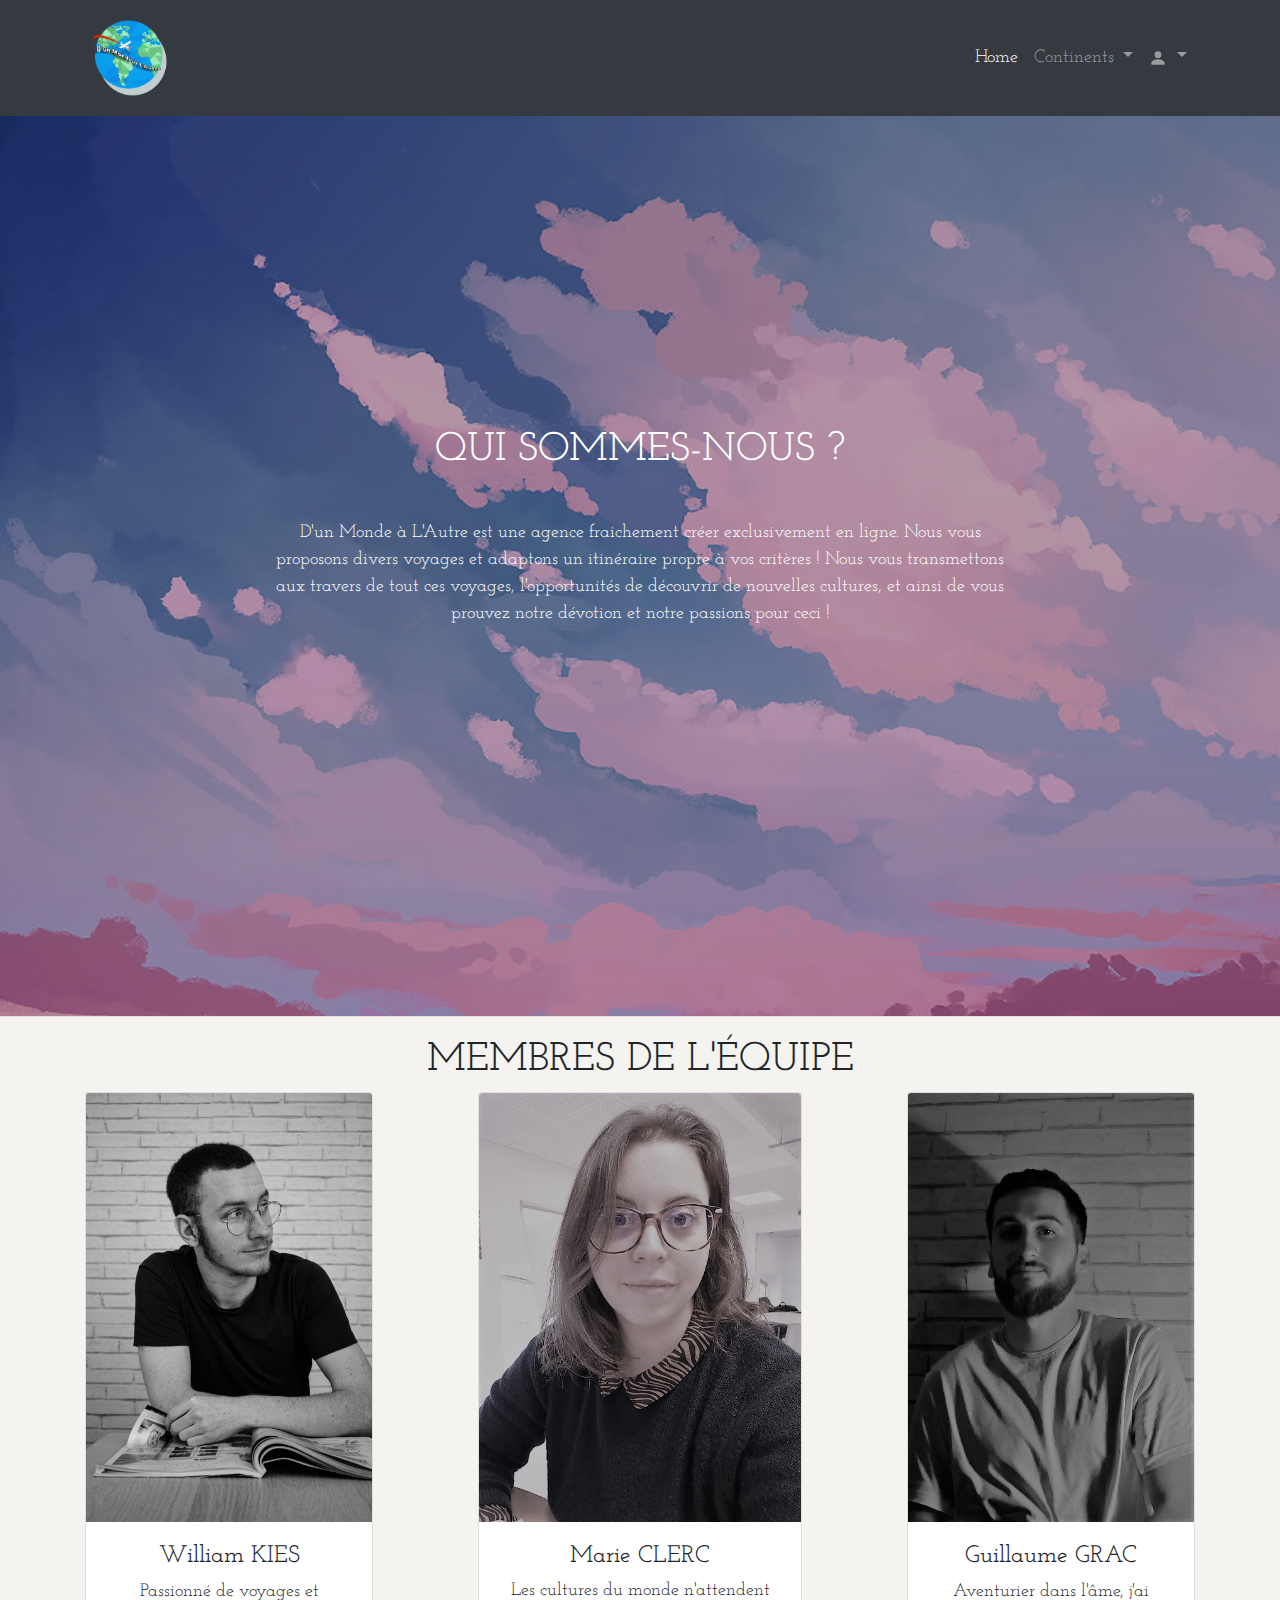
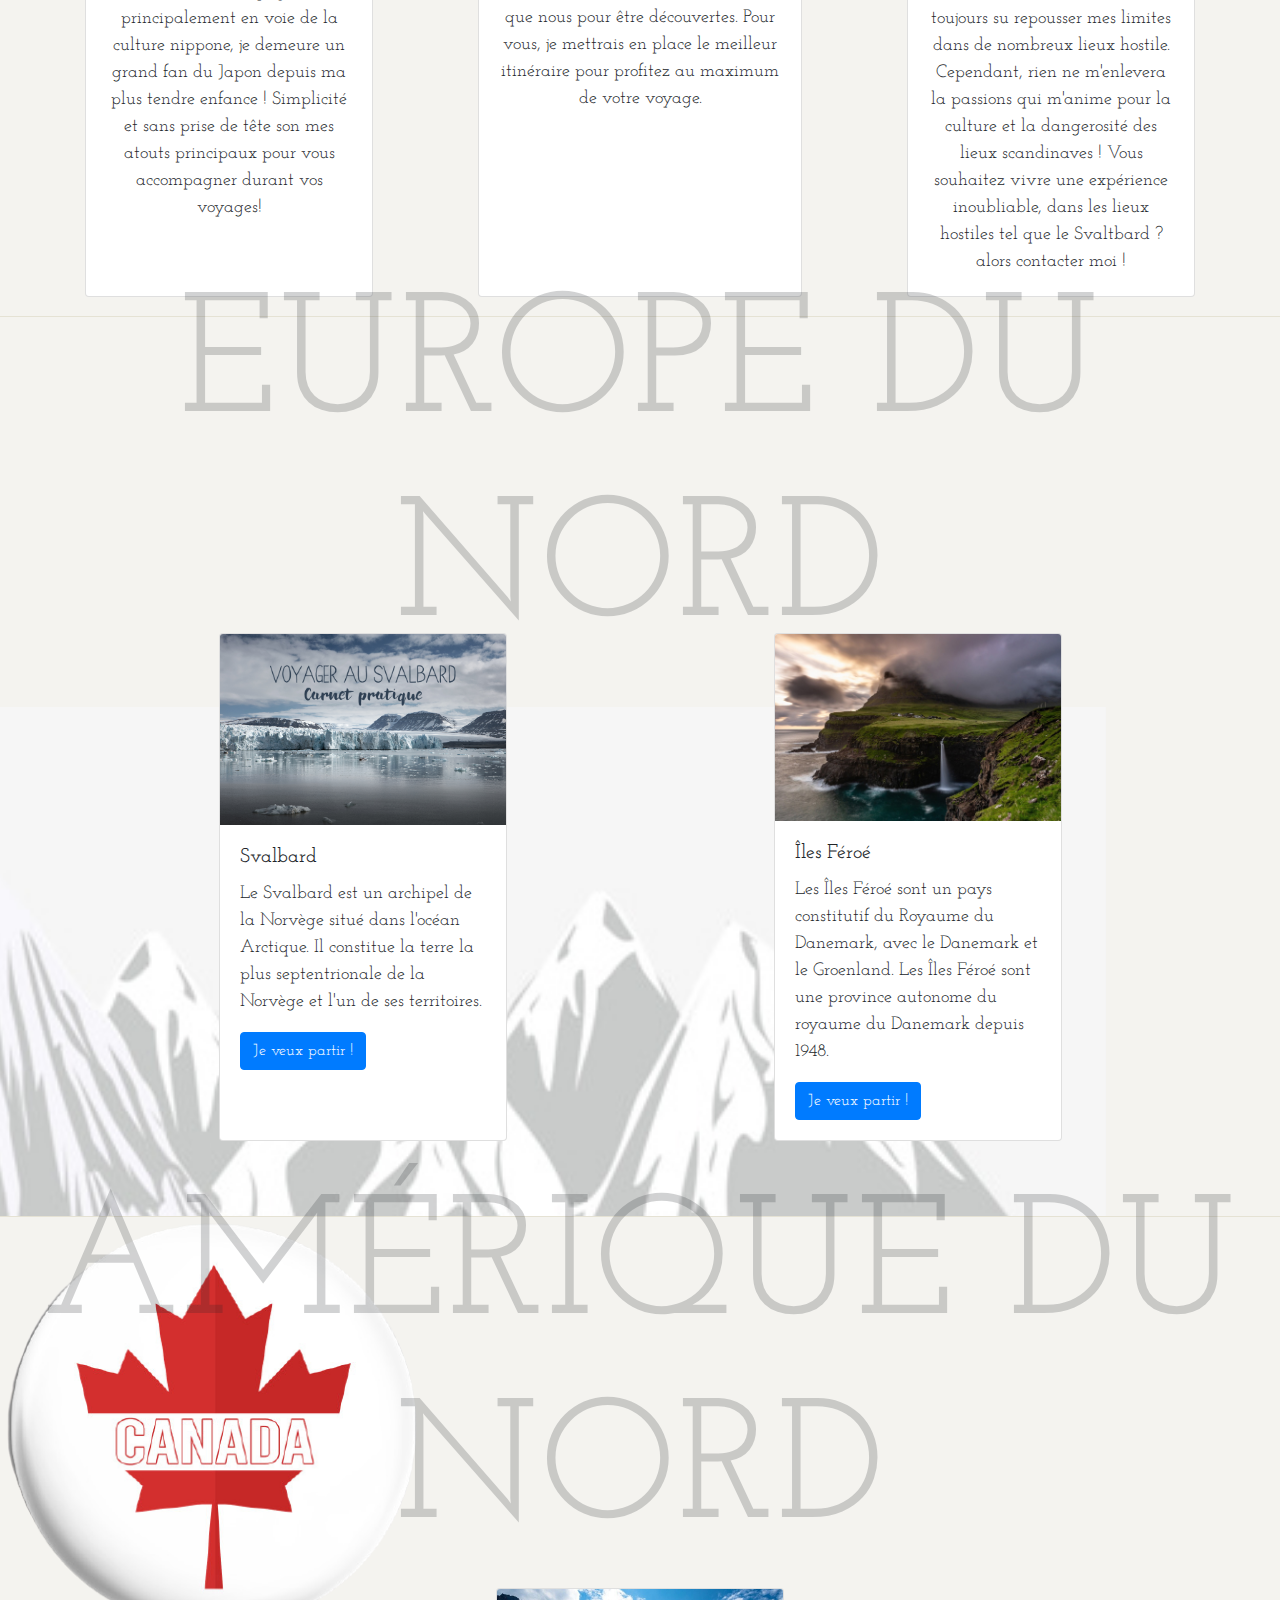
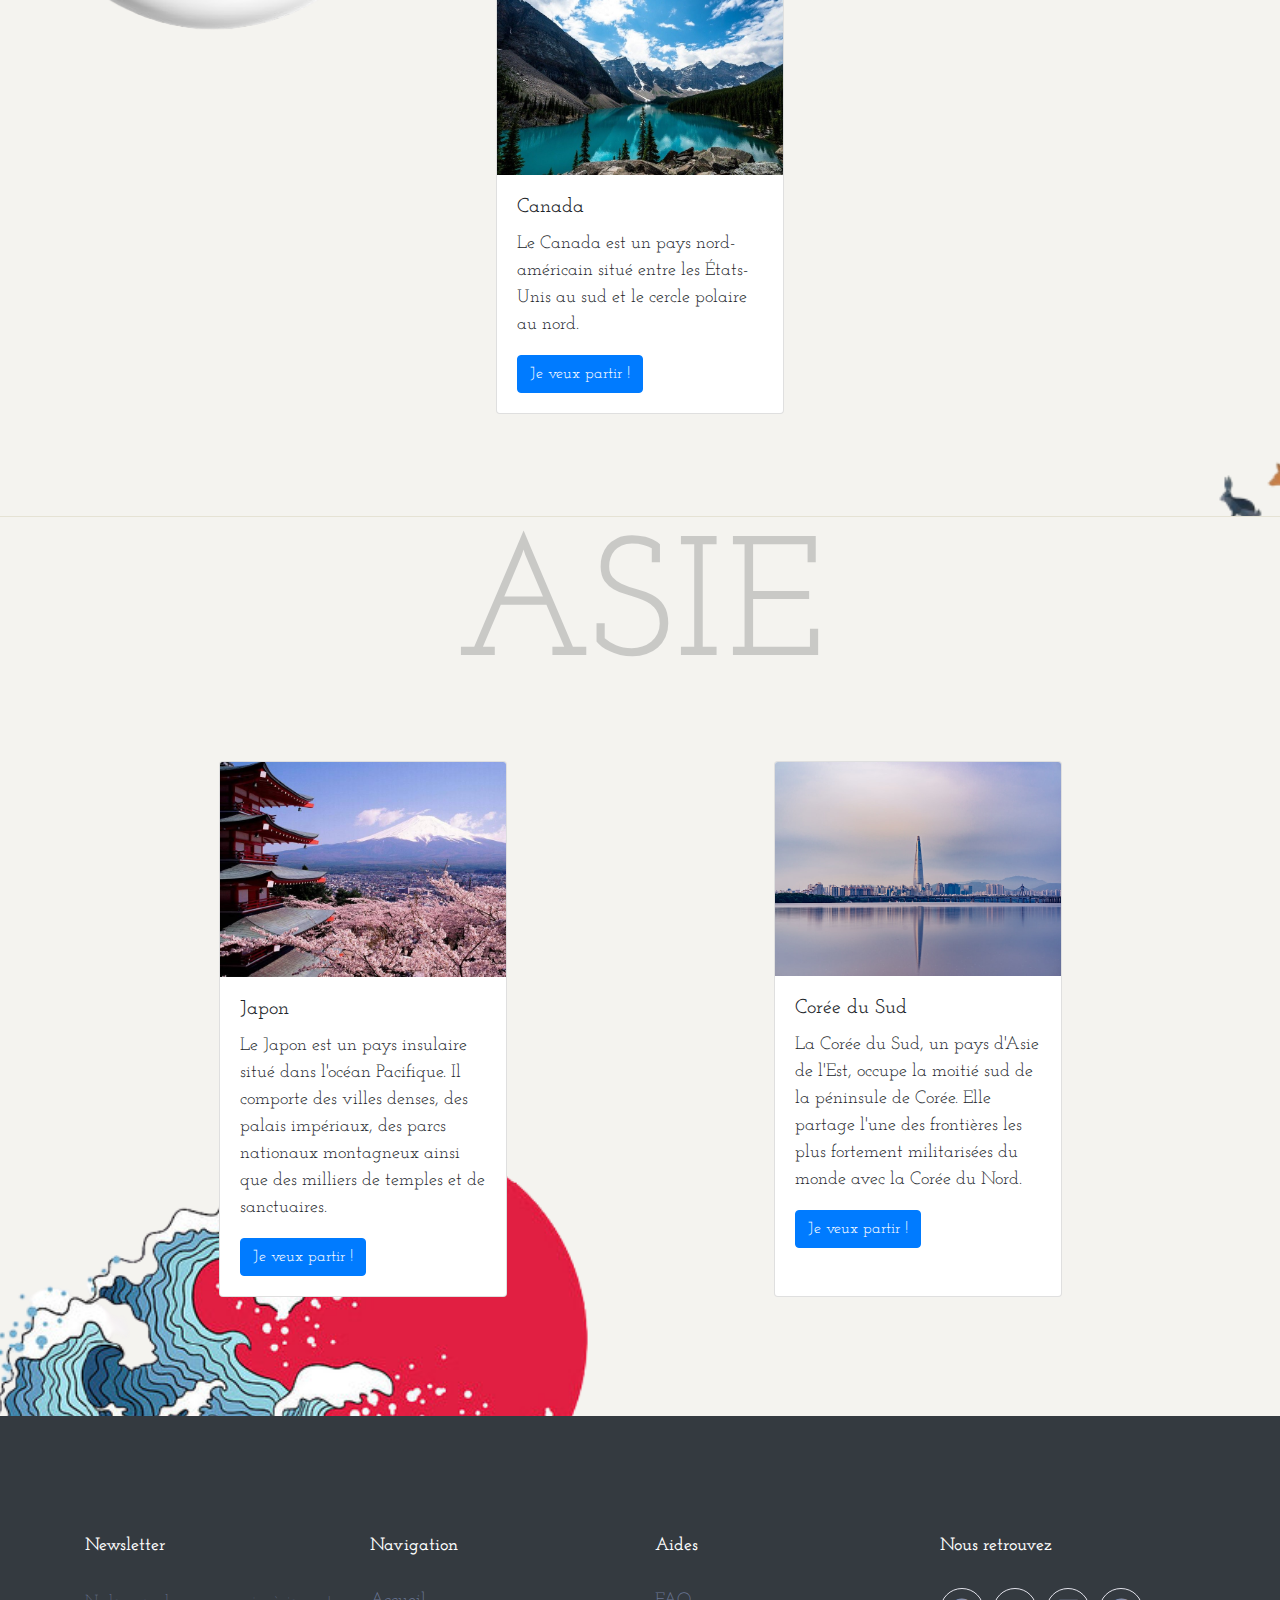
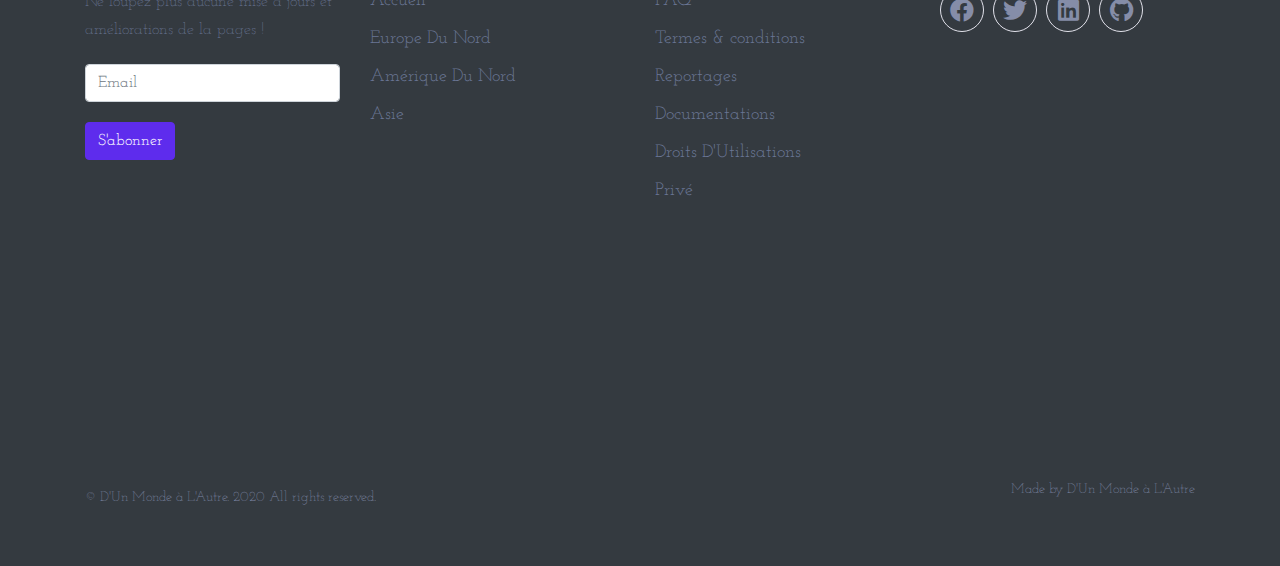
<file: index.html>
<!DOCTYPE html>
<html lang="fr" dir="ltr">
  <head>
    <meta charset="utf-8">
    <title>D'un Monde à l'Autre</title>
    <!-- CSS -->
    <link rel="stylesheet" href="css/bootstrap.min.css">
    <link rel="stylesheet" href="css/voyages.css">
    <link rel="stylesheet" href="https://cdnjs.cloudflare.com/ajax/libs/font-awesome/5.14.0/css/all.min.css">
    <link rel="shortcut icon" href="images/favicon.ico">
  </head>
  <body>

    <!-- Header -->
    <header>
      <!-- Navbar -->
      <nav class="navbar navbar-expand-lg navbar-dark bg-dark">
        <section class="container">
          <a class="navbar-brand" href="#"><img src="images/Logo.svg" alt="Logo header" width="90"></a>
          <button class="navbar-toggler" type="button" data-toggle="collapse" data-target="#navbarResponsive" aria-controls="navbarResponsive" aria-expanded="false" aria-label="Toggle navigation">
            <span class="navbar-toggler-icon"></span>
          </button>
          <section class="collapse navbar-collapse" id="navbarResponsive">
            <ul class="navbar-nav ml-auto">
              <li class="nav-item active"><a class="nav-link" href="#">Home<span class="sr-only">(current)</span></a></li>
              <li class="nav-item dropdown">
                <a class="nav-link dropdown-toggle navbarDropdownMenuLink" href="#" role="button" data-toggle="dropdown" aria-haspopup="true" aria-expanded="false">
                  Continents
                </a>
                <section class="dropdown-menu">
                  <a class="dropdown-item" href="#europe">Europe du Nord</a>
                  <a class="dropdown-item" href="#amerique">Amérique du Nord</a>
                  <a class="dropdown-item" href="#asie">Asie</a>
                </section>
              </li>
              <li class="nav-item dropdown">
                <a class="nav-link dropdown-toggle navbarDropdownMenuLink" href="#" role="button" data-toggle="dropdown" aria-haspopup="true" aria-expanded="false">
                  <svg width="1em" height="1em" viewBox="0 0 16 16" class="bi bi-person-fill" fill="currentColor" xmlns="http://www.w3.org/2000/svg">
                    <path fill-rule="evenodd" d="M3 14s-1 0-1-1 1-4 6-4 6 3 6 4-1 1-1 1H3zm5-6a3 3 0 1 0 0-6 3 3 0 0 0 0 6z"/>
                  </svg>
                </a>
                <section class="dropdown-menu">
                  <a class="dropdown-item" href="#europe">Guillaume</a>
                  <a class="dropdown-item" href="#amerique">Marie</a>
                  <a class="dropdown-item" href="#asie">William</a>
                </section>
              </li>
            </ul>
          </section>
        </section>
      </nav>
    </header>

    <!-- Infos page -->
    <main>
      <article>
        <section class="main-info-section container-fluid">
          <h1>Qui sommes-nous ?</h1>
          <p>D'un Monde à L'Autre est une agence fraichement créer exclusivement
          en ligne. Nous vous proposons divers voyages et adaptons un itinéraire
          propre à vos critères ! Nous vous transmettons aux travers de tout ces
          voyages, l'opportunités de découvrir de nouvelles cultures, et ainsi de
          vous prouvez notre dévotion et notre passions pour ceci !</p>
        </section>
      </article>
    </main>

    <!-- Ancre Présentation du groupe -->
    <section class="about-us container-fluid">
      <h1>Membres de l'équipe</h1>
      <section class="about-card container">

        <!-- William -->
        <section class="card" style="width: 18rem;">
          <img src="images/william-profile.svg" class="card-img-top img-fluid" alt="William KIES">
          <section class="card-body">
            <h4>William KIES</h4>
            <p class="card-text">Passionné de voyages et principalement en voie
            de la culture nippone, je demeure un grand fan du Japon depuis ma plus
            tendre enfance ! Simplicité et sans prise de tête son mes atouts
            principaux pour vous accompagner durant vos voyages!</p>
          </section>
        </section>

        <!-- Marie -->
        <section class="card" style="width: 20.2rem;">
          <img src="images/marie-profile.svg" class="card-img-top img-fluid" alt="Marie CLERC">
          <section class="card-body">
            <h4>Marie CLERC</h4>
            <p class="card-text">Les cultures du monde n'attendent que nous pour être découvertes.
            Pour vous, je mettrais en place le meilleur itinéraire pour profitez au maximum de votre voyage.</p>
          </section>
        </section>

        <!-- Guillaume -->
        <section class="card" style="width: 18rem;">
          <img src="images/guillaume-profile.svg" class="card-img-top img-fluid" alt="Gullaume GRAC">
          <section class="card-body">
            <h4>Guillaume GRAC</h4>
            <p class="card-text">Aventurier dans l'âme, j'ai toujours su repousser
            mes limites dans de nombreux lieux hostile. Cependant, rien ne m'enlevera
            la passions qui m'anime pour la culture et la dangerosité des lieux scandinaves !
            Vous souhaitez vivre une expérience inoubliable, dans les lieux hostiles
            tel que le Svaltbard ? alors contacter moi !</p>
          </section>
        </section>
      </section>
    </section>

    <!-- Ancre Europe du Nord -->
    <section class="north-europ container-fluid" id="europe">
      <h1>Europe du Nord</h1>
      <section class="europ-info container">

        <!-- Svalbard -->
        <section class="card" style="width: 18rem;">
          <img src="images/svalbard-logo.svg" class="card-img-top" alt="Svalbard">
          <section class="card-body">
            <h5 class="card-title">Svalbard</h5>
            <p class="card-text">Le Svalbard est un archipel de la Norvège situé dans l'océan Arctique.
            Il constitue la terre la plus septentrionale de la Norvège et l'un de ses territoires.</p>
            <a href="voyages/voyage1.html" class="btn btn-primary">Je veux partir !</a>
          </section>
        </section>

        <!-- Danemark -->
        <section class="card" style="width: 18rem;">
          <img src="images/feroe-logo.svg" class="card-img-top" alt="Svalbard">
          <section class="card-body">
            <h5 class="card-title">Îles Féroé</h5>
            <p class="card-text">Les Îles Féroé sont un pays constitutif du Royaume du Danemark,
            avec le Danemark et le Groenland. Les Îles Féroé sont une province autonome du royaume du Danemark depuis 1948.</p>
            <a href="voyages/voyage2.html" class="btn btn-primary">Je veux partir !</a>
          </section>
        </section>
      </section>
    </section>

    <!-- Ancre Amérique du Nord -->
    <section class="north-america container-fluid" id="amerique">
      <h1>Amérique du Nord</h1>
      <section class="america-info container">

        <!-- Canada -->
        <section class="card" style="width: 18rem;">
          <img src="images/canada-logo.svg" class="card-img-top" alt="Svalbard">
          <section class="card-body">
            <h5 class="card-title">Canada</h5>
            <p class="card-text">Le Canada est un pays nord-américain situé entre les États-Unis au sud et le cercle polaire au nord.</p>
            <a href="voyages/voyage5.html" class="btn btn-primary">Je veux partir !</a>
          </section>
        </section>
      </section>
    </section>

    <!-- Ancre Asie -->
    <section class="asia container-fluid" id="asie">
      <h1>Asie</h1>
      <section class="asia-info container">

        <!-- Japon -->
        <section class="card" style="width: 18rem;">
          <img src="images/japan-logo.svg" class="card-img-top" alt="Japon">
          <section class="card-body">
            <h5 class="card-title">Japon</h5>
            <p class="card-text">Le Japon est un pays insulaire situé dans l'océan Pacifique. Il comporte des villes denses, des palais impériaux,
            des parcs nationaux montagneux ainsi que des milliers de temples et de sanctuaires.</p>
            <a href="voyages/voyage3.html" class="btn btn-primary">Je veux partir !</a>
          </section>
        </section>

        <!-- Corée du Sud -->
        <section class="card" style="width: 18rem;">
          <img src="images/korean-logo.svg" class="card-img-top" alt="Corée du Sud">
          <section class="card-body">
            <h5 class="card-title">Corée du Sud</h5>
            <p class="card-text">La Corée du Sud, un pays d'Asie de l'Est, occupe la moitié sud de la péninsule de Corée. Elle partage l'une des
            frontières les plus fortement militarisées du monde avec la Corée du Nord.</p>
            <a href="voyages/voyage4.html" class="btn btn-primary">Je veux partir !</a>
          </section>
        </section>
      </section>
    </section>

    <!-- Footer -->
    <footer class="new_footer_area bg-dark">
      <section class="new_footer_top">
        <section class="container">
          <section class="row">
            <section class="col-lg-3 col-md-6">
              <section class="f_widget company_widget wow fadeInLeft" data-wow-delay="0.2s" style="visibility: visible; animation-delay: 0.2s; animation-name: fadeInLeft;">
                <h3 class="f-title f_600 t_color f_size_18">Newsletter</h3>
                <p>Ne loupez plus aucune mise à jours et améliorations de la pages !</p>
                <form action="#" class="f_subscribe_two mailchimp" method="post">
                  <input type="text" name="EMAIL" class="form-control memail" placeholder="Email" required>
                  <button class="btn btn_get btn_get_two footer-button" type="submit">S'abonner</button>
                  <p class="mchimp-errmessage" style="display: none;"></p>
                  <p class="mchimp-sucmessage" style="display: none;"></p>
                </form>
              </section>
            </section>
            <section class="col-lg-3 col-md-6">
              <section class="f_widget about-widget pl_70 wow fadeInLeft" data-wow-delay="0.4s" style="visibility: visible; animation-delay: 0.4s; animation-name: fadeInLeft;">
                <h3 class="f-title f_600 t_color f_size_18">Navigation</h3>
                <ul class="list-unstyled f_list">
                  <li><a class="footer-a" href="#">Accueil</a></li>
                  <li><a class="footer-a" href="#europe">Europe Du Nord</a></li>
                  <li><a class="footer-a" href="#amerique">Amérique Du Nord</a></li>
                  <li><a class="footer-a" href="#asie">Asie</a></li>
                </ul>
              </section>
            </section>
            <section class="col-lg-3 col-md-6">
              <section class="f_widget about-widget pl_70 wow fadeInLeft" data-wow-delay="0.6s" style="visibility: visible; animation-delay: 0.6s; animation-name: fadeInLeft;">
                <h3 class="f-title f_600 t_color f_size_18">Aides</h3>
                <ul class="list-unstyled f_list">
                  <li><a class="footer-a">FAQ</a></li>
                  <li><a class="footer-a">Termes &amp; conditions</a></li>
                  <li><a class="footer-a">Reportages</a></li>
                  <li><a class="footer-a">Documentations</a></li>
                  <li><a class="footer-a">Droits D'Utilisations</a></li>
                  <li><a class="footer-a">Privé</a></li>
                </ul>
              </section>
            </section>
            <section class="col-lg-3 col-md-6">
              <section class="f_widget social-widget pl_70 wow fadeInLeft" data-wow-delay="0.8s" style="visibility: visible; animation-delay: 0.8s; animation-name: fadeInLeft;">
                <h3 class="f-title f_600 t_color f_size_18">Nous retrouvez</h3>
                <section class="f_social_icon">
                  <a class="fab fa-facebook footer-a"></a>
                  <a class="fab fa-twitter footer-a"></a>
                  <a class="fab fa-linkedin footer-a"></a>
                  <a class="fab fa-github footer-a"></a>
                </section>
              </section>
            </section>
          </section>
        </section>
        <section class="footer_bg">
          <section class="footer_bg_one"></section>
          <section class="footer_bg_two"></section>
        </section>
      </section>
      <section class="footer_bottom">
        <section class="container">
          <section class="row align-items-center">
            <section class="col-lg-6 col-sm-7">
              <p class="mb-0 f_400">© D'Un Monde à L'Autre. 2020 All rights reserved.</p>
            </section>
            <section class="col-lg-6 col-sm-5 text-right">
              <p>Made <i class="icon_heart"></i> by <a id="name">D'Un Monde à L'Autre</a></p>
            </section>
          </section>
        </section>
      </section>
    </footer>

    <!-- JS -->
    <script src="https://code.jquery.com/jquery-3.5.1.slim.min.js" integrity="sha384-DfXdz2htPH0lsSSs5nCTpuj/zy4C+OGpamoFVy38MVBnE+IbbVYUew+OrCXaRkfj" crossorigin="anonymous"></script>
    <script src="https://cdn.jsdelivr.net/npm/popper.js@1.16.1/dist/umd/popper.min.js" integrity="sha384-9/reFTGAW83EW2RDu2S0VKaIzap3H66lZH81PoYlFhbGU+6BZp6G7niu735Sk7lN" crossorigin="anonymous"></script>
    <script src="https://cdn.jsdelivr.net/npm/bootstrap@4.5.3/dist/js/bootstrap.min.js" integrity="sha384-w1Q4orYjBQndcko6MimVbzY0tgp4pWB4lZ7lr30WKz0vr/aWKhXdBNmNb5D92v7s" crossorigin="anonymous"></script>
  </body>
</html>
</file>
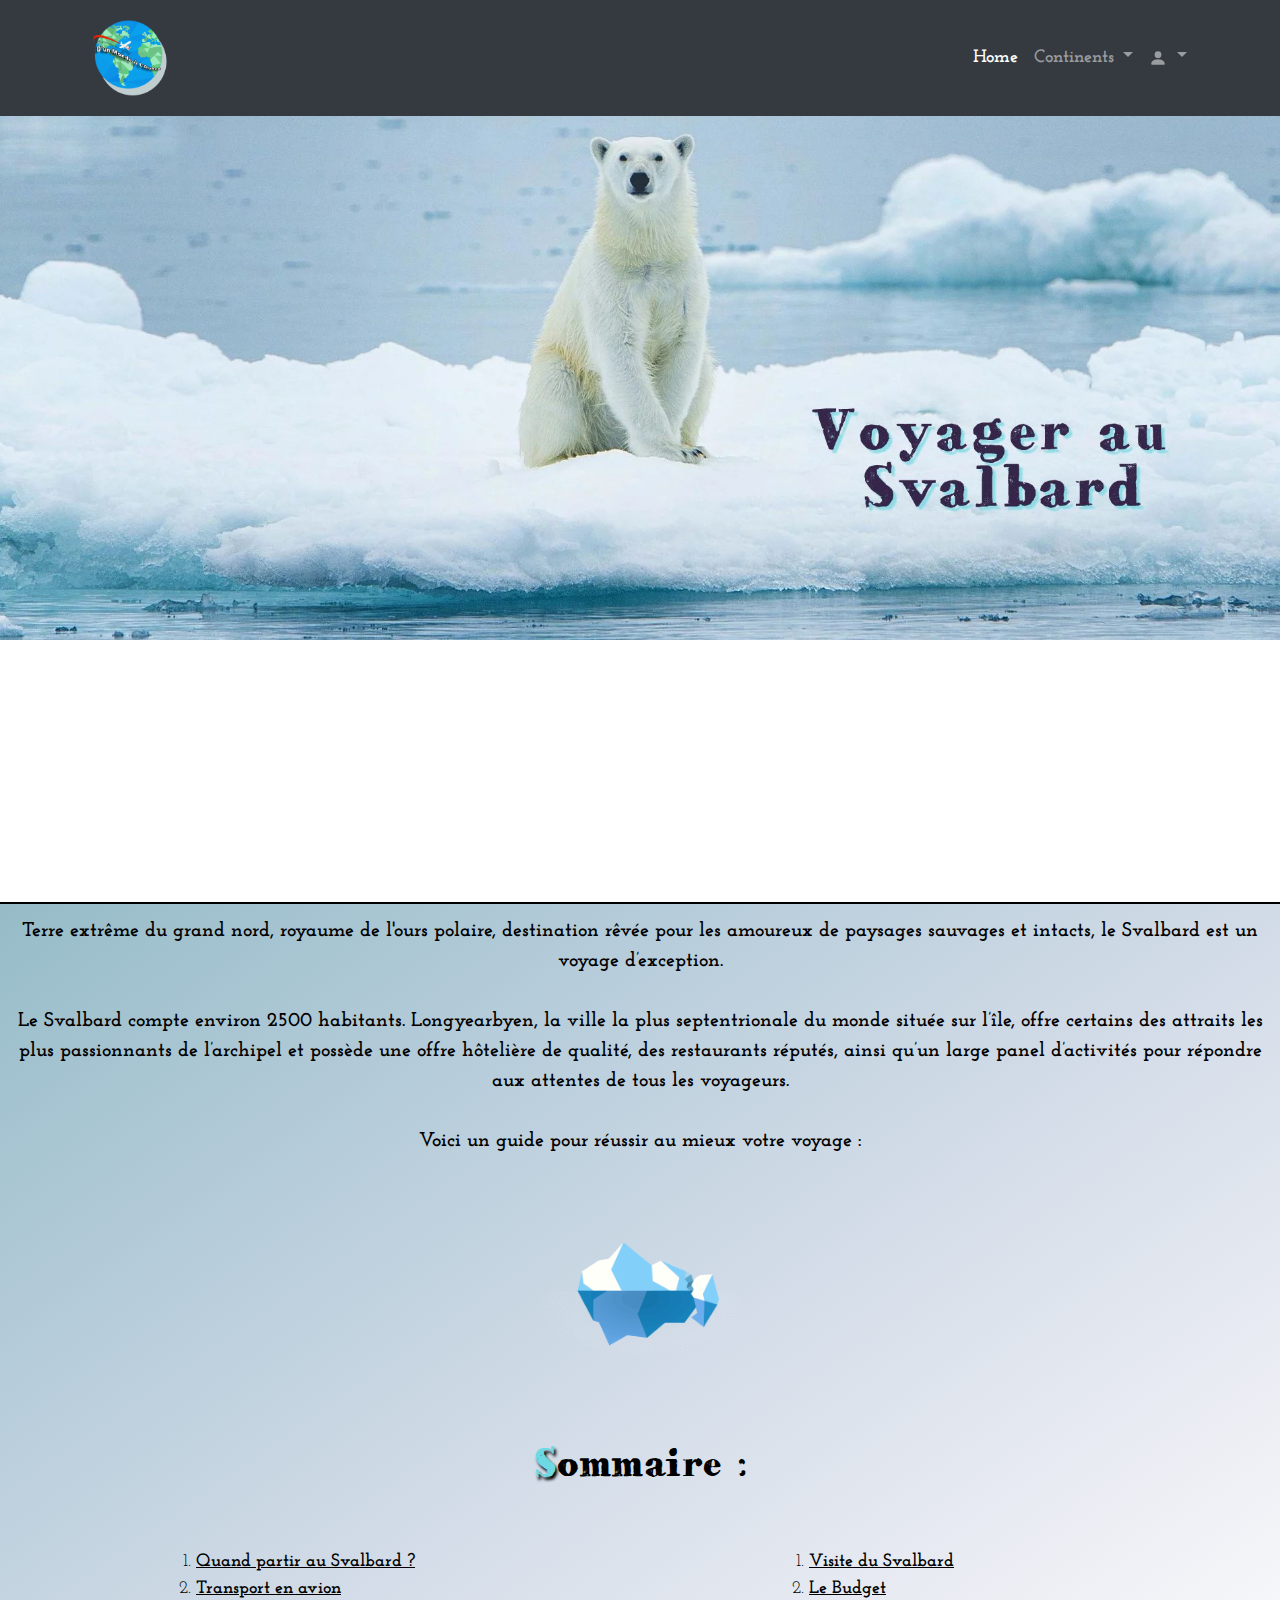
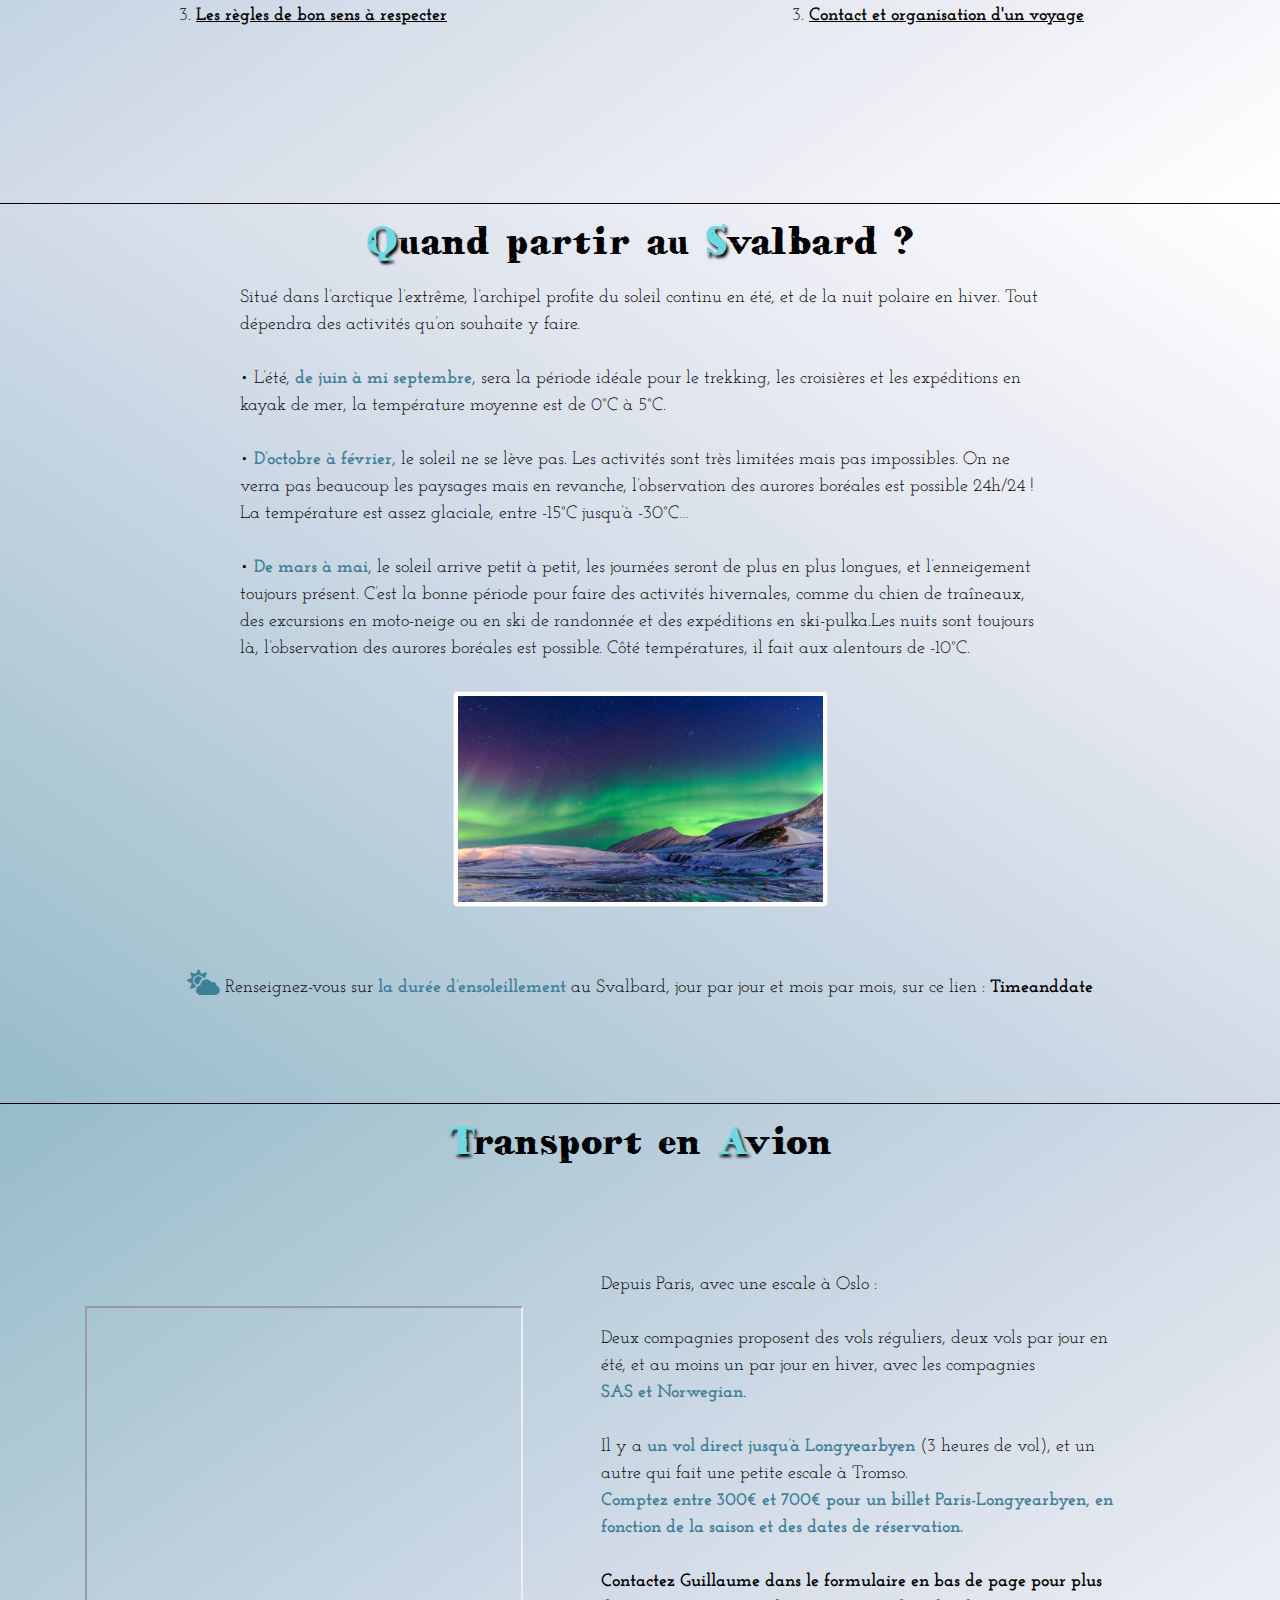
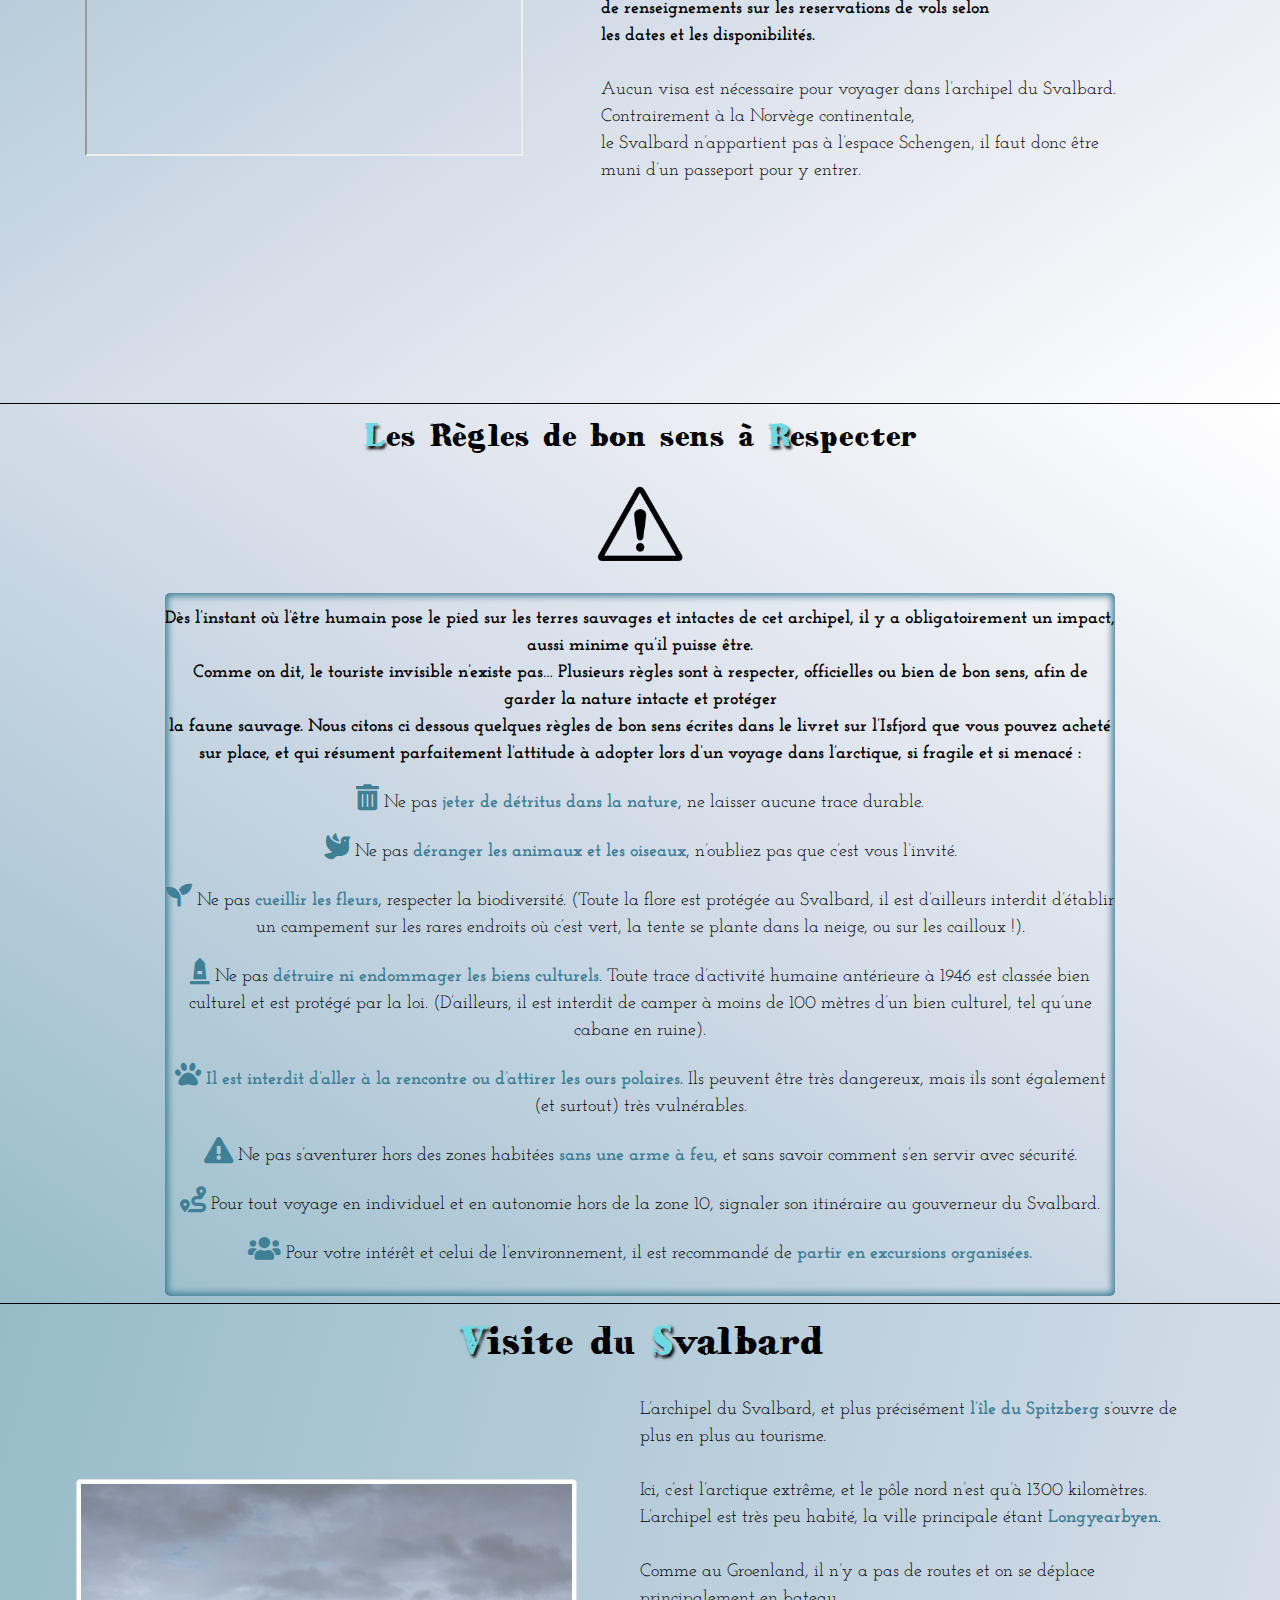
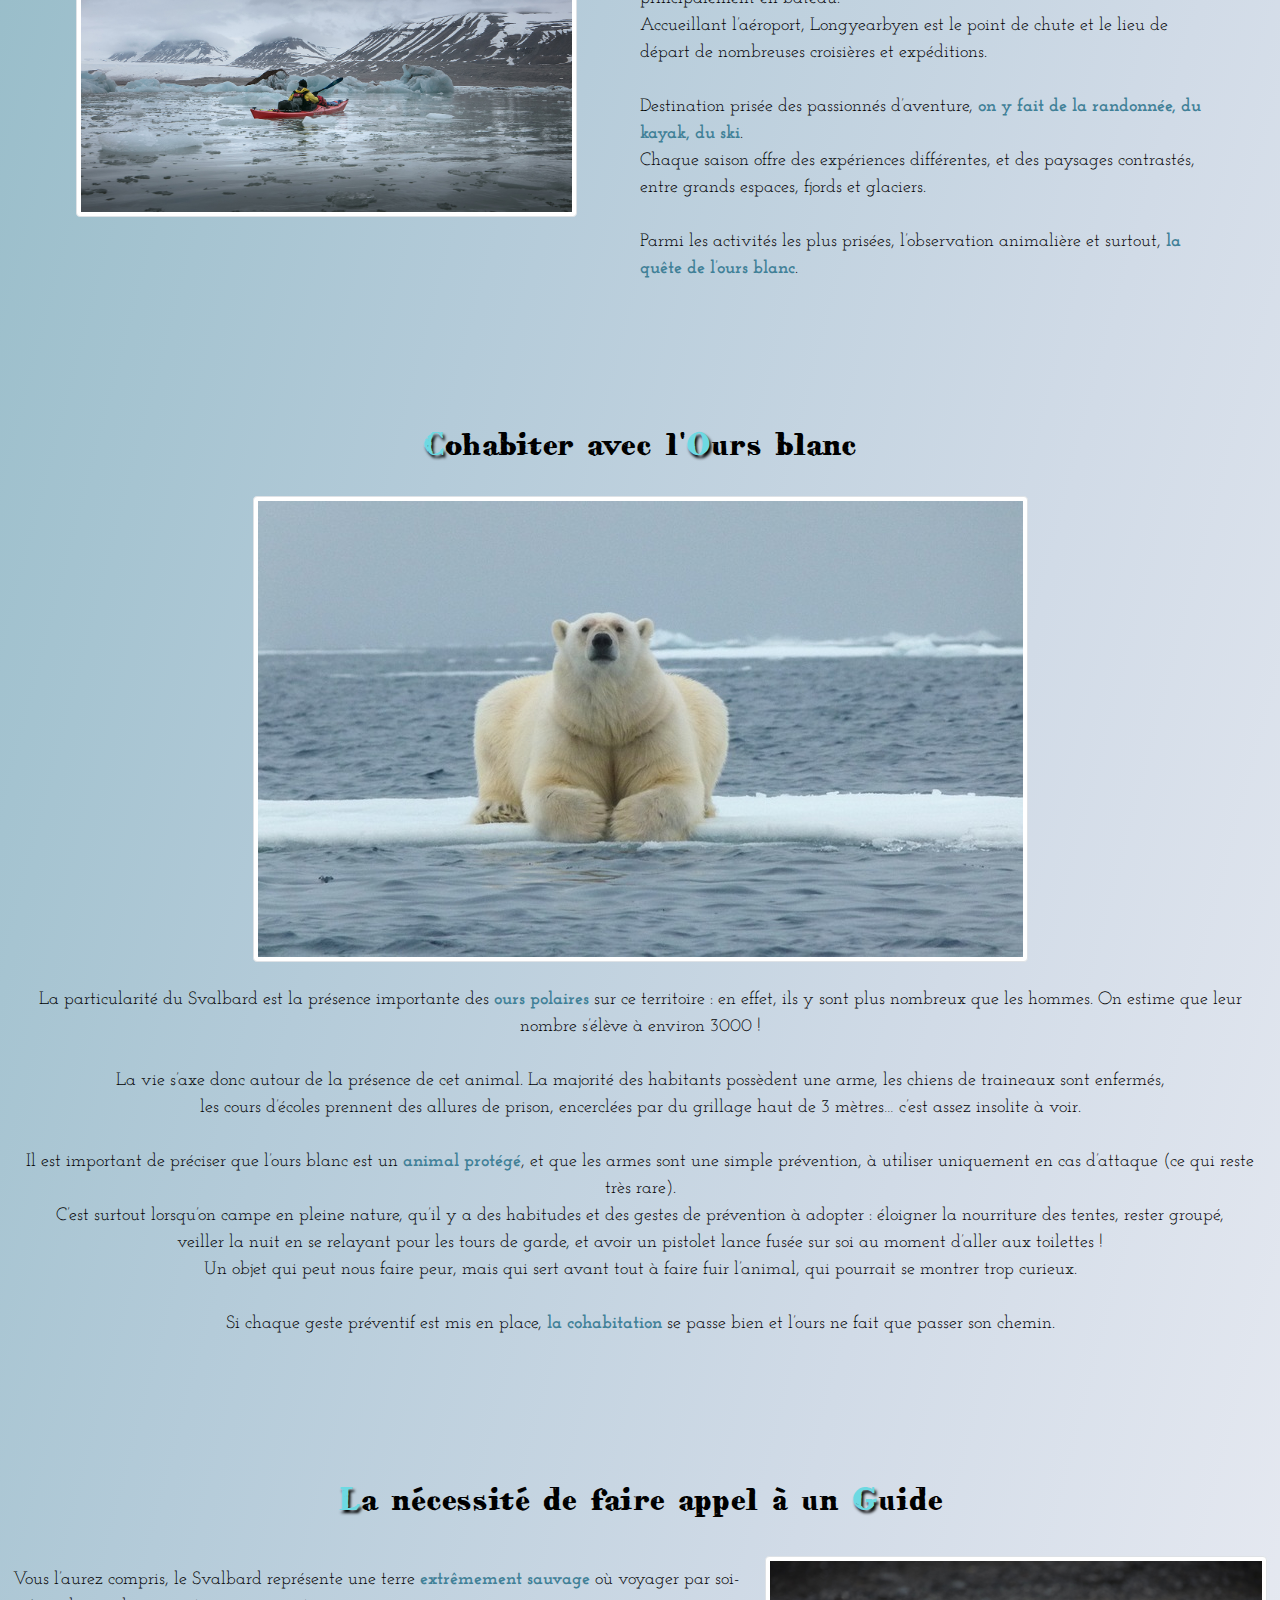
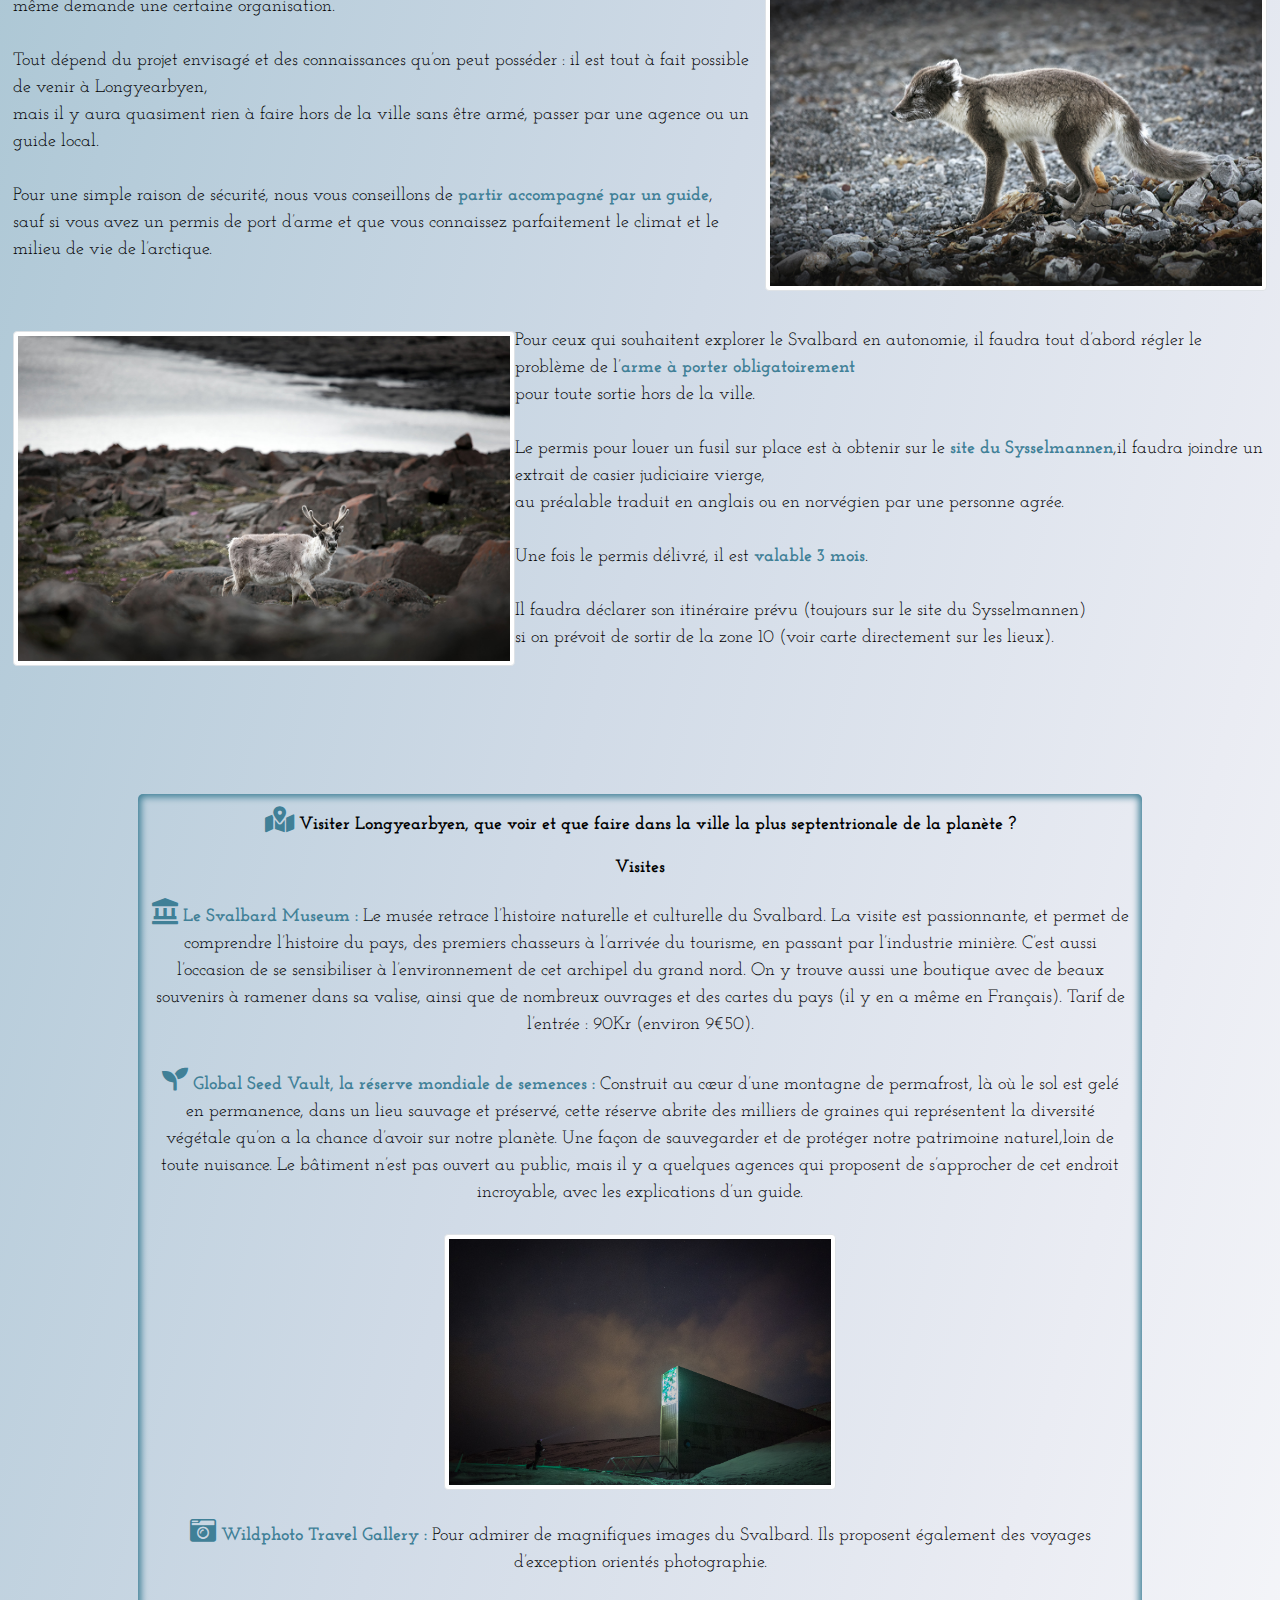
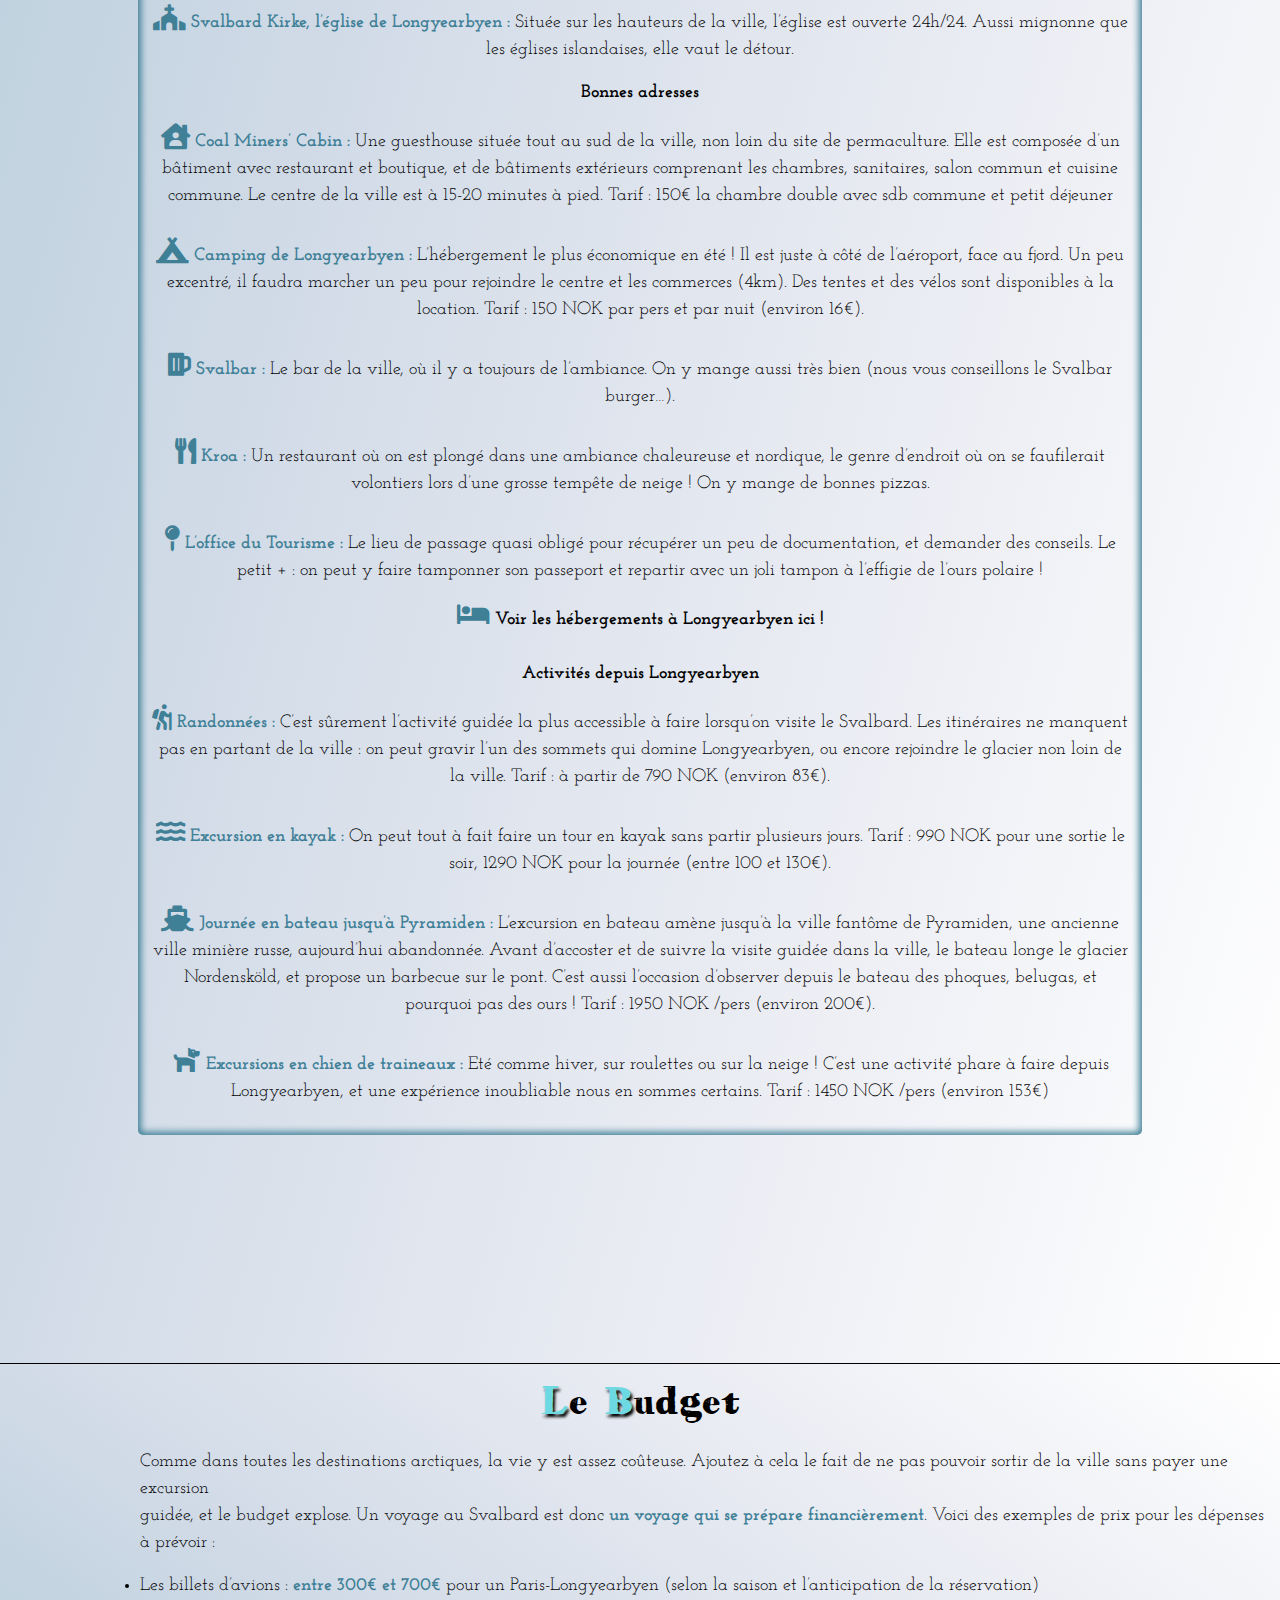
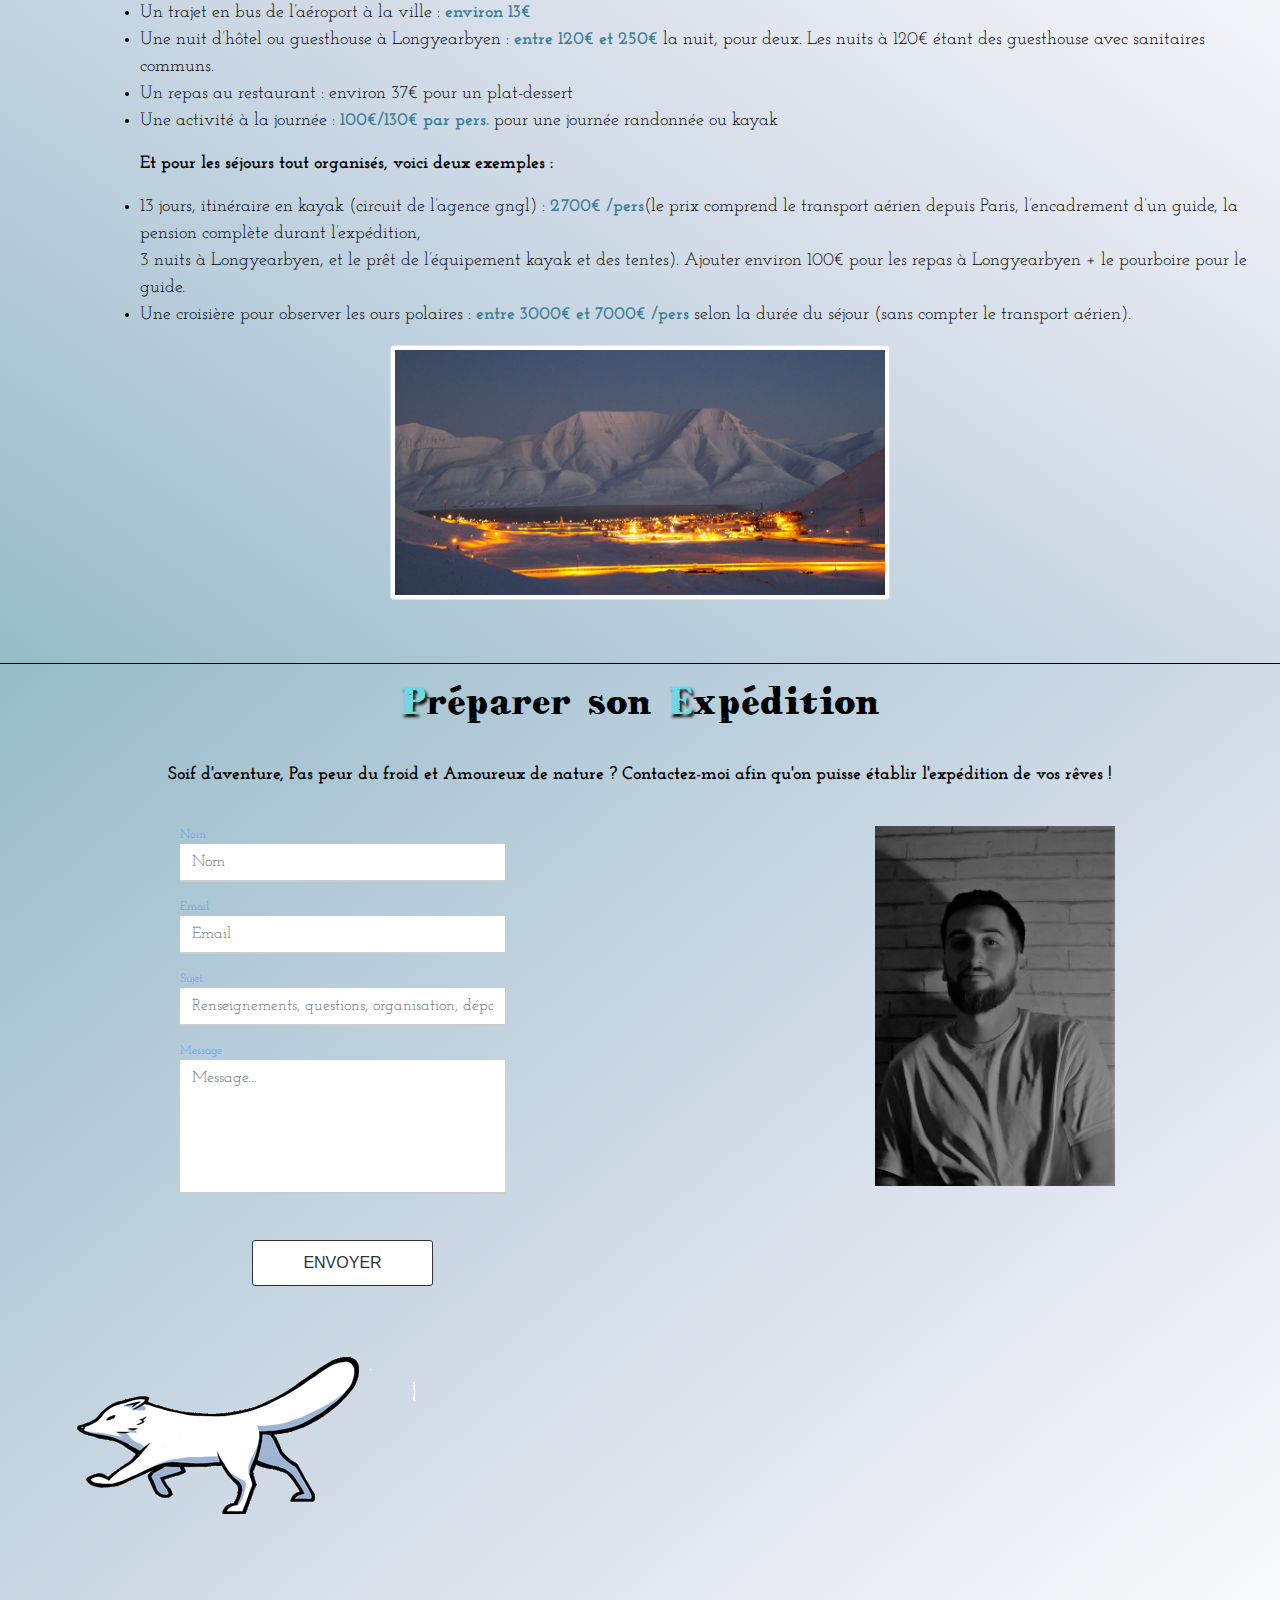
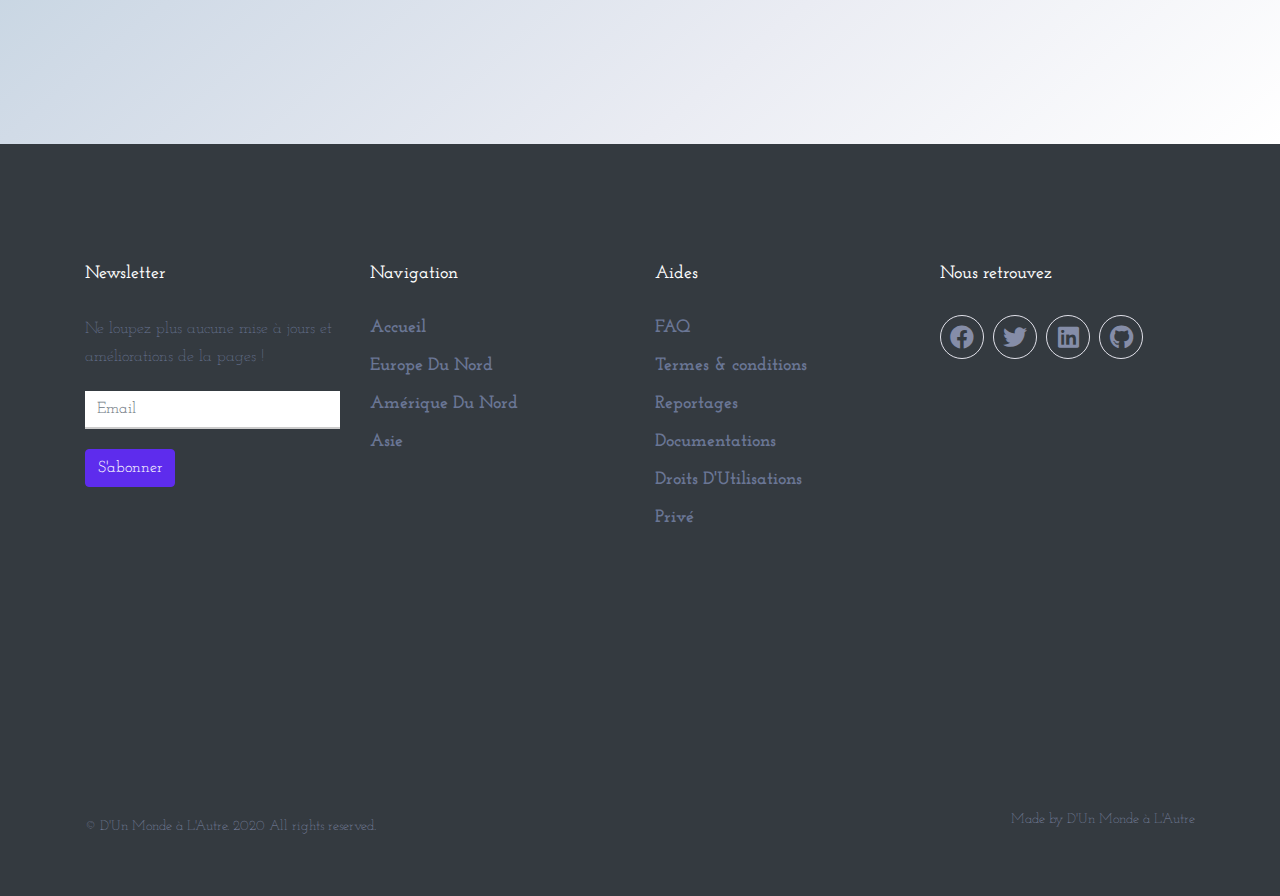
<file: voyages/voyage1.html>
<!DOCTYPE html>
<html lang="fr" dir="ltr">
  <head>
    <meta charset="utf-8">
    <title>Svalbard, un voyage polaire</title>
    <!-- CSS -->
    <link rel="stylesheet" href="https://cdnjs.cloudflare.com/ajax/libs/font-awesome/5.14.0/css/all.min.css">
    <link rel="stylesheet" href="../css/bootstrap.min.css">
    <link rel="stylesheet" href="../css/voyage1.css">
    <link rel="stylesheet" href="../css/voyages.css">
    <link rel="shortcut icon" href="../images/favicon.ico">
  </head>
  <body>

  <!-- Header -->
  <header>
    <!-- Navbar -->
    <nav class="navbar navbar-expand-lg navbar-dark bg-dark">
      <section class="container">
        <a class="navbar-brand" href="#"><img src="../images/Logo.svg" alt="Logo header" width="90"></a>
        <button class="navbar-toggler" type="button" data-toggle="collapse" data-target="#navbarResponsive" aria-controls="navbarResponsive" aria-expanded="false" aria-label="Toggle navigation">
          <span class="navbar-toggler-icon"></span>
        </button>
        <section class="collapse navbar-collapse" id="navbarResponsive">
          <ul class="navbar-nav ml-auto">
            <li class="nav-item active"><a class="nav-link" href="#">Home<span class="sr-only">(current)</span></a></li>
            <li class="nav-item dropdown">
              <a class="nav-link dropdown-toggle navbarDropdownMenuLink" href="#" role="button" data-toggle="dropdown" aria-haspopup="true" aria-expanded="false">
                Continents
              </a>
              <section class="dropdown-menu">
                <a class="dropdown-item" href="../index.html#europe">Europe du Nord</a>
                <a class="dropdown-item" href="../index.html#amerique">Amérique du Nord</a>
                <a class="dropdown-item" href="../index.html#asie">Asie</a>
              </section>
            </li>
            <li class="nav-item dropdown">
              <a class="nav-link dropdown-toggle navbarDropdownMenuLink" href="#" role="button" data-toggle="dropdown" aria-haspopup="true" aria-expanded="false">
                <svg width="1em" height="1em" viewBox="0 0 16 16" class="bi bi-person-fill" fill="currentColor" xmlns="http://www.w3.org/2000/svg">
                  <path fill-rule="evenodd" d="M3 14s-1 0-1-1 1-4 6-4 6 3 6 4-1 1-1 1H3zm5-6a3 3 0 1 0 0-6 3 3 0 0 0 0 6z"/>
                </svg>
              </a>
              <section class="dropdown-menu">
                <a class="dropdown-item" href="../index.html#europe">Guillaume</a>
                <a class="dropdown-item" href="../index.html#amerique">Marie</a>
                <a class="dropdown-item" href="../index.html#asie">William</a>
              </section>
            </li>
          </ul>
        </section>
      </section>
    </nav>
  </header>

  <!-- Main -->
  <main>
    <section class="container-fluid" id="accueil"></section>
    <section id="intro" class="container-fluid">
      <p id="intro-text"><b>Terre extrême du grand nord, royaume de l'ours polaire, destination rêvée pour les amoureux de paysages sauvages et intacts, le Svalbard est un voyage d’exception.
      <br><br>Le Svalbard compte environ 2500 habitants. Longyearbyen, la ville la plus septentrionale du monde située sur l’île, offre certains des attraits les plus passionnants de l’archipel
      et possède une offre hôtelière de qualité, des restaurants réputés, ainsi qu’un large panel d’activités pour répondre aux attentes de tous les voyageurs.
      <br><br>Voici un guide pour réussir au mieux votre voyage :</b></p>
      <img class="img-fluid" id="iceberg" src="../images/iceberg.gif" alt="Iceberg">
      <h1><span class="span-titres">S</span>ommaire :</h1>
      <br>
      <section id="sommaire">
        <section class="sommaire">
          <ol>
            <li><a href="#quand-partir"><u>Quand partir au Svalbard ?</u></a></li>
            <li><a href="#transport-avion"><u>Transport en avion</u></a></li>
            <li><a href="#regles-bon-sens"><u>Les règles de bon sens à respecter</u></a></li>
          </ol>
        </section>

        <section class="sommaire">
          <ol>
            <li><a href="#visite-svalbard"><u>Visite du Svalbard</u></a></li>
            <li><a href="#budget"><u>Le Budget</u></a></li>
            <li><a href="#contact-form"><u>Contact et organisation d'un voyage</u></a></li>
          </ol>
        </section>
      </section>
    </section>

    <section class="section-vh container-fluid" id="quand-partir">
      <h1><span class="span-titres">Q</span>uand partir au <span class="span-titres">S</span>valbard ?</h1>
      <section id="quand-text">
        <p>Situé dans l’arctique l’extrême, l’archipel profite du soleil continu en été, et de la nuit polaire en hiver. Tout dépendra des activités qu’on souhaite y faire.
        <br><br>• L’été, <span class="span-text">de juin à mi septembre</span>, sera la période idéale pour le trekking, les croisières et les expéditions en kayak de mer, la température moyenne est de 0°C à 5°C.
        <br><br>• <span class="span-text">D’octobre à février</span>, le soleil ne se lève pas. Les activités sont très limitées mais pas impossibles. On ne verra pas beaucoup les paysages mais en revanche, l’observation
        des aurores boréales est possible 24h/24 ! La température est assez glaciale, entre -15°C jusqu’à -30°C…
        <br><br>• <span class="span-text">De mars à mai</span>, le soleil arrive petit à petit, les journées seront de plus en plus longues, et l’enneigement toujours présent. C’est la bonne période pour faire des activités
        hivernales, comme du chien de traîneaux, des excursions en moto-neige ou en ski de randonnée et des expéditions en ski-pulka.Les nuits sont toujours là, l’observation des aurores boréales est possible.
        Côté températures, il fait aux alentours de -10°C.</p>
      </section>

      <section id="quand-lien">
        <img class="img-thumbnail img-fluid" id="aurore" src="../images/aurore.jpg" alt="Aurore boréale">
        <p><i class="fas fa-cloud-sun"></i> Renseignez-vous sur <span class="span-text">la durée d’ensoleillement</span> au Svalbard, jour par jour et mois par mois, sur ce lien :
          <a id="time-date" href="https://www.timeanddate.com/sun/norway/longyearbyen" target="_blank">Timeanddate</a></p>
        </section>
      </section>

      <section class="section-vh container-fluid" id="transport-avion">
        <h1><span class="span-titres">T</span>ransport en <span class="span-titres">A</span>vion</h1>
        <section class="avion-container  container">
          <iframe src="https://www.google.com/maps/embed?pb=!1m18!1m12!1m3!1d8439058.301417587!2d-5.330215395799481!3d75.03690410715137!2m3!1f0!2f0!3f0!3m2!1i1024!2i768!4f13.1!3m3!1m2!1s0x45776395d0980981%3A0x8503369ecca4d241!2sSvalbard%20et%20Jan%20Mayen!5e0!3m2!1sfr!2sfr!4v1603785922617!5m2!1sfr!2sfr" allowfullscreen="" aria-hidden="false" tabindex="0"></iframe>
          <section id="avion-contenu">
            <p>Depuis Paris, avec une escale à Oslo :
            <br><br>Deux compagnies proposent des vols réguliers, deux vols par jour en été, et au moins un par jour en hiver, avec les compagnies
            <br><span class="span-text">SAS et Norwegian</span>.
            <br><br>Il y a <span class="span-text"> un vol direct jusqu’à Longyearbyen</span> (3 heures de vol), et un autre qui fait une petite escale à Tromso.
            <br><span class="span-text">Comptez entre 300€ et 700€ pour un billet Paris-Longyearbyen, en fonction de la saison et des dates de réservation.</span>
            <br><br><span class="span-text2">Contactez Guillaume dans le formulaire en bas de page pour plus de renseignements sur les reservations de vols selon
            <br>les dates et les disponibilités.</span>
            <br><br>Aucun visa est nécessaire pour voyager dans l’archipel du Svalbard. Contrairement à la Norvège continentale,
            <br>le Svalbard n’appartient pas à l’espace Schengen, il faut donc être muni d’un passeport pour y entrer.</p>
          </section>
        </section>
      </section>

      <section class="section-vh container-fluid" id="regles-bon-sens">
        <h2><span class="span-titres">L</span>es Règles de bon sens à <span class="span-titres">R</span>especter</h2>
        <img class="img-fluid" id="warning" src="../images/logo-attention.png" alt="Attention">
        <article id="article-regles">
          <p class="span-text2">Dès l’instant où l’être humain pose le pied sur les terres sauvages et intactes de cet archipel, il y a obligatoirement un impact, aussi minime qu’il puisse être.
          <br>Comme on dit, le touriste invisible n’existe pas… Plusieurs règles sont à respecter, officielles ou bien de bon sens, afin de garder la nature intacte et protéger
          <br>la faune sauvage. Nous citons ci dessous quelques règles de bon sens écrites dans le livret sur l’Isfjord que vous pouvez acheté sur place,
          et qui résument parfaitement l’attitude à adopter lors d’un voyage dans l’arctique, si fragile et si menacé :</p>
          <p><i class="fas fa-trash-alt"></i> Ne pas <span class="span-text">jeter de détritus dans la nature</span>, ne laisser aucune trace durable.</p>
          <p><i class="fas fa-dove"></i> Ne pas <span class="span-text">déranger les animaux et les oiseaux</span>, n’oubliez pas que c’est vous l’invité.</p>
          <p><i class="fas fa-seedling"></i> Ne pas <span class="span-text">cueillir les fleurs</span>, respecter la biodiversité. (Toute la flore est protégée au Svalbard, il est d’ailleurs interdit
          d’établir un campement sur les rares endroits où c’est vert, la tente se plante dans la neige, ou sur les cailloux !).</p>
          <p><i class="fas fa-monument"></i> Ne pas <span class="span-text">détruire ni endommager les biens culturels</span>. Toute trace d’activité humaine antérieure à 1946 est classée bien culturel et est protégé par la loi.
          (D’ailleurs, il est interdit de camper à moins de 100 mètres d’un bien culturel, tel qu’une cabane en ruine).</p>
          <p><i class="fas fa-paw"></i><span class="span-text"> Il est interdit d’aller à la rencontre ou d’attirer les ours polaires.</span> Ils peuvent être très dangereux, mais ils sont également (et surtout) très vulnérables.</p>
          <p><i class="fas fa-exclamation-triangle"></i>  Ne pas s’aventurer hors des zones habitées <span class="span-text">sans une arme à feu</span>, et sans savoir comment s’en servir avec sécurité.</p>
          <p><i class="fas fa-route"></i> Pour tout voyage en individuel et en autonomie hors de la zone 10, signaler son itinéraire au gouverneur du Svalbard.</p>
          <p><i class="fas fa-users"></i> Pour votre intérêt et celui de l’environnement, il est recommandé de <span class="span-text">partir en excursions organisées.</span></p>
        </article>
      </section>

      <section id="visite-svalbard" class="container-fluid">
        <h1><span class="span-titres">V</span>isite du <span class="span-titres">S</span>valbard</h1>
        <section id="visite-1">
          <img class="img-thumbnail img-fluid" id="kayak" src="../images/kayak.jpg" alt="Kayak">
          <p id="visite-1-text">L’archipel du Svalbard, et plus précisément <span class="span-text">l’île du Spitzberg</span> s’ouvre de plus en plus au tourisme.
          <br><br>Ici, c’est l’arctique extrême, et le pôle nord n’est qu’à 1300 kilomètres.
          <br>L’archipel est très peu habité, la ville principale étant <span class="span-text">Longyearbyen</span>.
          <br><br>Comme au Groenland, il n’y a pas de routes et on se déplace principalement en bateau.
          <br>Accueillant l’aéroport, Longyearbyen est le point de chute et le lieu de départ de nombreuses croisières et expéditions.
          <br><br>Destination prisée des passionnés d’aventure, <span class="span-text">on y fait de la randonnée, du kayak, du ski</span>.
          <br>Chaque saison offre des expériences différentes, et des paysages contrastés, entre grands espaces, fjords et glaciers.
          <br><br>Parmi les activités les plus prisées, l’observation animalière et surtout, <span class="span-text">la quête de l’ours blanc</span>.
          <br></p>
        </section>

        <section id="visite-2">
          <h2><span class="span-titres">C</span>ohabiter avec l'<span class="span-titres">O</span>urs blanc</h2>
          <img class="img-thumbnail img-fluid" id="ours-pic" src="../images/ours.jpg" alt="Ours Blanc">
          <p id="visite-2-text">La particularité du Svalbard est la présence importante des <span class="span-text">ours polaires</span> sur ce territoire : en effet,
          ils y sont plus nombreux que les hommes. On estime que leur nombre s’élève à environ 3000 !
          <br><br>La vie s’axe donc autour de la présence de cet animal. La majorité des habitants possèdent une arme, les chiens de traineaux sont enfermés,
          <br>les cours d’écoles prennent des allures de prison, encerclées par du grillage haut de 3 mètres… c’est assez insolite à voir.
          <br><br>Il est important de préciser que l’ours blanc est un <span class="span-text">animal protégé</span>, et que les armes sont une simple prévention, à utiliser uniquement en cas d’attaque (ce qui reste très rare).
          <br>C’est surtout lorsqu’on campe en pleine nature, qu’il y a des habitudes et des gestes de prévention à adopter : éloigner la nourriture des tentes, rester groupé,
          <br>veiller la nuit en se relayant pour les tours de garde, et avoir un pistolet lance fusée sur soi au moment d’aller aux toilettes !
          <br>Un objet qui peut nous faire peur, mais qui sert avant tout à faire fuir l’animal, qui pourrait se montrer trop curieux.
          <br><br>Si chaque geste préventif est mis en place, <span class="span-text">la cohabitation</span> se passe bien et l’ours ne fait que passer son chemin.</p>
        </section>

        <section id="visite-3">
          <h2><span class="span-titres">L</span>a nécessité de faire appel à un <span class="span-titres">G</span>uide</h2>
          <section class="visite-3-text">
            <p>Vous l’aurez compris, le Svalbard représente une terre <span class="span-text">extrêmement sauvage</span> où voyager par soi-même demande une certaine organisation.
            <br><br>Tout dépend du projet envisagé et des connaissances qu’on peut posséder : il est tout à fait possible de venir à Longyearbyen,
            <br>mais il y aura quasiment rien à faire hors de la ville sans être armé, passer par une agence ou un guide local.
            <br><br>Pour une simple raison de sécurité, nous vous conseillons de <span class="span-text">partir accompagné par un guide</span>,
            <br> sauf si vous avez un permis de port d’arme et que vous connaissez parfaitement le climat et le milieu de vie de l’arctique.</p>
            <img class="guides img-thumbnail img-fluid" src="../images/renard.png" alt="renard">
          </section>

          <section class="visite-3-text">
            <img class="guides img-thumbnail img-fluid" src="../images/biche.png" alt="biche">
            <p>Pour ceux qui souhaitent explorer le Svalbard en autonomie, il faudra tout d’abord régler le problème de l’<span class="span-text">arme à porter obligatoirement</span>
            <br>pour toute sortie hors de la ville.
            <br><br>Le permis pour louer un fusil sur place est à obtenir sur le <span class="span-text">site du Sysselmannen</span>,il faudra joindre un extrait de casier judiciaire vierge,
            <br>au préalable traduit en anglais ou en norvégien par une personne agrée.
            <br><br>Une fois le permis délivré, il est <span class="span-text">valable 3 mois</span>.
            <br><br>Il faudra déclarer son itinéraire prévu (toujours sur le site du Sysselmannen)
            <br>si on prévoit de sortir de la zone 10 (voir carte directement sur les lieux).</p>
          </section>
        </section>

        <section id="que-faire">
          <p class="span-text2"><i class="fas fa-map-marked-alt"></i> Visiter Longyearbyen, que voir et que faire dans la ville la plus septentrionale de la planète ?</p>
          <p><b>Visites</b></p>
          <p><i class="fas fa-landmark"></i> <span class="span-text">Le Svalbard Museum :</span> Le musée retrace l’histoire naturelle et culturelle du Svalbard. La visite est passionnante, et permet de comprendre
          l’histoire du pays, des premiers chasseurs à l’arrivée du tourisme, en passant par l’industrie minière. C’est aussi l’occasion de se sensibiliser à l’environnement de cet archipel du grand nord. On y trouve aussi une
          boutique avec de beaux souvenirs à ramener dans sa valise, ainsi que de nombreux ouvrages et des cartes du pays (il y en a même en Français). Tarif de l’entrée : 90Kr (environ 9€50).
          <br><br><i class="fas fa-seedling"></i> <span class="span-text">Global Seed Vault, la réserve mondiale de semences :</span> Construit au cœur d’une montagne de permafrost, là où le sol est gelé en permanence, dans un lieu
          sauvage et préservé, cette réserve abrite des milliers de graines qui représentent la diversité végétale qu’on a la chance d’avoir sur notre planète. Une façon de sauvegarder et de protéger notre patrimoine naturel,loin de
          toute nuisance. Le bâtiment n’est pas ouvert au public, mais il y a quelques agences qui proposent de s’approcher de cet endroit incroyable, avec les explications d’un guide.
          <br><br><img class="img-thumbnail" id="global-seed" src="../images/reserve-graine.png" alt="Global seed">
          <br><br><i class="fas fa-camera-retro"></i> <span class="span-text">Wildphoto Travel Gallery :</span> Pour admirer de magnifiques images du Svalbard. Ils proposent également des voyages d’exception orientés photographie.
          <br><br><i class="fas fa-church"></i> <span class="span-text">Svalbard Kirke, l’église de Longyearbyen :</span> Située sur les hauteurs de la ville, l’église est ouverte 24h/24. Aussi mignonne que les églises islandaises,
          elle vaut le détour.</p>
          <p><b>Bonnes adresses</b></p>
          <p><i class="fas fa-house-user"></i> <span class="span-text">Coal Miners’ Cabin :</span> Une guesthouse située tout au sud de la ville, non loin du site de permaculture.
          Elle est composée d’un bâtiment avec restaurant et boutique, et de bâtiments extérieurs comprenant les chambres, sanitaires, salon commun et cuisine commune. Le centre de la ville est à 15-20 minutes à pied.
          Tarif : 150€ la chambre double avec sdb commune et petit déjeuner
          <br><br><i class="fas fa-campground"></i> <span class="span-text">Camping de Longyearbyen :</span> L’hébergement le plus économique en été ! Il est juste à côté de l’aéroport, face au fjord. Un peu excentré, il faudra
          marcher un peu pour rejoindre le centre et les commerces (4km). Des tentes et des vélos sont disponibles à la location. Tarif : 150 NOK par pers et par nuit (environ 16€).
          <br><br><i class="fas fa-beer"></i> <span class="span-text">Svalbar :</span> Le bar de la ville, où il y a toujours de l’ambiance. On y mange aussi très bien (nous vous conseillons le Svalbar burger…).
          <br><br><i class="fas fa-utensils"></i> <span class="span-text">Kroa :</span> Un restaurant où on est plongé dans une ambiance chaleureuse et nordique, le genre d’endroit où on se faufilerait volontiers lors d’une grosse
          tempête de neige ! On y mange de bonnes pizzas.
          <br><br><i class="fas fa-map-pin"></i> <span class="span-text">L’office du Tourisme :</span> Le lieu de passage quasi obligé pour récupérer un peu de documentation, et demander des conseils. Le petit + : on peut y faire
          tamponner son passeport et repartir avec un joli tampon à l’effigie de l’ours polaire !</p>
          <a id="hebergements" href="https://www.booking.com/searchresults.fr.html?city=900040668&aid=1475474&no_rooms=1&group_adults=2&room1=A%2CA"><i class="fas fa-bed"></i> Voir les hébergements à Longyearbyen ici !</a>
          <br><br>
          <p class="span-text2">Activités depuis Longyearbyen</p>
          <p><i class="fas fa-hiking"></i> <span class="span-text">Randonnées :</span> C’est sûrement l’activité guidée la plus accessible à faire lorsqu’on visite le Svalbard. Les itinéraires ne manquent pas en partant de
          la ville : on peut gravir l’un des sommets qui domine Longyearbyen, ou encore rejoindre le glacier non loin de la ville. Tarif : à partir de 790 NOK (environ 83€).
          <br><br><i class="fas fa-water"></i> <span class="span-text">Excursion en kayak :</span> On peut tout à fait faire un tour en kayak sans partir plusieurs jours. Tarif : 990 NOK pour une sortie le soir, 1290 NOK
          pour la journée (entre 100 et 130€).
          <br><br><i class="fas fa-ship"></i> <span class="span-text">Journée en bateau jusqu’à Pyramiden :</span>  L’excursion en bateau amène jusqu’à la ville fantôme de Pyramiden, une ancienne ville minière russe, aujourd’hui
          abandonnée. Avant d’accoster et de suivre la visite guidée dans la ville, le bateau longe le glacier Nordensköld, et propose un barbecue sur le pont. C’est aussi l’occasion d’observer depuis le bateau des phoques, belugas,
          et pourquoi pas des ours ! Tarif : 1950 NOK /pers (environ 200€).
          <br><br><i class="fas fa-dog"></i> <span class="span-text">Excursions en chien de traineaux :</span>  Eté comme hiver, sur roulettes ou sur la neige ! C’est une activité phare à faire depuis Longyearbyen, et une
          expérience inoubliable nous en sommes certains. Tarif : 1450 NOK /pers (environ 153€)</p>
        </section>
      </section>

      <section id="budget" class="section-vh container-fluid">
        <h1><span class="span-titres">L</span>e <span class="span-titres">B</span>udget</h1>
        <article id="budget-text">
          <p>Comme dans toutes les destinations arctiques, la vie y est assez coûteuse. Ajoutez à cela le fait de ne pas pouvoir sortir de la ville sans payer une excursion
          <br>guidée, et le budget explose. Un voyage au Svalbard est donc <span class="span-text">un voyage qui se prépare financièrement</span>. Voici des exemples de prix pour les dépenses à prévoir :</p>
          <ul>
            <li>Les billets d’avions : <span class="span-text">entre 300€ et 700€</span> pour un Paris-Longyearbyen (selon la saison et l’anticipation de la réservation)</li>
            <li>Un trajet en bus de l’aéroport à la ville : <span class="span-text">environ 13€</span></li>
            <li>Une nuit d’hôtel ou guesthouse à Longyearbyen : <span class="span-text">entre 120€ et 250€</span> la nuit, pour deux. Les nuits à 120€ étant des guesthouse avec sanitaires communs.</li>
            <li>Un repas au restaurant : environ 37€ pour un plat-dessert</li>
            <li>Une activité à la journée : <span class="span-text">100€/130€ par pers.</span> pour une journée randonnée ou kayak</li>
          </ul>
          <p><span class="span-text2">Et pour les séjours tout organisés, voici deux exemples :</span></p>
          <ul>
            <li>13 jours, itinéraire en kayak (circuit de l’agence gngl) : <span class="span-text">2700€ /pers</span>(le prix comprend le transport aérien depuis Paris, l’encadrement d’un guide,
            la pension complète durant l’expédition,<br> 3 nuits à Longyearbyen, et le prêt de l’équipement kayak et des tentes). Ajouter environ 100€ pour les repas à Longyearbyen + le pourboire pour le guide.</li>
            <li>Une croisière pour observer les ours polaires : <span class="span-text">entre 3000€ et 7000€ /pers</span> selon la durée du séjour (sans compter le transport aérien).</li>
          </ul>
        </article>
        <img class="img-thumbnail img-fluid" id="ville-nuit" src="../images/ville-nuit.jpg" alt="Ville nuit">
      </section>

      <section class= "container-fluid" id="contact-form">
        <h1><span class="span-titres">P</span>réparer son <span class="span-titres">E</span>xpédition</h1>
        <p id="contactez-moi" class="span-text2">Soif d'aventure, Pas peur du froid et Amoureux de nature ? Contactez-moi afin qu'on puisse établir l'expédition de vos rêves !</p>
        <section id="form">
          <section class="form-container">
            <section class="col-xs-6 col-sm-6 col-md-6 col-lg-6 col-xs-offset-3">
              <form class="form"  action="#" method="POST" role="form">
                <section class="form-group">
                  <label class="form-label" for="name">Nom</label>
                  <input type="text" class="form-control" id="name" name="name" placeholder="Nom" tabindex="1" required>
                </section>
                <section class="form-group">
                  <label class="form-label" for="email">Email</label>
                  <input type="email" class="form-control" id="email" name="email" placeholder="Email" tabindex="2" required>
                </section>
                <section class="form-group">
                  <label class="form-label" for="subject">Sujet</label>
                  <input type="text" class="form-control" id="subject" name="subject" placeholder="Renseignements, questions, organisation, départ..." tabindex="3">
                </section>
                <section class="form-group">
                  <label class="form-label" for="message">Message</label>
                  <textarea rows="5" cols="50" name="message" class="form-control" id="message" placeholder="Message..." tabindex="4" required></textarea>
                </section>
                <section class="text-center">
                  <button type="submit" class="btn btn-start-order">Envoyer</button>
                </section>
              </form>
            </section>
          </section>
          <img class="img-fluid" src="../images/guillaume-profile.svg" alt="Guillaume">
        </section>
        <img class="img-fluid" id="fox" src="../images/fox.gif" alt="Foxy">
      </section>
    </main>

    <!-- Footer -->
    <footer class="new_footer_area bg-dark">
      <section class="new_footer_top">
        <section class="container">
          <section class="row">
            <section class="col-lg-3 col-md-6">
              <section class="f_widget company_widget wow fadeInLeft" data-wow-delay="0.2s" style="visibility: visible; animation-delay: 0.2s; animation-name: fadeInLeft;">
                <h3 class="f-title f_600 t_color f_size_18">Newsletter</h3>
                <p>Ne loupez plus aucune mise à jours et améliorations de la pages !</p>
                <form action="#" class="f_subscribe_two mailchimp" method="post">
                  <input type="text" name="EMAIL" class="form-control memail" placeholder="Email">
                  <button class="btn btn_get btn_get_two footer-button" type="submit">S'abonner</button>
                  <p class="mchimp-errmessage" style="display: none;"></p>
                  <p class="mchimp-sucmessage" style="display: none;"></p>
                </form>
              </section>
            </section>
            <section class="col-lg-3 col-md-6">
              <section class="f_widget about-widget pl_70 wow fadeInLeft" data-wow-delay="0.4s" style="visibility: visible; animation-delay: 0.4s; animation-name: fadeInLeft;">
                <h3 class="f-title f_600 t_color f_size_18">Navigation</h3>
                <ul class="list-unstyled f_list">
                  <li><a class="footer-a" href="../index.html">Accueil</a></li>
                  <li><a class="footer-a" href="../index.html#europe">Europe Du Nord</a></li>
                  <li><a class="footer-a" href="../index.html#amerique">Amérique Du Nord</a></li>
                  <li><a class="footer-a" href="../index.html#asie">Asie</a></li>
                </ul>
              </section>
            </section>
            <section class="col-lg-3 col-md-6">
              <section class="f_widget about-widget pl_70 wow fadeInLeft" data-wow-delay="0.6s" style="visibility: visible; animation-delay: 0.6s; animation-name: fadeInLeft;">
                <h3 class="f-title f_600 t_color f_size_18">Aides</h3>
                <ul class="list-unstyled f_list">
                  <li><a class="footer-a">FAQ</a></li>
                  <li><a class="footer-a">Termes &amp; conditions</a></li>
                  <li><a class="footer-a">Reportages</a></li>
                  <li><a class="footer-a">Documentations</a></li>
                  <li><a class="footer-a">Droits D'Utilisations</a></li>
                  <li><a class="footer-a">Privé</a></li>
                </ul>
              </section>
            </section>
            <section class="col-lg-3 col-md-6">
              <section class="f_widget social-widget pl_70 wow fadeInLeft" data-wow-delay="0.8s" style="visibility: visible; animation-delay: 0.8s; animation-name: fadeInLeft;">
                <h3 class="f-title f_600 t_color f_size_18">Nous retrouvez</h3>
                <section class="f_social_icon">
                  <a href="" class="fab fa-facebook footer-a"></a>
                  <a href="" class="fab fa-twitter footer-a"></a>
                  <a href="" class="fab fa-linkedin footer-a"></a>
                  <a href="" class="fab fa-github footer-a"></a>
                </section>
              </section>
            </section>
          </section>
        </section>
        <section class="footer_bg">
          <section class="footer_bg_one"></section>
          <section class="footer_bg_two"></section>
        </section>
      </section>
      <section class="footer_bottom">
        <section class="container">
          <section class="row align-items-center">
            <section class="col-lg-6 col-sm-7">
              <p class="mb-0 f_400">© D'Un Monde à L'Autre. 2020 All rights reserved.</p>
            </section>
            <section class="col-lg-6 col-sm-5 text-right">
              <p>Made <i class="icon_heart"></i> by <a>D'Un Monde à L'Autre</a></p>
            </section>
          </section>
        </section>
      </section>
    </footer>

    <!-- JS -->
    <script src="https://code.jquery.com/jquery-3.5.1.slim.min.js" integrity="sha384-DfXdz2htPH0lsSSs5nCTpuj/zy4C+OGpamoFVy38MVBnE+IbbVYUew+OrCXaRkfj" crossorigin="anonymous"></script>
    <script src="https://cdn.jsdelivr.net/npm/popper.js@1.16.1/dist/umd/popper.min.js" integrity="sha384-9/reFTGAW83EW2RDu2S0VKaIzap3H66lZH81PoYlFhbGU+6BZp6G7niu735Sk7lN" crossorigin="anonymous"></script>
    <script src="https://cdn.jsdelivr.net/npm/bootstrap@4.5.3/dist/js/bootstrap.min.js" integrity="sha384-w1Q4orYjBQndcko6MimVbzY0tgp4pWB4lZ7lr30WKz0vr/aWKhXdBNmNb5D92v7s" crossorigin="anonymous"></script>
  </body>
</html>
</file>
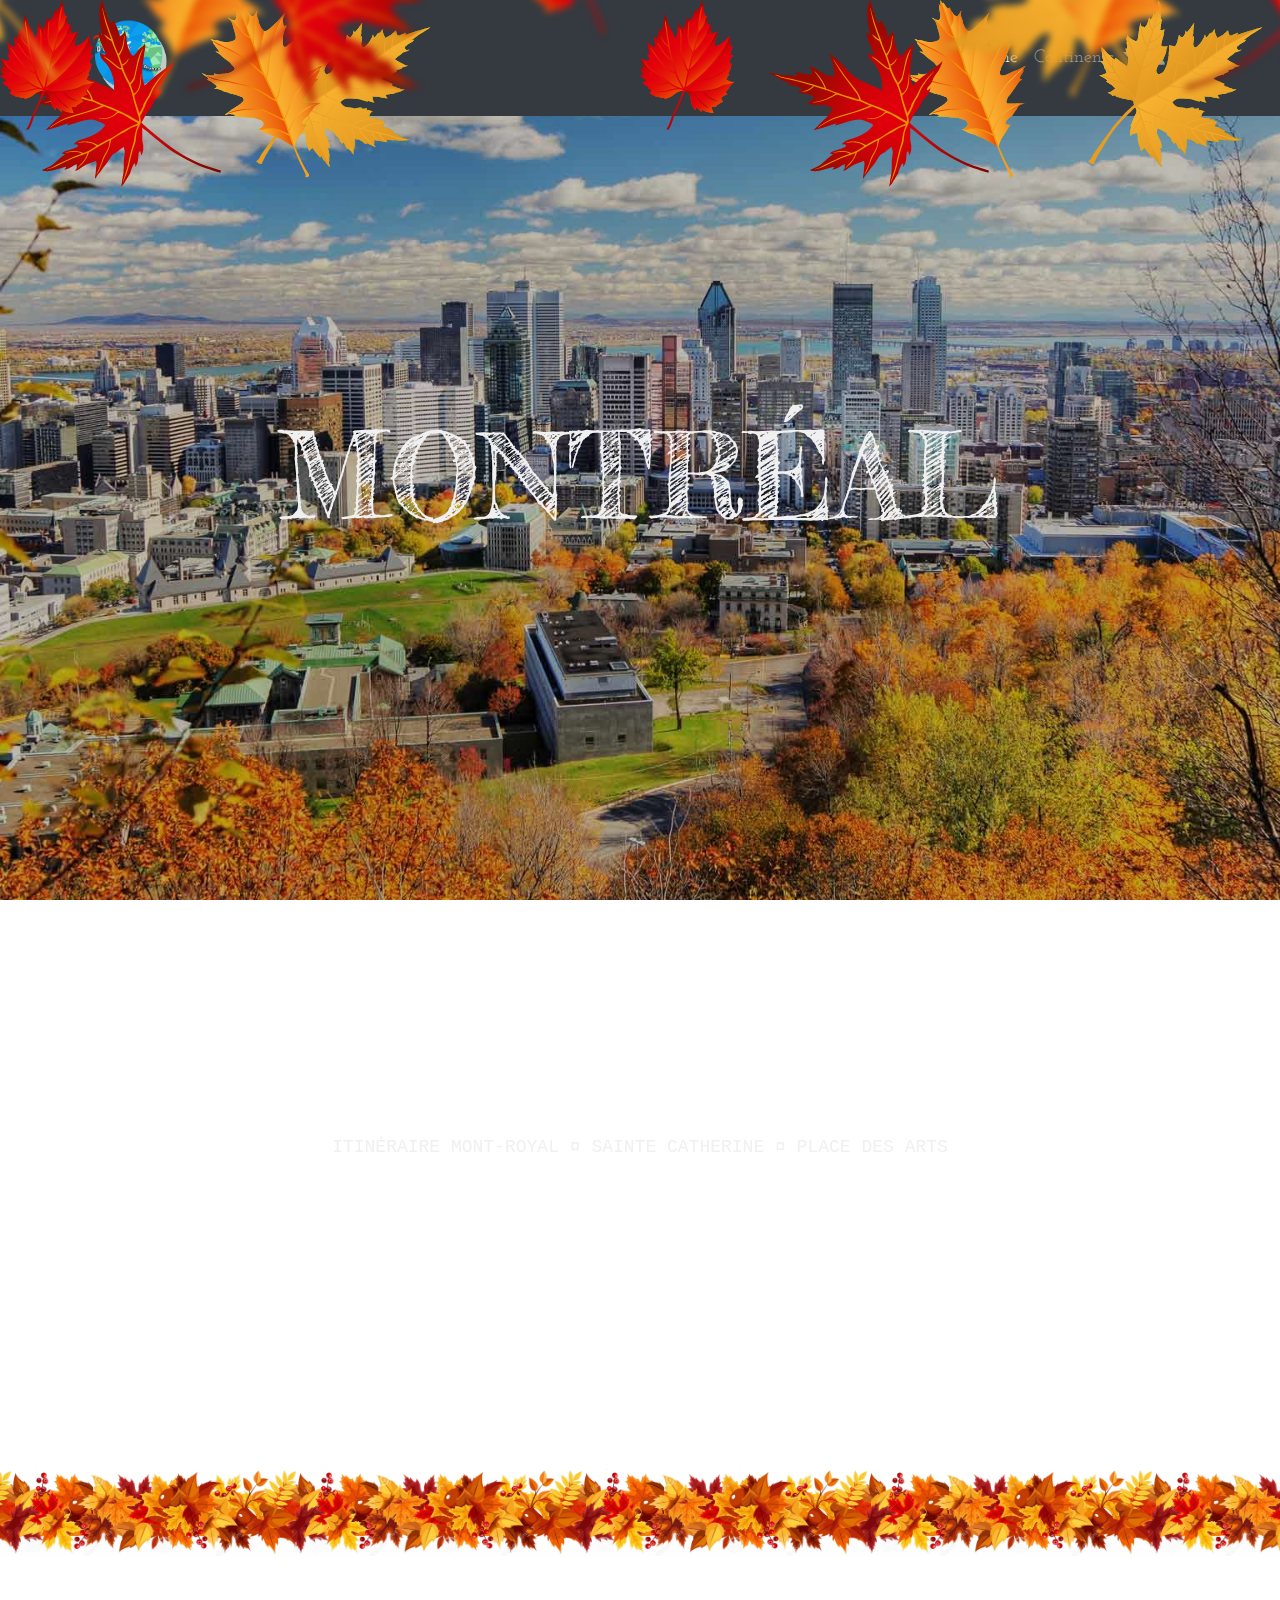
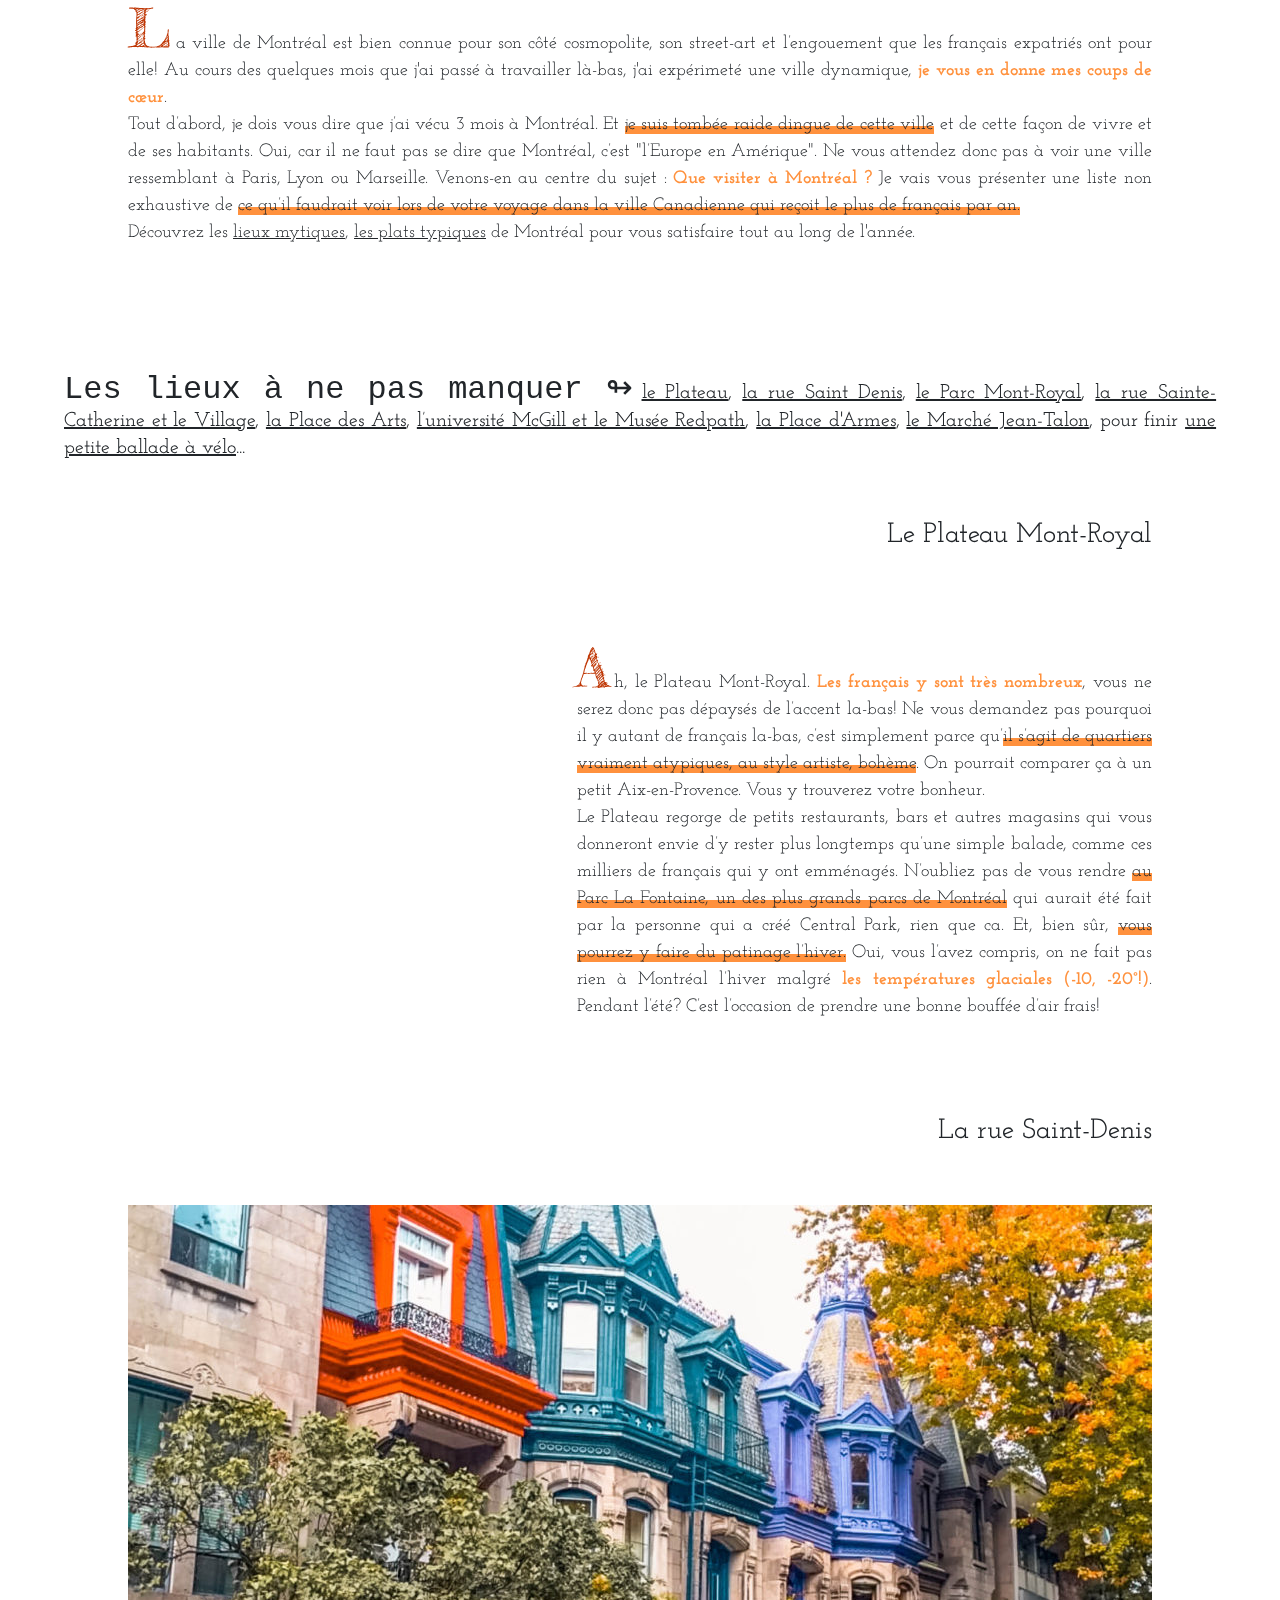
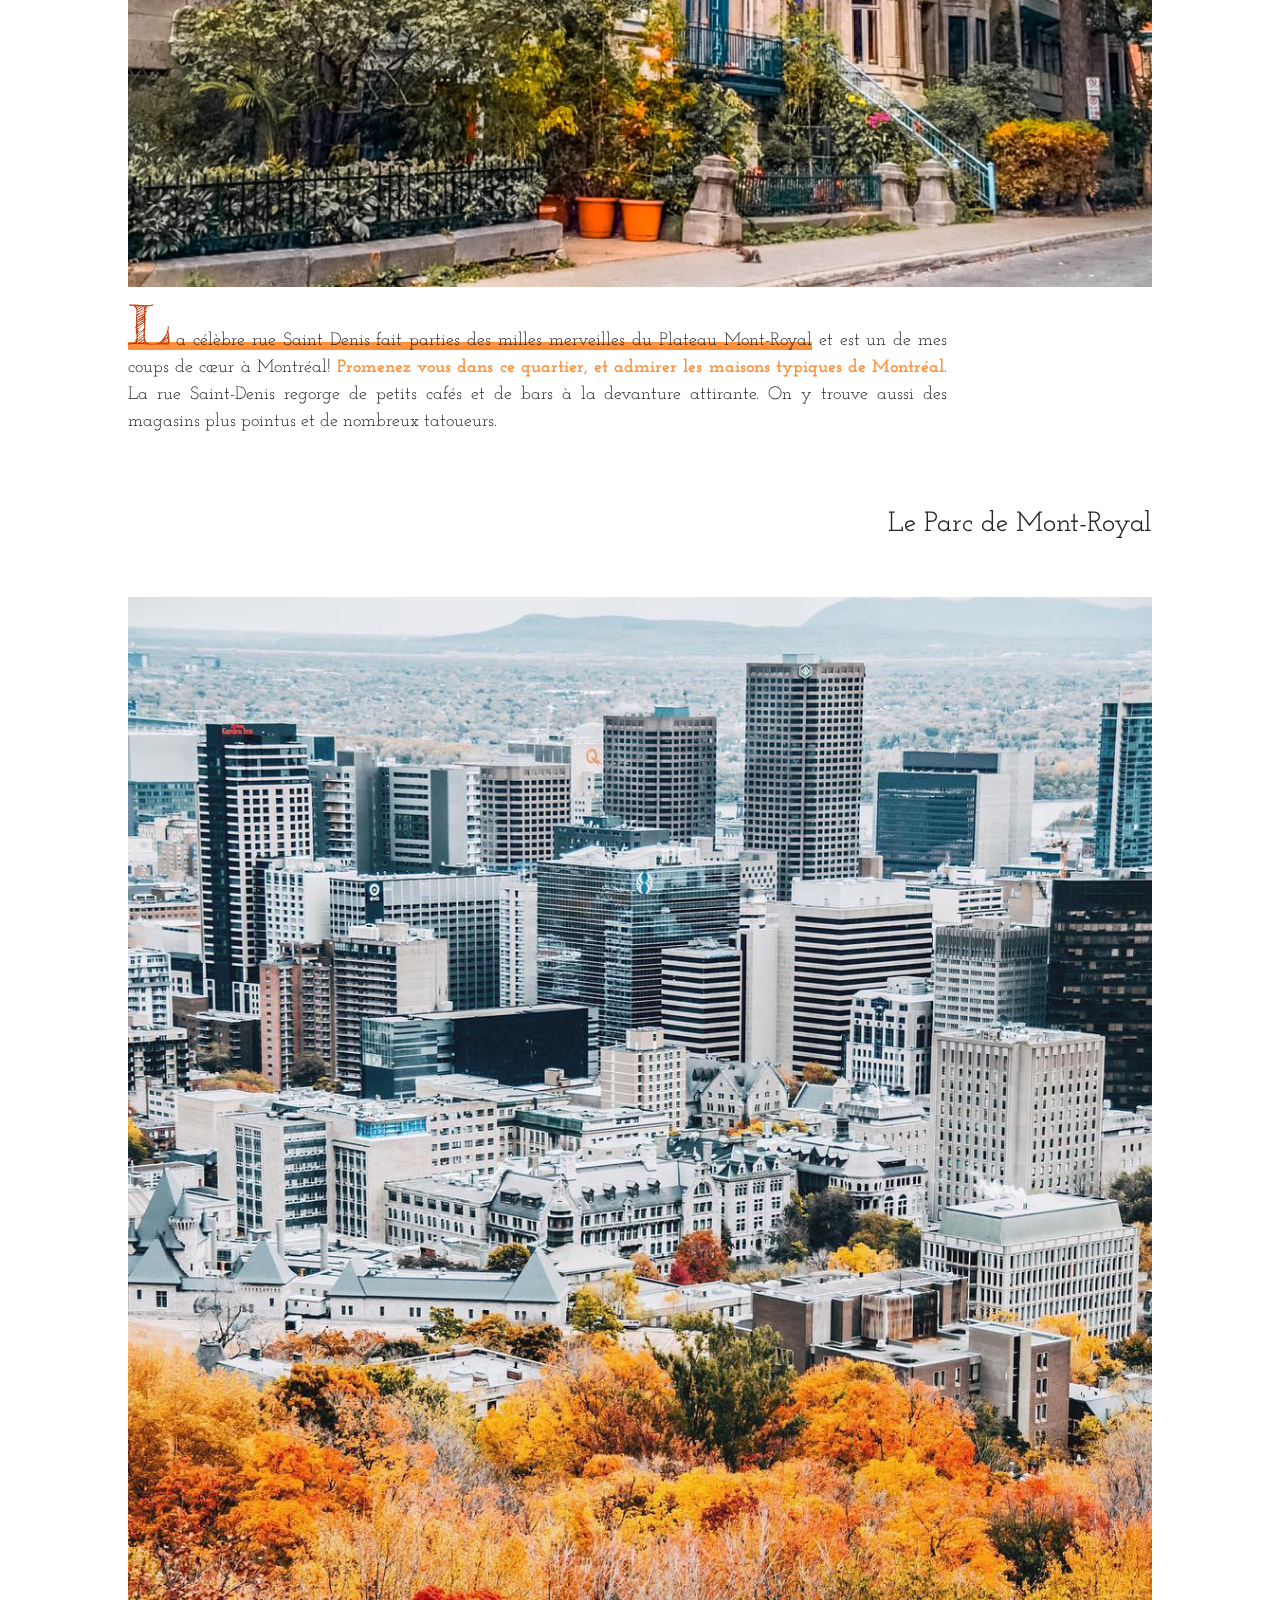
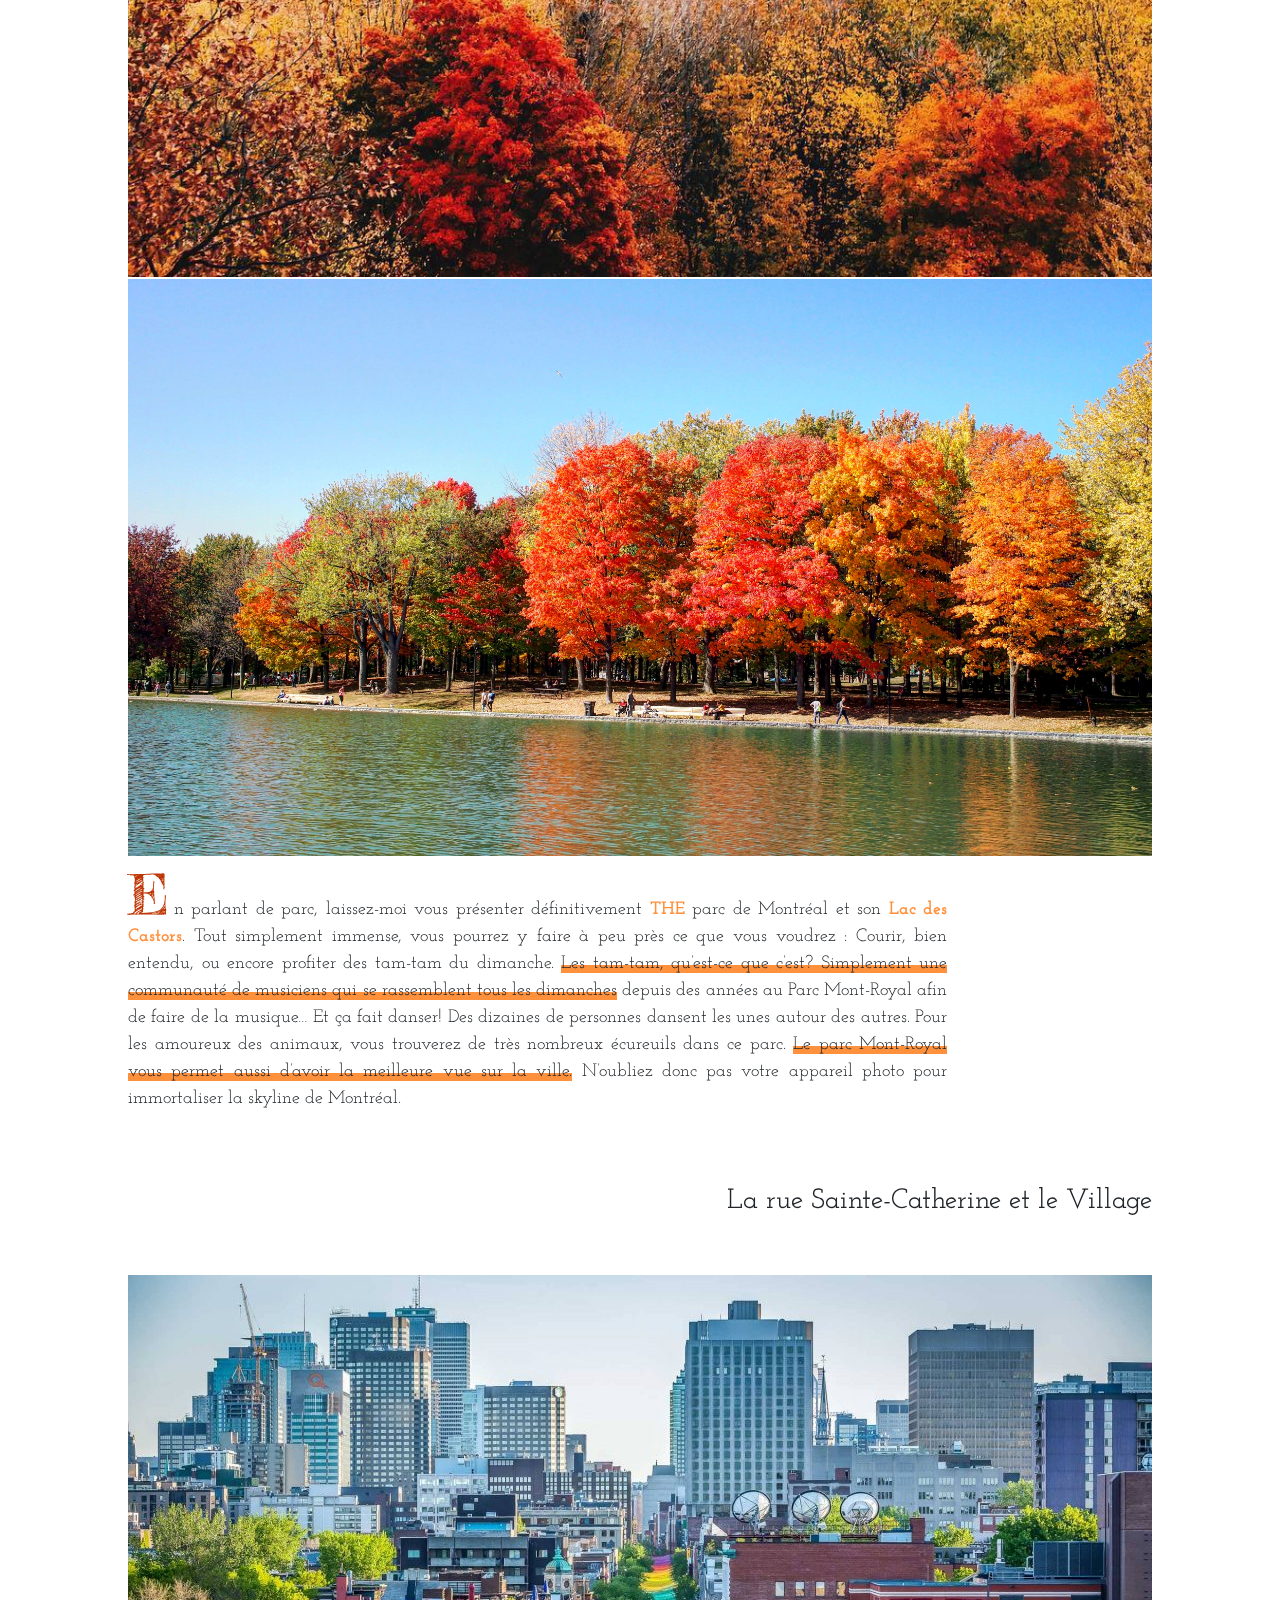
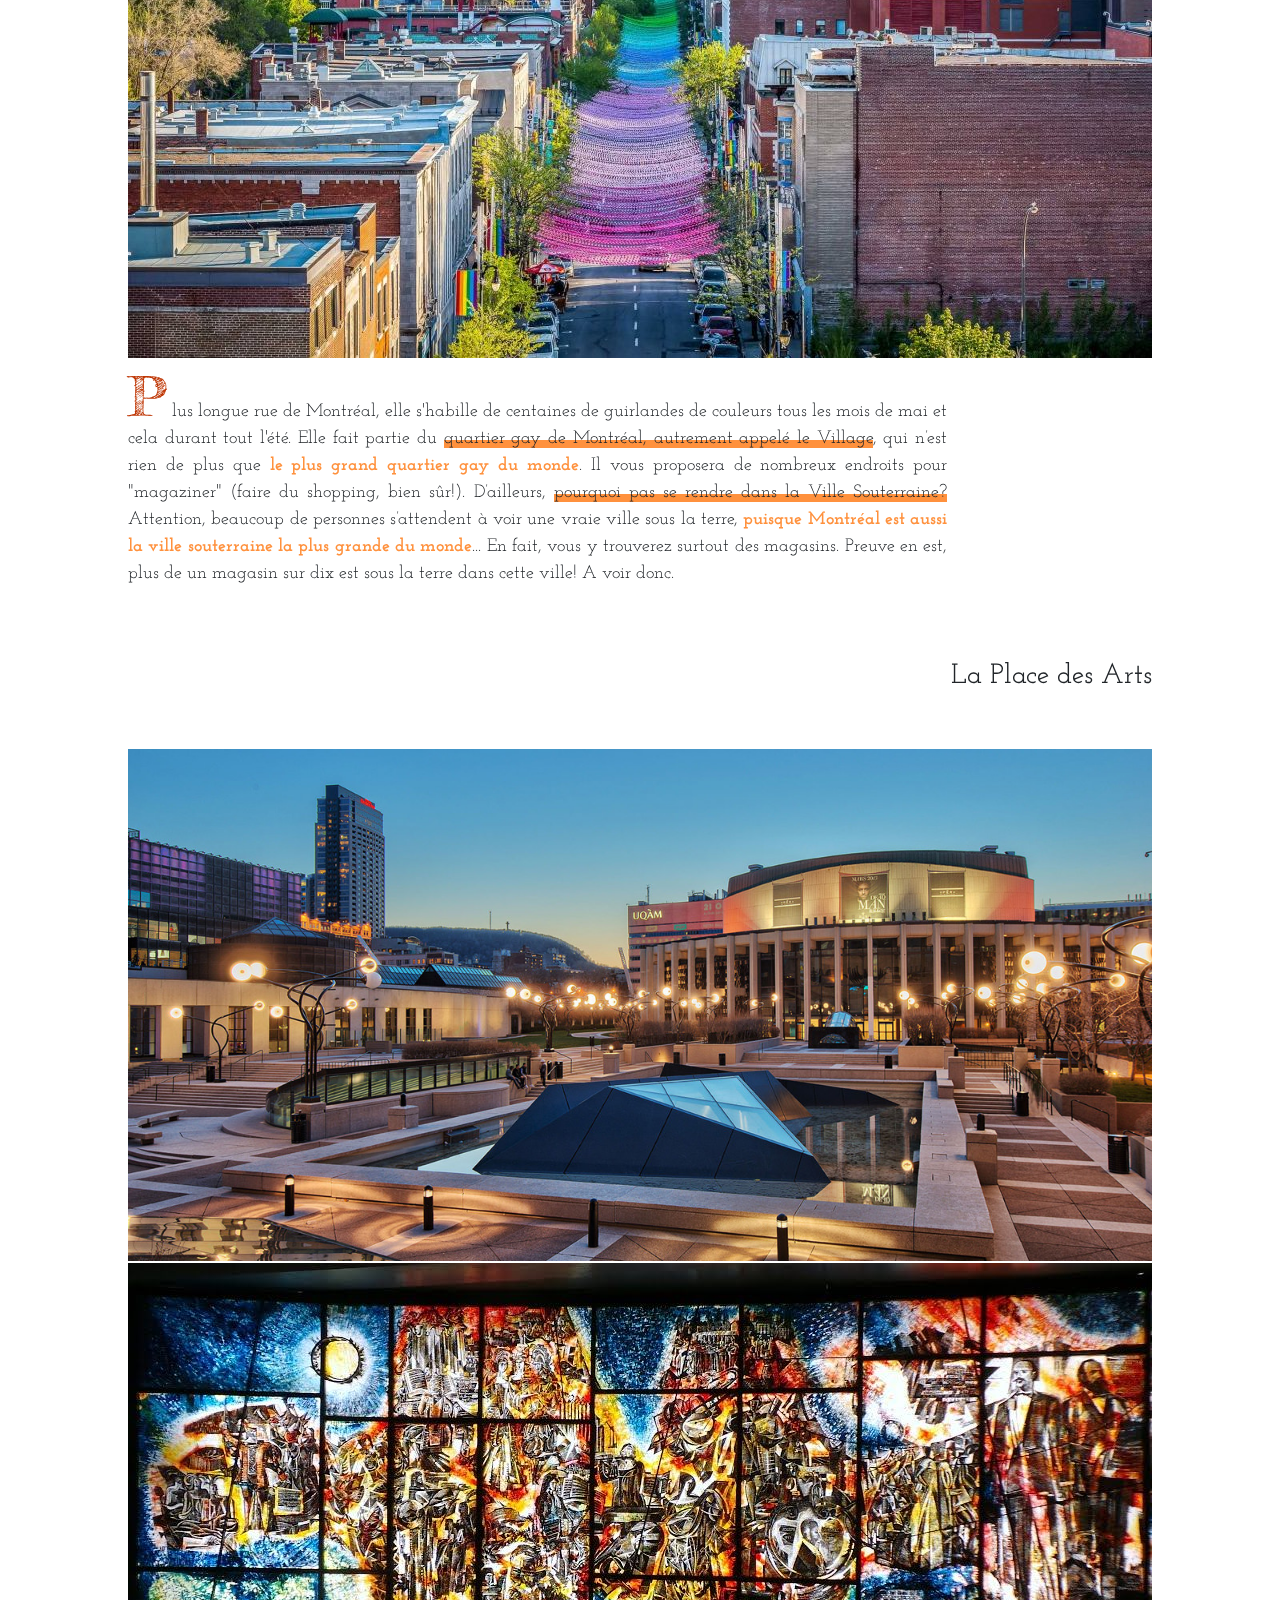
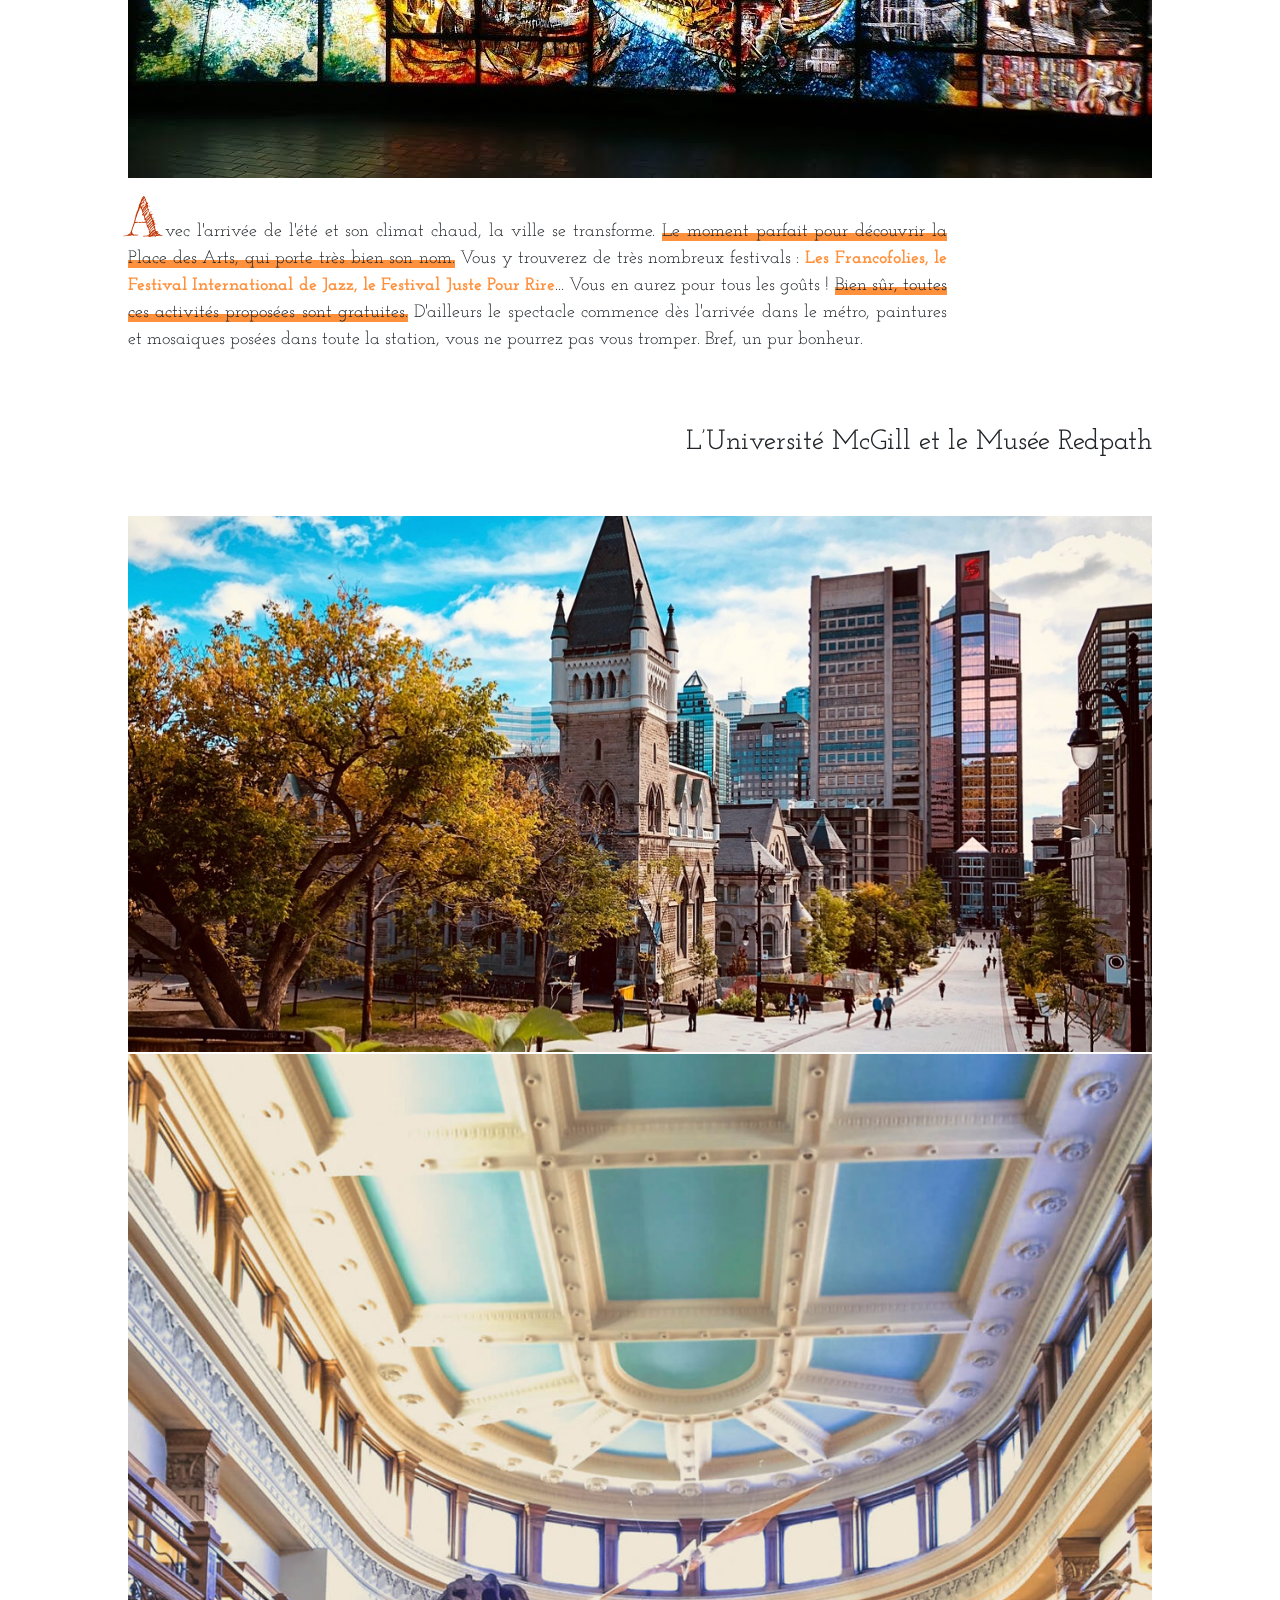
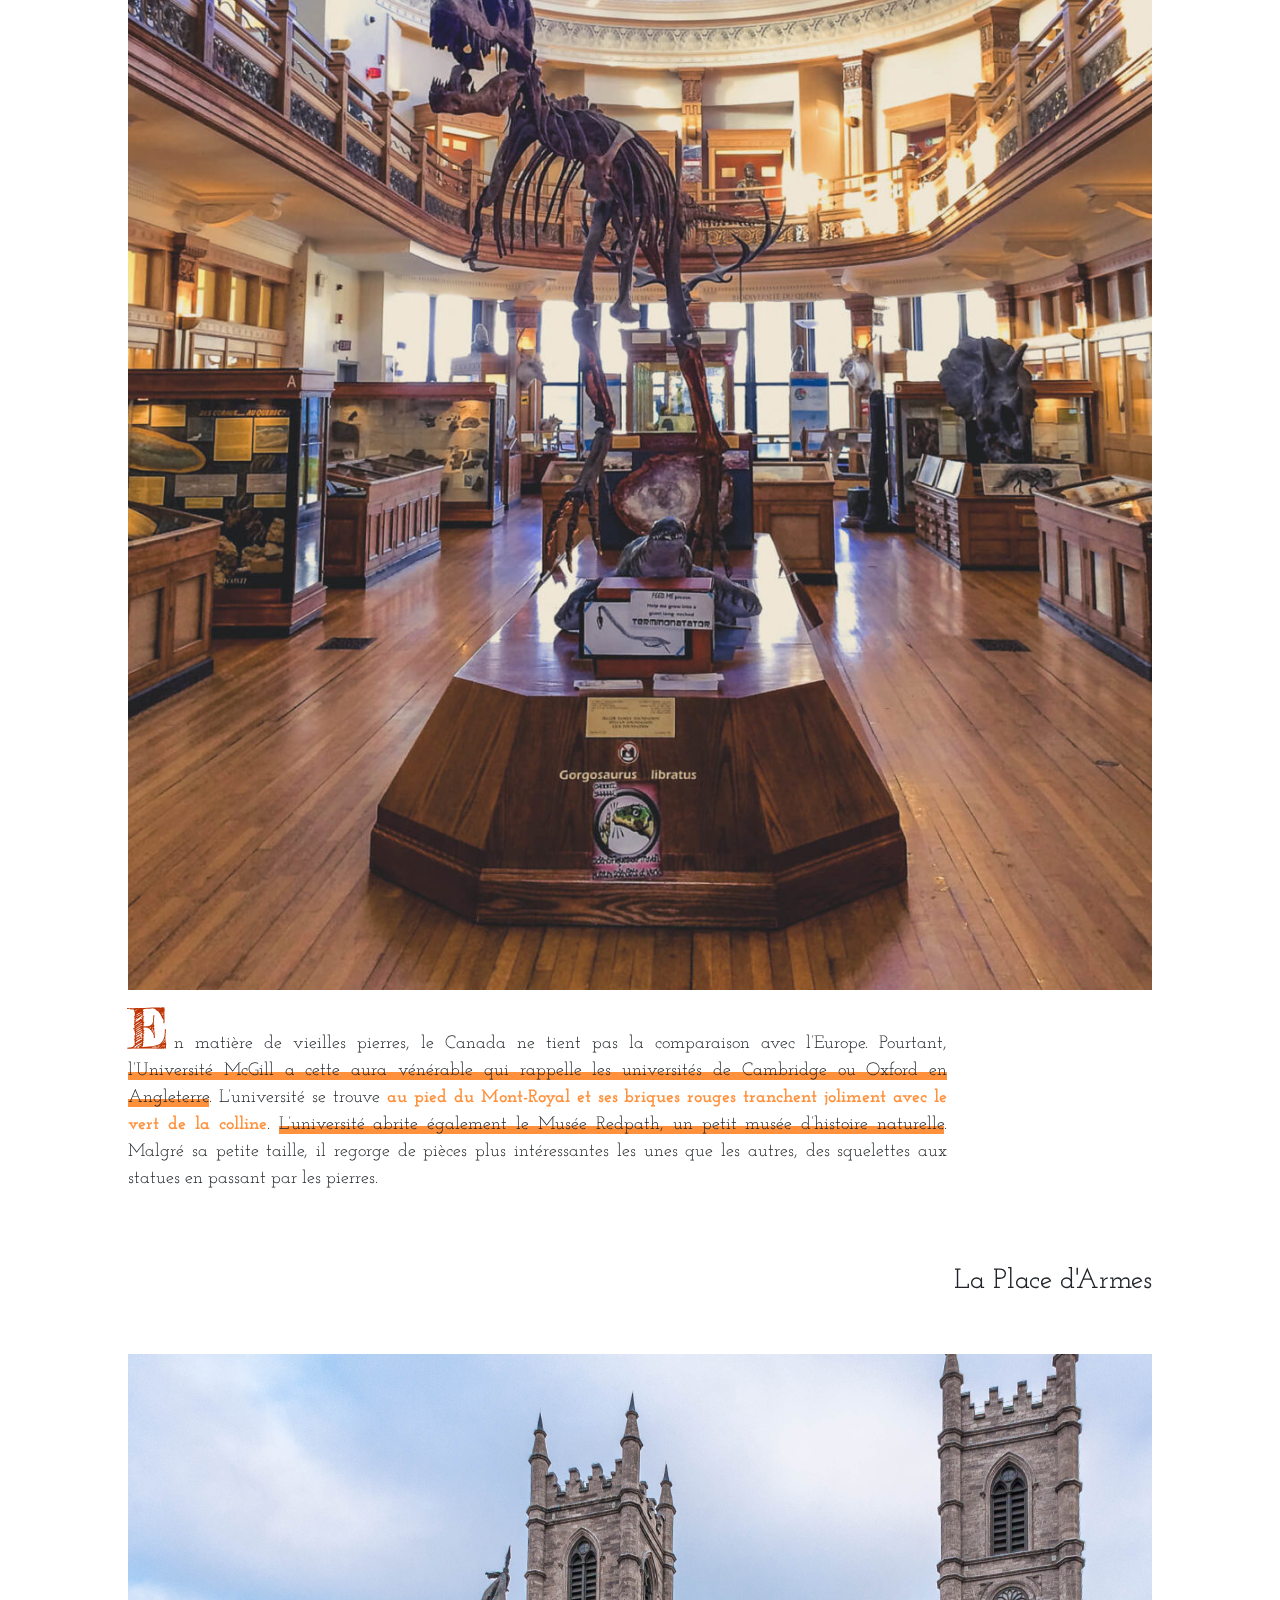
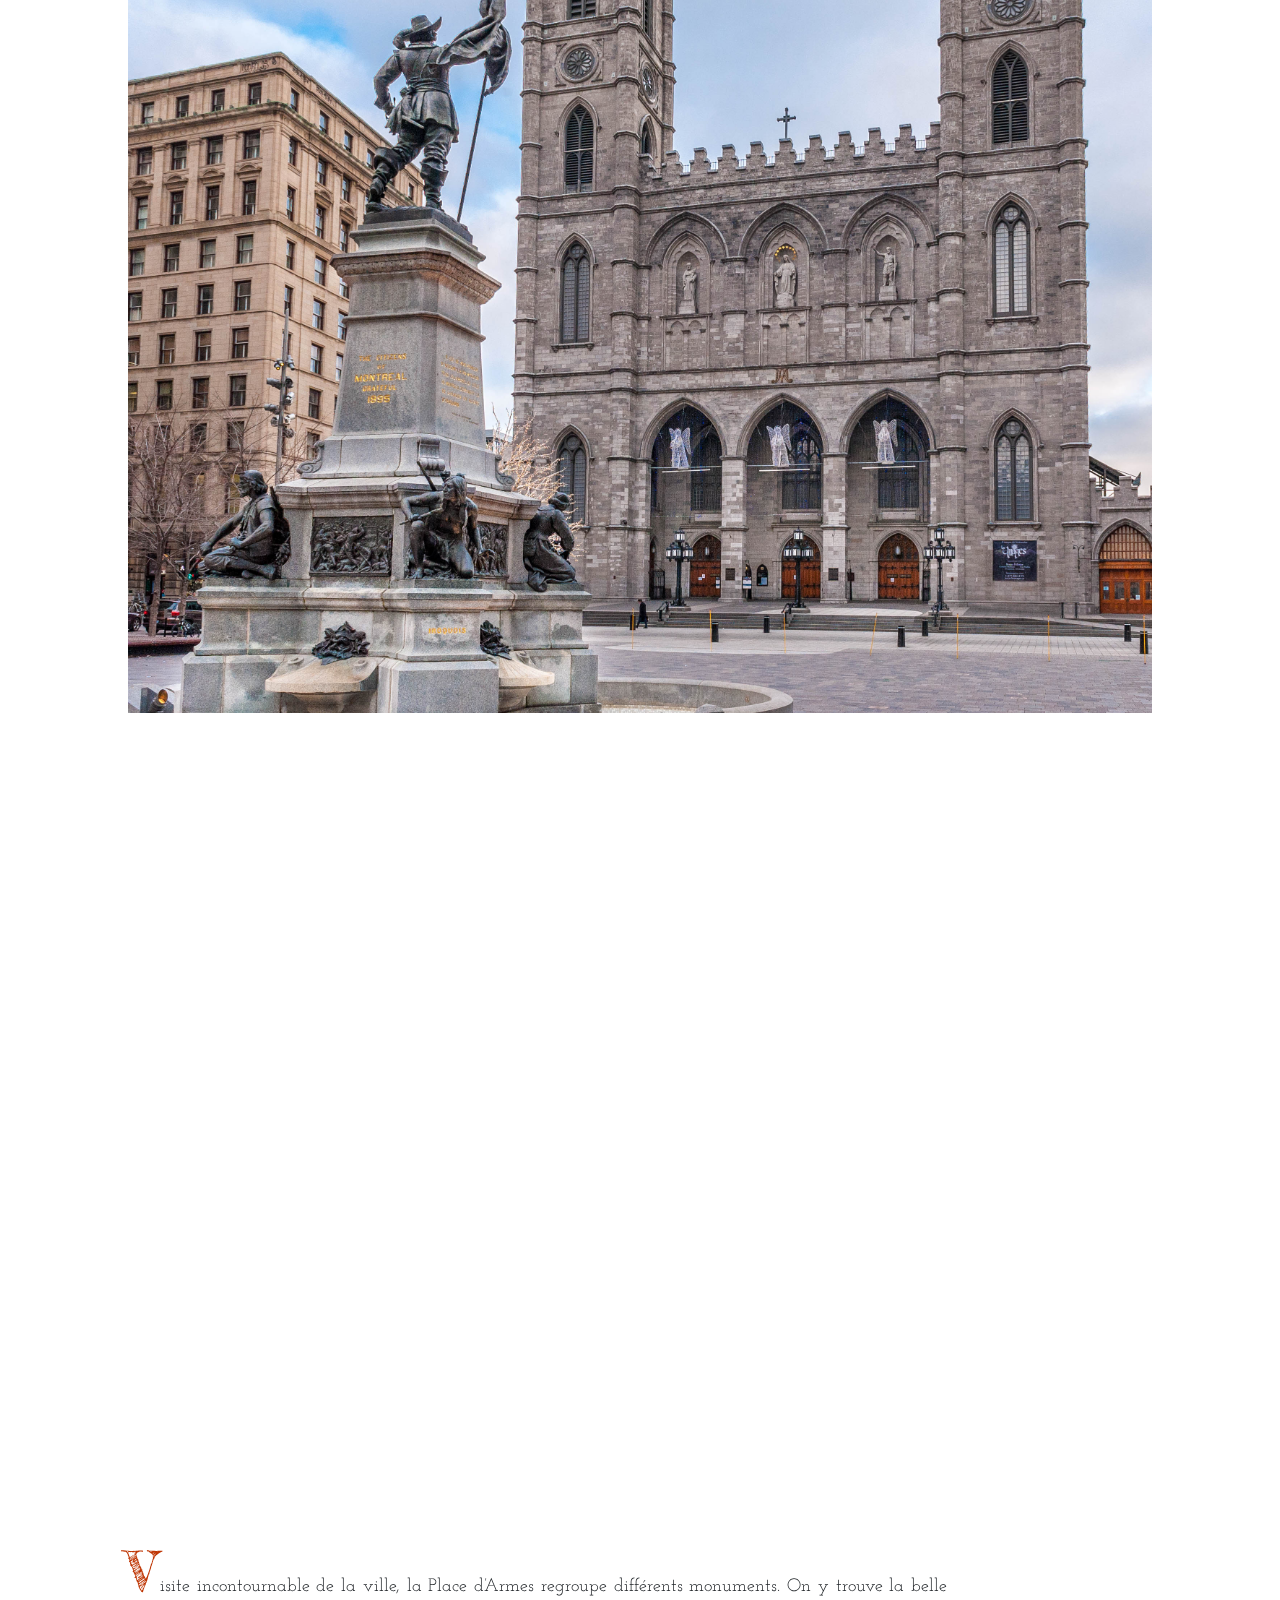
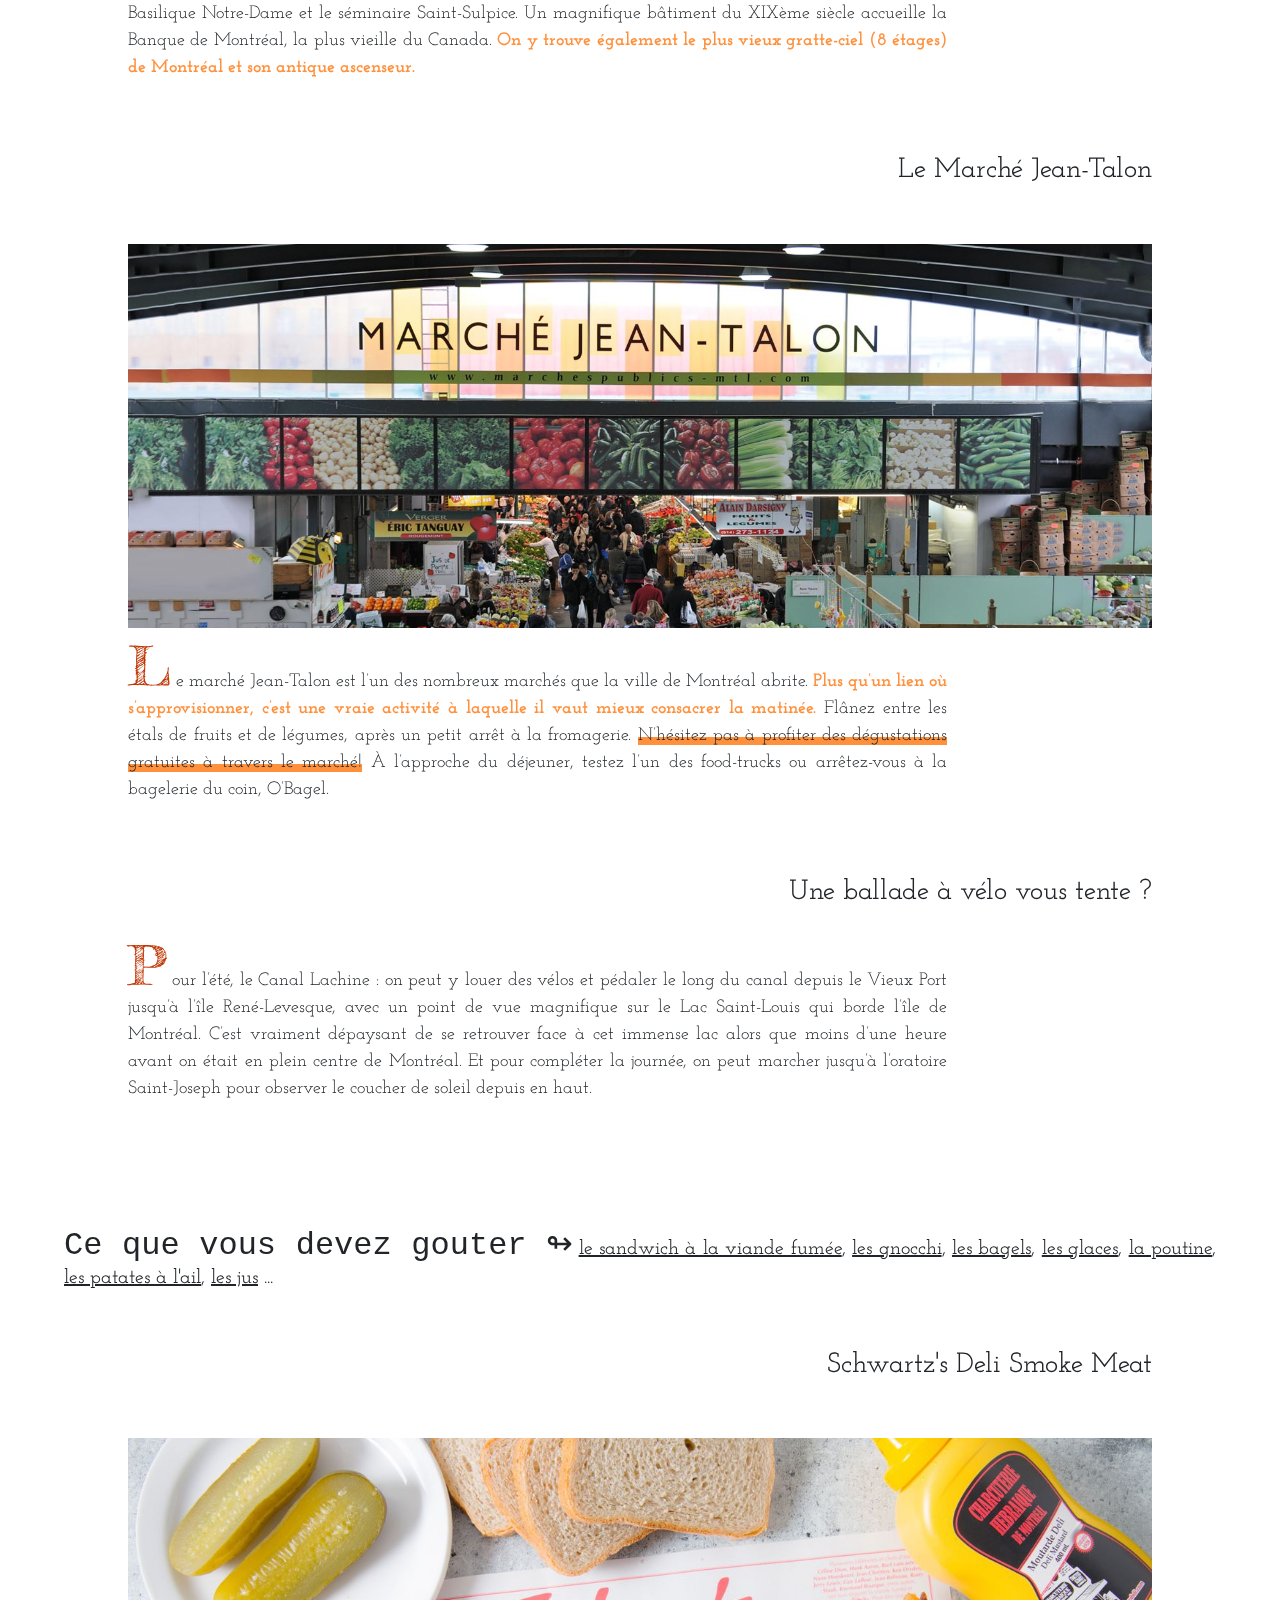
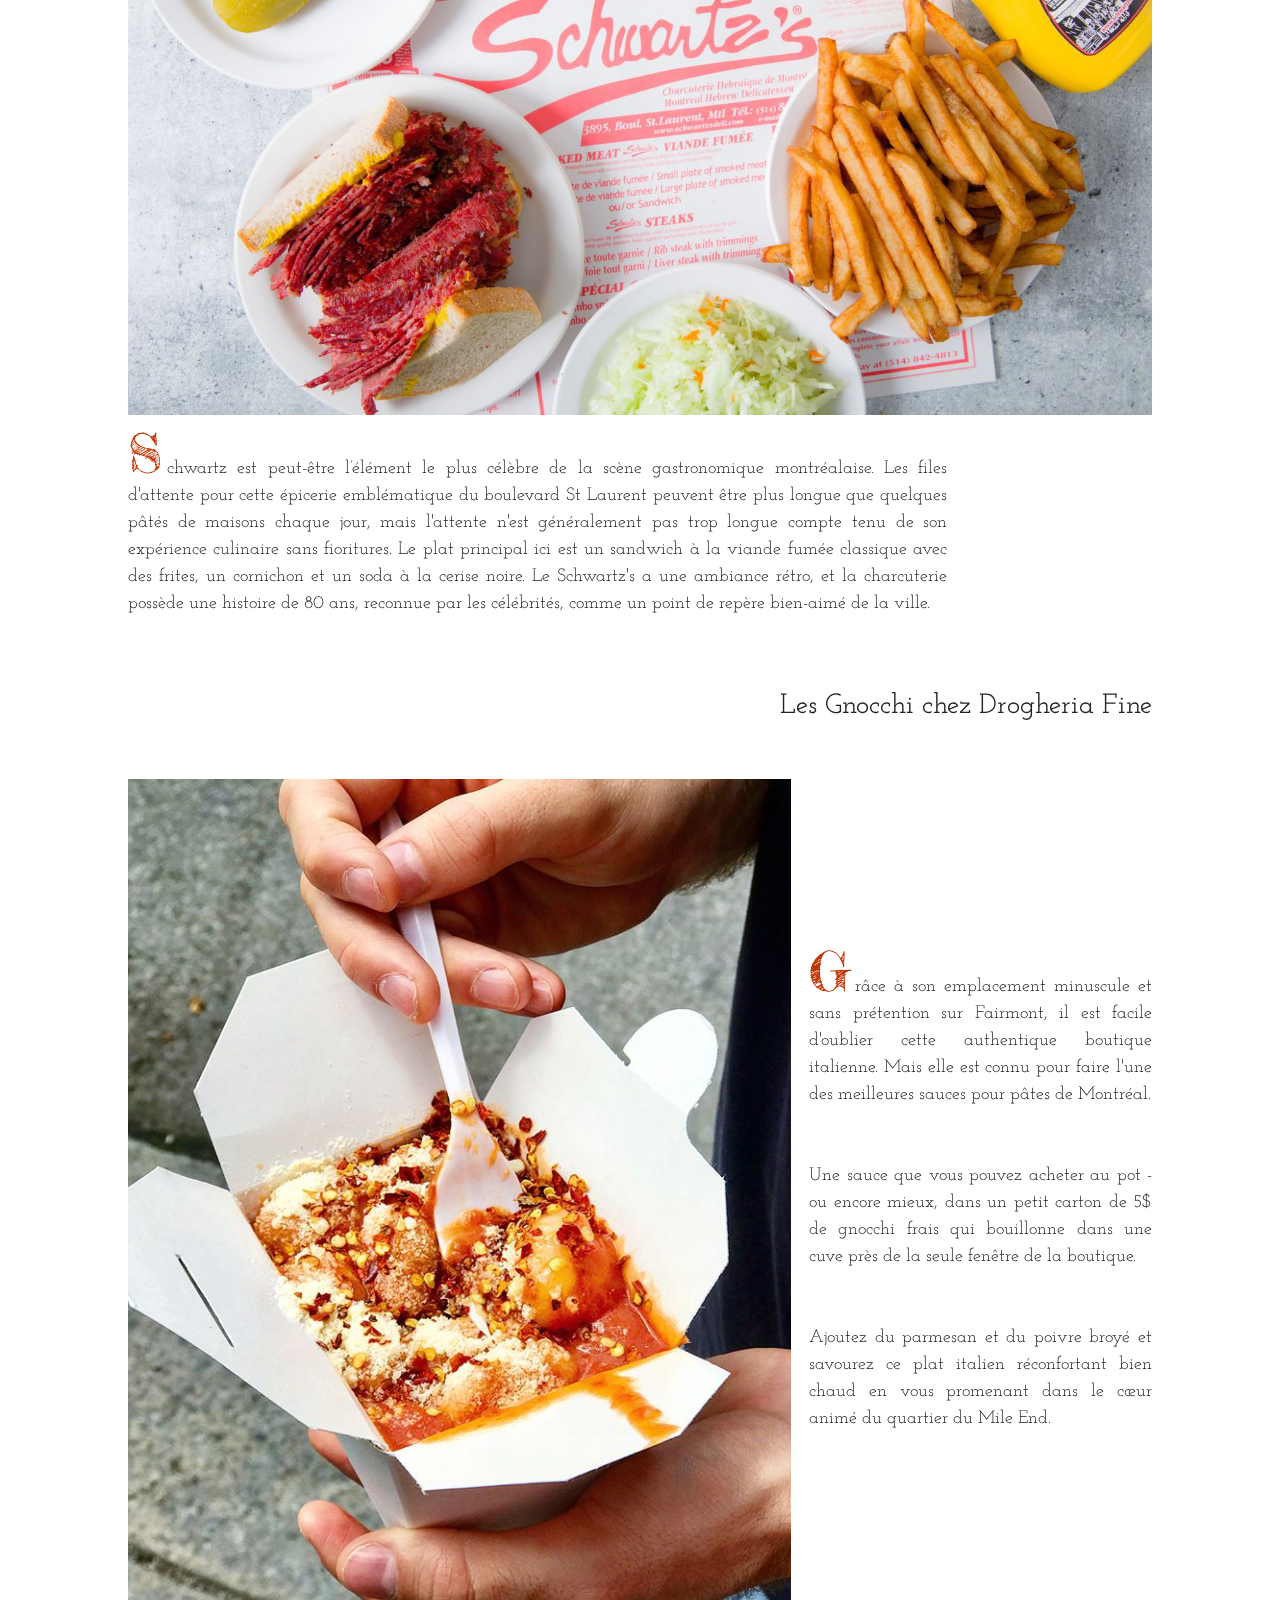
<file: voyages/voyage5.html>
<!DOCTYPE html>
<html lang="fr">
<head>
    <meta charset="UTF-8">
    <meta name="viewport" content="width=device-width, initial-scale=1.0">
    <link rel="stylesheet" href="../css/bootstrap.min.css">
    <link rel="stylesheet" href="https://cdnjs.cloudflare.com/ajax/libs/font-awesome/5.14.0/css/all.min.css">
    <link rel="stylesheet" href="../css/voyage5.css">
    <link rel="stylesheet" href="../css/voyages.css">
    <link rel="shortcut icon" href="../images/favicon.ico">
    <link href="https://fonts.googleapis.com/css2?family=Fredericka+the+Great&display=swap" rel="stylesheet">
    <title>MONTREAL by Marie</title>
</head>
<body>

  <!-- Header -->
  <header>
    <!-- Navbar -->
    <nav class="navbar navbar-expand-lg navbar-dark bg-dark">
      <section class="container">
        <a class="navbar-brand" href="#"><img src="../images/Logo.svg" alt="Logo header" width="90"></a>
        <button class="navbar-toggler" type="button" data-toggle="collapse" data-target="#navbarResponsive" aria-controls="navbarResponsive" aria-expanded="false" aria-label="Toggle navigation">
          <span class="navbar-toggler-icon"></span>
        </button>
        <section class="collapse navbar-collapse" id="navbarResponsive">
          <ul class="navbar-nav ml-auto">
            <li class="nav-item active"><a class="nav-link" href="#">Home<span class="sr-only">(current)</span></a></li>
            <li class="nav-item dropdown">
              <a class="nav-link dropdown-toggle navbarDropdownMenuLink" href="#" role="button" data-toggle="dropdown" aria-haspopup="true" aria-expanded="false">
                Continents
              </a>
              <section class="dropdown-menu">
                <a class="dropdown-item" href="../index.html#europe">Europe du Nord</a>
                <a class="dropdown-item" href="../index.html#amerique">Amérique du Nord</a>
                <a class="dropdown-item" href="../index.html#asie">Asie</a>
              </section>
            </li>
            <li class="nav-item dropdown">
              <a class="nav-link dropdown-toggle navbarDropdownMenuLink" href="#" role="button" data-toggle="dropdown" aria-haspopup="true" aria-expanded="false">
                <svg width="1em" height="1em" viewBox="0 0 16 16" class="bi bi-person-fill" fill="currentColor" xmlns="http://www.w3.org/2000/svg">
                  <path fill-rule="evenodd" d="M3 14s-1 0-1-1 1-4 6-4 6 3 6 4-1 1-1 1H3zm5-6a3 3 0 1 0 0-6 3 3 0 0 0 0 6z"/>
                </svg>
              </a>
              <section class="dropdown-menu">
                <a class="dropdown-item" href="../index.html#europe">Guillaume</a>
                <a class="dropdown-item" href="../index.html#amerique">Marie</a>
                <a class="dropdown-item" href="../index.html#asie">William</a>
              </section>
            </li>
          </ul>
        </section>
      </section>
    </nav>
  </header>
  

  <!-- Main -->

  <main id="mainmontreal">

    <!--animation de feuille qui tombent.
    source : https://www.youtube.com/watch?v=FAF6iy2eUyw -->
    <section id="fueilles">


      <div class="set">
        <div><img src="../images/montreal/animation/leaves1.png" alt="feuille1"></div>
        <div><img src="../images/montreal/animation/leaves2.png" alt="feuille2"></div>
        <div><img src="../images/montreal/animation/leaves3.png" alt="feuille3"></div>
        <div><img src="../images/montreal/animation/leaves4.png" alt="feuille4"></div>
        <div><img src="../images/montreal/animation/leaves1.png" alt="feuille1"></div>
        <div><img src="../images/montreal/animation/leaves2.png" alt="feuille2"></div>
        <div><img src="../images/montreal/animation/leaves3.png" alt="feuille3"></div>
        <div><img src="../images/montreal/animation/leaves4.png" alt="feuille4"></div>
      </div>
      <div class="set set2">
        <div><img src="../images/montreal/animation/leaves1.png" alt="feuille1"></div>
        <div><img src="../images/montreal/animation/leaves2.png" alt="feuille2"></div>
        <div><img src="../images/montreal/animation/leaves3.png" alt="feuille3"></div>
        <div><img src="../images/montreal/animation/leaves4.png" alt="feuille4"></div>
        <div><img src="../images/montreal/animation/leaves1.png" alt="feuille1"></div>
        <div><img src="../images/montreal/animation/leaves2.png" alt="feuille2"></div>
        <div><img src="../images/montreal/animation/leaves3.png" alt="feuille3"></div>
        <div><img src="../images/montreal/animation/leaves4.png" alt="feuille4"></div>
      </div>  
      <!-- la fermeture de la section animation EST juste avant /main-->


      <section id="montreal">
        <section id="itineraire">
          <h1>MONTRÉAL</h1>
          <p>ITINÉRAIRE MONT-ROYAL ¤ SAINTE CATHERINE ¤ PLACE DES ARTS</p>
        </section>
      </section>


      <!--guirlande de fleurs pour faire une séparation-->
      <div class="guirlande">
        <img src="../images/montreal/guirlande.png" alt="guirlande">
        <img src="../images/montreal/guirlande.png" alt="guirlande">
        <img src="../images/montreal/guirlande.png" alt="guirlande">
        <img src="../images/montreal/guirlande.png" alt="guirlande">
        <img src="../images/montreal/guirlande.png" alt="guirlande">
        <img src="../images/montreal/guirlande.png" alt="guirlande">
        <img src="../images/montreal/guirlande.png" alt="guirlande">
        <img src="../images/montreal/guirlande.png" alt="guirlande">
        <img src="../images/montreal/guirlande.png" alt="guirlande">
        <img src="../images/montreal/guirlande.png" alt="guirlande">
        <img src="../images/montreal/guirlande.png" alt="guirlande">
        <img src="../images/montreal/guirlande.png" alt="guirlande">
        <img src="../images/montreal/guirlande.png" alt="guirlande">
      </div>


      <section id="contenu">
        <section id="pres" class="section">
          <!--sources pour le contenu : 
            https://blueashestravel.com/coups-de-coeur-montreal/
            https://www.votretourdumonde.com/que-visiter-a-montreal/ 
          -->
          <article>
            <p>La ville de Montréal est bien connue pour son côté cosmopolite, 
              son street-art et l’engouement que les français expatriés ont pour 
              elle! Au cours des quelques mois que j'ai passé à travailler là-bas, 
              j'ai expérimeté une ville dynamique, <b>je 
              vous en donne mes coups de cœur</b>. <br>
              Tout d’abord, je dois vous dire que j’ai vécu 3 mois à Montréal. Et <span class="surlignage">je suis 
              tombée raide dingue de cette ville</span> et de cette façon de vivre et de ses habitants. 
              Oui, car il ne faut pas se dire que Montréal, c’est "l’Europe en Amérique". 
              Ne vous attendez donc pas à voir une ville ressemblant à Paris, Lyon ou 
              Marseille. Venons-en au centre du sujet : <b>Que visiter à Montréal ?</b> Je vais 
              vous présenter une liste non exhaustive de <span class="surlignage">ce qu’il faudrait voir lors de 
              votre voyage dans la ville Canadienne qui reçoit le plus de français par an.</span><br>
              Découvrez les <a href="#places">lieux mytiques</a>, 
              <a href="#food">les plats typiques</a> de Montréal pour vous satisfaire tout au 
              long de l'année.</p>
          </article>
        </section>   
            
            
        <!--section de présention des endroits à visiter à montréal-->
        <section id="places" class="section">
          <div class="titres">
            <h2>Les lieux à ne pas manquer &#8620;</h2>
            <h5> 
              <a href="#plateau">le Plateau</a>,
              <a href="#stdenis">la rue Saint Denis</a>,  
              <a href="#parc">le Parc Mont-Royal</a>,  
              <a href="#village">la rue Sainte-Catherine et le Village</a>,
              <a href="#placeart">la Place des Arts</a>,
              <a href="#mcgill">l’université McGill et le Musée Redpath</a>, 
              <a href="#placearmes">la Place d'Armes</a>, 
              <a href="#Jean-Talon">le Marché Jean-Talon</a>, pour finir
              <a href="#velo">une petite ballade à vélo</a>...
            </h5>
          </div>

          <article>
            <h3 id="plateau">Le Plateau Mont-Royal</h3>
            <div class="flex">
              <iframe src="https://www.google.com/maps/embed?pb=!1m18!1m12!1m3!1d44725.495431468924!2d-73.62080553599138!3d45.52329344985294!2m3!1f0!2f0!3f0!3m2!1i1024!2i768!4f13.1!3m3!1m2!1s0x4cc91bd192d52ab1%3A0xdf672d1ee5eca55c!2sLe%20Plateau-Mont-Royal%2C%20Montr%C3%A9al%2C%20QC%2C%20Canada!5e0!3m2!1sfr!2sfr!4v1603728415035!5m2!1sfr!2sfr" width="600" height="450" style="border:0;" allowfullscreen="" aria-hidden="false" tabindex="0"></iframe>
              <p>Ah, le Plateau Mont-Royal. <b>Les français y sont très nombreux</b>, vous ne 
                serez donc pas dépaysés de l’accent la-bas! Ne vous demandez pas 
                pourquoi il y autant de français la-bas, c’est simplement parce qu’<span  class="surlignage">il 
                s’agit de quartiers vraiment atypiques, au style artiste, bohème</span>. On 
                pourrait comparer ça à un petit Aix-en-Provence. Vous y trouverez votre 
                bonheur. <br>
                Le Plateau regorge de petits restaurants, bars et autres magasins 
                qui vous donneront envie d’y rester plus longtemps qu’une simple balade, 
                comme ces milliers de français qui y ont emménagés. N’oubliez pas de vous 
                rendre <span  class="surlignage">au Parc La Fontaine, un des plus grands parcs de Montréal</span> qui aurait 
                été fait par la personne qui a créé Central Park, rien que ca. Et, bien sûr, 
                <span  class="surlignage">vous pourrez y faire du patinage l’hiver.</span> Oui, vous l’avez compris, on ne fait 
                pas rien à Montréal l’hiver malgré <b>les températures glaciales (-10, -20°!)</b>. 
                Pendant l’été? C’est l’occasion de prendre une bonne bouffée d’air frais!</p>
            </div>
          </article>

          <article>
            <h3 id="stdenis">La rue Saint-Denis</h3>
            <img src="../images/montreal/lieux/saintdenis.jpg" alt="La rue de Saint Denis">
            <p><span  class="surlignage">La célèbre rue Saint Denis fait parties des milles merveilles du Plateau Mont-Royal</span> et est un de 
              mes coups de cœur à Montréal! <b>Promenez vous dans ce quartier, et admirer les maisons 
              typiques de Montréal.</b> La rue Saint-Denis regorge de petits 
              cafés et de bars à la devanture attirante. On y trouve aussi des magasins 
              plus pointus et de nombreux tatoueurs.</p>
          </article>

          <article>
            <h3 id="parc">Le Parc de Mont-Royal</h3>
            <img src="../images/montreal/lieux/ParcMontRoyal.jpg" alt="Mont-Royal">
            <img src="../images/montreal/lieux/IMG_20201027_093238_417.jpg" alt="lac des castors">
            <p>En parlant de parc, laissez-moi vous présenter définitivement <b>THE</b> parc de 
              Montréal et son <b>Lac des Castors</b>. Tout simplement immense, vous pourrez y faire à 
              peu près ce que vous voudrez : Courir, bien entendu, ou encore profiter des tam-tam 
              du dimanche. <span  class="surlignage">Les tam-tam, qu’est-ce que c’est? Simplement une communauté de musiciens 
              qui se rassemblent tous les dimanches</span> depuis des années au Parc Mont-Royal afin de 
              faire de la musique… Et ça fait danser! Des dizaines de personnes dansent les unes 
              autour des autres. Pour les amoureux des animaux, vous trouverez de très nombreux écureuils dans
              ce parc. <span  class="surlignage">Le parc Mont-Royal vous permet aussi d’avoir la meilleure vue sur la ville.</span> 
              N’oubliez donc pas votre appareil photo pour immortaliser la skyline de Montréal.</p>
          </article>

          <article>
            <h3 id="village">La rue Sainte-Catherine et le Village</h3>
            <img src="../images/montreal/lieux/le-village-montreal-quartier-gay-1024x683.jpg" alt="la rue Sainte-Catherine">
            <p>Plus longue rue de Montréal, elle s'habille de centaines de guirlandes de couleurs tous les mois 
              de mai et cela durant tout l'été. Elle fait partie du <span  class="surlignage">quartier gay de Montréal, autrement appelé le Village</span>,
              qui n’est rien de plus que <b>le plus grand quartier gay du monde</b>. Il vous proposera de nombreux endroits pour "magaziner" 
              (faire du shopping, bien sûr!). D’ailleurs, <span  class="surlignage">pourquoi pas se rendre dans la Ville 
              Souterraine?</span> Attention, beaucoup de personnes s’attendent à voir une vraie ville sous 
              la terre, <b>puisque Montréal est aussi la ville souterraine la plus grande du monde</b>... En 
              fait, vous y trouverez surtout des magasins. Preuve en est, plus de un magasin sur dix 
              est sous la terre dans cette ville! A voir donc.</p>
          </article>

          <article>
            <h3 id="placeart">La Place des Arts</h3>
            <img src="../images/montreal/lieux/Place-Des-Arts.jpg" alt="La Place des Arts">
            <img src="../images/montreal/lieux/Place-Des-Arts-Metro.jpg" alt="métro de la place des arts">
            <p>Avec l'arrivée de l'été et son climat chaud, la ville se transforme. <span  class="surlignage">Le moment parfait pour découvrir 
              la Place des Arts, qui porte très bien son nom.</span> Vous y trouverez de très nombreux festivals 
              : <b>Les Francofolies, le Festival International de Jazz, le Festival Juste Pour Rire</b>... Vous 
              en aurez pour tous les goûts ! <span  class="surlignage">Bien sûr, toutes ces activités proposées sont gratuites.</span> 
              D'ailleurs le spectacle commence dès l'arrivée dans le métro, paintures et mosaiques posées dans toute la station, 
              vous ne pourrez pas vous tromper. Bref, un pur bonheur.</p>
          </article>

          <article>
            <h3 id="mcgill">L’Université McGill et le Musée Redpath</h3>
            <img src="../images/montreal/lieux/mcgill.jpg" alt="Université McGill">
            <img src="../images/montreal/lieux/MuséeRedpath.jfif" alt="Musée Redpath">
            <p>En matière de vieilles pierres, le Canada ne tient pas la comparaison avec l’Europe. 
              Pourtant, <span  class="surlignage">l’Université McGill a cette aura vénérable qui rappelle les universités 
              de Cambridge ou Oxford en Angleterre</span>. L’université se trouve <b>au pied du Mont-Royal 
              et ses briques rouges tranchent joliment avec le vert de la colline</b>. <span  class="surlignage">L’université 
              abrite également le Musée Redpath, un petit musée d’histoire naturelle</span>. Malgré sa 
              petite taille, il regorge de pièces plus intéressantes les unes que les autres, des 
              squelettes aux statues en passant par les pierres.</p>
          </article>

          <article id="plcarmes">
            <h3 id="placearmes">La Place d'Armes</h3>
            <img src="../images/montreal/lieux/placedarmes.jpg" alt="Place d'Armes">
            <iframe src="https://www.google.com/maps/embed?pb=!4v1603799069669!6m8!1m7!1sliVg1m581Z7M9NpIruJ9xg!2m2!1d45.50484113272142!2d-73.55772997349213!3f83.55050053605598!4f18.431129478990968!5f0.7820865974627469" style="border:0;" allowfullscreen="" aria-hidden="false" tabindex="0"></iframe>
            <p>Visite incontournable de la ville, la Place d’Armes regroupe différents monuments. 
              On y trouve la belle Basilique Notre-Dame et le séminaire Saint-Sulpice. Un magnifique 
              bâtiment du XIXème siècle accueille la Banque de Montréal, la plus vieille du Canada. 
              <b>On y trouve également le plus vieux gratte-ciel (8 étages) de Montréal et son 
              antique ascenseur.</b></p>
          </article>

          <article>
            <h3 id="Jean-Talon">Le Marché Jean-Talon</h3>
            <img src="../images/montreal/lieux/Jean-Talon.jpg" alt="Jean-Talon">
            <p>Le marché Jean-Talon est l’un des nombreux marchés que la ville de Montréal abrite. <b>Plus 
              qu’un lien où s’approvisionner, c’est une vraie activité à laquelle il vaut 
              mieux consacrer la matinée.</b> Flânez entre les étals de fruits et de légumes, 
              après un petit arrêt à la fromagerie. <span  class="surlignage">N’hésitez pas à profiter des dégustations 
              gratuites à travers le marché!</span> À l’approche du déjeuner, testez l’un des 
              food-trucks ou arrêtez-vous à la bagelerie du coin, O’Bagel.</p>
          </article>

          <article>
            <h3 id="velo">Une ballade à vélo vous tente ?</h3>
            <p>Pour l’été, le Canal Lachine : on peut y louer des vélos et pédaler le long du 
              canal depuis le Vieux Port jusqu’à l’île René-Levesque, avec un point de vue 
              magnifique sur le Lac Saint-Louis qui borde l’île de Montréal. C’est vraiment 
              dépaysant de se retrouver face à cet immense lac alors que moins d’une heure avant 
              on était en plein centre de Montréal. Et pour compléter la journée, on peut marcher 
              jusqu’à l’oratoire Saint-Joseph pour observer le coucher de soleil depuis en haut.</p>
          </article>
        </section>
        
        
        <!--section de présentation de plats typique-->
        <section id="food" class="section">
          <div class="titres">
            <h2>Ce que vous devez gouter &#8620;</h2>
            <h5> 
              <a href="#viandefumee">le sandwich à la viande fumée</a>, 
              <a href="#gnocchi">les gnocchi</a>,
              <a href="#bagel">les bagels</a>,
              <a href="#glace">les glaces</a>,
              <a href="#poutine">la poutine</a>,
              <a href="#boustan">les patates à l'ail</a>,
              <a href="#jus">les jus</a> ...
            </h5>
          </div>

          <article>
            <h3 id="viandefumee">Schwartz's Deli Smoke Meat</h3>
            <img src="../images/montreal/food/SchwartzsDeli.jpg" alt="Le Sandwich à la Viande fumée">
            <p>Schwartz est peut-être l’élément le plus célèbre de la scène gastronomique 
              montréalaise. Les files d'attente pour cette épicerie emblématique du boulevard 
              St Laurent peuvent être plus longue que quelques pâtés de maisons chaque jour, 
              mais l'attente n'est généralement pas trop longue compte tenu de son expérience 
              culinaire sans fioritures. Le plat principal ici est un sandwich à la viande 
              fumée classique avec des frites, un cornichon et un soda à la cerise noire. Le 
              Schwartz's a une ambiance rétro, et la charcuterie possède une histoire de 80 ans, 
              reconnue par les célébrités, comme un point de repère bien-aimé de la ville.</p>
          </article>

          <article>
            <h3 id="gnocchi">Les Gnocchi chez Drogheria Fine</h3>
            <div class="flex">
              <img src="../images/montreal/food/gnocchis2.png" alt="Les Gnocchi chez Drogheria Fine">
              <p>Grâce à son emplacement minuscule et sans prétention sur Fairmont, il est facile 
                d'oublier cette authentique boutique italienne. Mais elle est connu pour faire l'une 
                des meilleures sauces pour pâtes de Montréal. <br><br> <br>
                Une sauce que vous pouvez acheter au pot - ou encore mieux, dans un petit carton de 
                5$ de gnocchi frais qui bouillonne dans une cuve près de la seule fenêtre de la boutique. <br> <br><br>
                Ajoutez du parmesan et du poivre broyé et savourez ce plat italien réconfortant bien 
                chaud en vous promenant dans le cœur animé du quartier du Mile End.</p>
            </div>
          </article>

          <article>
            <h3 id="bagel">L'Original Faimount Bagel</h3>
            <img src="../images/montreal/food/faimountbagel.jpg" alt="L'Original Faimount Bagel">
            <p>Situé juste à côté de Drogheria Fine, vous trouverez Fairmont Bagel, la moitié des 
              rivalités alimentaires les plus anciennes à Montréal. Bien sûr, les bagels de style 
              montréalais sont un incontournable pendant que vous êtes en ville, meilleurs 
              lorsqu'ils sont encore chauds. L'endroit est confortable et n'a rien d'extraordinaire; les 
              murs sont tapissés de bagels ensachés, et derrière le comptoir, vous pouvez regarder 
              les bagels cuits frais dans un grand poêle à bois.</p>
          </article>

          <article>
            <h3>Boulangerie St Viateur Bagel</h3>
            <img src="../images/montreal/food/viateur.webp" alt="Bagels à St Viateur">
            <p>Vous voudrez également essayer le concurrent de la rivalité des bagels à la montréalaise 
              en vous rendant à la boutique de bagels de St Viateur à proximité et décider par vous-même 
              des bagels frais roulés à la main que vous préférez. la boulangerie est ouveret 24h/24.</p>
          </article>

          <article>
            <h3 id="glace">Les glaces chez Kem CoBa</h3>
            <img src="../images/montreal/food/glace.jpg" alt="Les glaces de Kem CoBa">
            <p>À deux pas du Fairmont Bagels et de Drogheria Fine, Kem CoBa a souvent des files d'attente 
              qui s'étendent le long du pâté de maisons et au coin de la rue pendant les mois de printemps 
              et d'été. La plupart des gens viennent pour une tasse ou un cornet de glace ou de sorbet 
              artisanal, mais il propose également du chocolat et des pâtisseries. Les desserts 
              glacés ne contiennent ni conservateurs ni ingrédients artificiels, et vous pouvez 
              choisir des desserts en cuillère ou en cornet dans des saveurs créatives et maison.</p>
          </article>

          <article>
            <h3>Les glaces chez Ripples</h3>
            <img src="../images/montreal/food/ripples.jpeg" alt="Les glaces chez Ripples">
            <p>Situé sur le boulevard St Laurent, aussi appelé «The Main», le magasin de crème glacée 
              Ripples existe depuis plus de 15 ans. Le propriétaire Richard Bernett a commencé par 
              fabriquer de la crème glacée à la maison et est tombé amoureux de l'artisanat, et 
              maintenant sa petite boutique propose de la crème glacée, du sorbet et du yogourt glacé 
              dans plus de 30 saveurs - y compris goyave-pamplemousse, halavah, fudge moka-amande et 
              thé chai.</p>
          </article>

          <article>
            <h3 id="poutine">La Poutine à la Banquise</h3>
            <img src="../images/montreal/food/poutine1.jpeg" alt="poutine">
            <p>Malgré sa combinaison lourde de frites, de sauce et de fromage, la poutine est 
              reconnue comme l'un des plats québécois les plus emblématiques. Il existe de 
              nombreuses chaînes qui servent ce classique de la restauration rapide locale, mais 
              La Banquise sur le Plateau est l'un des endroits les plus populaires de la ville. 
              Depuis 1968, ce snack-bar sert plus de 30 sortes de poutine 24h/24. Les variétés 
              incluent La Mexicaine, La Reggae, La Santorini, La Sud-Ouest et La Véganomane, avec 
              du fromage végétalien et une sauce végétalienne.</p>
          </article>

          <article>
            <h3>La Poutine fois gras Au Pied de Cochon</h3>
            <img src="../images/montreal/food/aupieddecochon.jpg" alt="poutine fois gras">
            <p>Faites passer votre amour pour la poutine au niveau supérieur et essayez une variante 
              de foie gras dans l’un des restaurants les plus célèbres du quartier du Plateau à 
              Montréal. Au Pied du Cochon est connu pour ses interprétations lourdes et décadentes 
              des plats traditionnels québécois, et sa poutine au foie gras ne fait pas exception. Le 
              fromage en grains et les frites sont recouverts d'une généreuse portion de sauce au foie 
              gras, et garnis d'une pincée supplémentaire du délicieux pâté. Vous n’aurez plus de place 
              pour le dessert.</p>
          </article>

          <article>
            <h3 id="boustan">Pommes de terre à l'ail chez Boustan</h3>
            <img src="../images/montreal/food/boustan2.jpg" alt="boustan">
            <p>Depuis 1986, Boustan sert de la restauration rapide libano-canadienne la plus populaire 
              de la ville. L'emplacement d'origine de la rue Crescent a attiré des célébrités 
              canadiennes telles que Leonard Cohen, l'ancien premier ministre Pierre Trudeau et son 
              fils, l'actuel premier ministre Justin Trudeau et des joueurs de l'équipe de hockey des 
              Canadiens de Montréal - entre autres. Il y a maintenant plusieurs endroits, mais les pommes 
              de terre servies avec une sauce épaisse à l'ail restent un plat réconfortant local favoris.</p>
          </article>

          <article>
            <h3 id="jus">Jus au Gibeau Orange Julep</h3>
            <img src="../images/montreal/food/jus.jpg" alt="Gibeau">
            <p>Facilement identifiable comme l'orange géante sur les toits de Montréal, Gibeau Orange Julep 
              a une longue histoire qui couvre plusieurs décennies. Elle incarne l'ambiance d'un dîner des 
              années 1960 et attire des voitures classiques de près et de loin pour des rassemblements 
              hebdomadaires dans le parking environnant. La boisson classique du lieu est le Gibeau 
              Orange Julep crémeux, parfait pour savourer un après-midi d'été chaud avec un hot-dog 
              et des frites.</p>
          </article>

          <article>
            <h3>En dehors de Montreal</h3>
            <p>Et si vous decidez de mettre les pieds hors de Montréal, il y a encore tout plein
              de bonnes chose à découvrir, comme la tire sur la neige que vous retrouver souvent dans les
              cabannes à sucre. Une expérience à découvrir et à faire soi-même.</p>
          </article>
        </section>
            

        <!--section de fin avec paragaphe de conclusion, un formulaire de contact-->     
        <section class="section">
          <article>
            <p>Vous l’avez compris, Montréal regorge d’endroits où se rendre, où il faut se 
              balader. Cette ville est marquante, de par sa cosmopolité mais aussi de par son 
              identité unique. Ne vous étonnez pas si vous tombez sous le charme très rapidement. 
              Bon voyage dans la métropole québécoise !</p><br>
            <p><b>Vous rêvez de partir à Montréal, contactez-moi pour en discuter :</b></p>
          </article>

          <section id="formulaire" class="section">
            <form action="voyage5.html" method="post">
              <div>
                <label for="nom">Nom :</label>
                <input type="text" id="nom" name="invite_nom" required>
              </div>
              <div>
                <label for="prenom">Prénom :</label>
                <input type="text" id="prenom" name="invite_prenom" required>
              </div>
              <div>
                <label for="mail">E-mail :</label>
                <input type="email" id="mail" name="invite_mail" required>
              </div>
              <div>
                <label for="start-date">Date de départ idéale :</label>
                <input type="date" id="start-date" name="invite_start_date" value="2020-10-16">
              </div>
              <div>
                <label for="urgent">Urgence :</label>
                <select name="invite_urgent" id="urgent" required>
                  <option value="">--Choisir une option--</option>
                  <option value="tôt">Le plus tôt possible</option>
                  <option value="enprojet">Voyage en projet</option>
                  <option value="possiblité">Une possiblité future</option>
                </select>
              </div>
              <div>
                <label for="area">Message :</label>
                <textarea placeholder="quelque chose que vous voulez nous partager?" id="area"></textarea>
              </div>
              <div class="button">
                <button type="submit">Envoyer le message</button>
              </div>
            </form>
            <img src="../images/Marie.jpg" alt="Marie">
          </section>
        </section>


      </section> <!--Fermeture de la section contenu-->
    </section> <!--Fermeture de la section animation des feuilles-->
      
  </main>
  
    <!-- Footer -->
    <footer class="new_footer_area bg-dark">
      <section class="new_footer_top">
        <section class="container">
          <section class="row">
            <section class="col-lg-3 col-md-6">
              <section class="f_widget company_widget wow fadeInLeft" data-wow-delay="0.2s" style="visibility: visible; animation-delay: 0.2s; animation-name: fadeInLeft;">
                <h3 class="f-title f_600 t_color f_size_18">Newsletter</h3>
                <p>Ne loupez plus aucune mise à jours et améliorations de la pages !</p>
                <form action="#" class="f_subscribe_two mailchimp" method="post">
                  <input type="text" name="EMAIL" class="form-control memail" placeholder="Email" required>
                  <button class="btn btn_get btn_get_two footer-button" type="submit">S'abonner</button>
                  <p class="mchimp-errmessage" style="display: none;"></p>
                  <p class="mchimp-sucmessage" style="display: none;"></p>
                </form>
              </section>
            </section>
            <section class="col-lg-3 col-md-6">
              <section class="f_widget about-widget pl_70 wow fadeInLeft" data-wow-delay="0.4s" style="visibility: visible; animation-delay: 0.4s; animation-name: fadeInLeft;">
                <h3 class="f-title f_600 t_color f_size_18">Navigation</h3>
                <ul class="list-unstyled f_list">
                  <li><a class="footer-a" href="../index.html">Accueil</a></li>
                  <li><a class="footer-a" href="../index.html#europe">Europe Du Nord</a></li>
                  <li><a class="footer-a" href="../index.html#amerique">Amérique Du Nord</a></li>
                  <li><a class="footer-a" href="../index.html#asie">Asie</a></li>
                </ul>
              </section>
            </section>
            <section class="col-lg-3 col-md-6">
              <section class="f_widget about-widget pl_70 wow fadeInLeft" data-wow-delay="0.6s" style="visibility: visible; animation-delay: 0.6s; animation-name: fadeInLeft;">
                <h3 class="f-title f_600 t_color f_size_18">Aides</h3>
                <ul class="list-unstyled f_list">
                  <li><a class="footer-a">FAQ</a></li>
                  <li><a class="footer-a">Termes &amp; conditions</a></li>
                  <li><a class="footer-a">Reportages</a></li>
                  <li><a class="footer-a">Documentations</a></li>
                  <li><a class="footer-a">Droits D'Utilisations</a></li>
                  <li><a class="footer-a">Privé</a></li>
                </ul>
              </section>
            </section>
            <section class="col-lg-3 col-md-6">
              <section class="f_widget social-widget pl_70 wow fadeInLeft" data-wow-delay="0.8s" style="visibility: visible; animation-delay: 0.8s; animation-name: fadeInLeft;">
                <h3 class="f-title f_600 t_color f_size_18">Nous retrouvez</h3>
                <section class="f_social_icon">
                  <a class="fab fa-facebook footer-a"></a>
                  <a class="fab fa-twitter footer-a"></a>
                  <a class="fab fa-linkedin footer-a"></a>
                  <a class="fab fa-github footer-a"></a>
                </section>
              </section>
            </section>
          </section>
        </section>
        <section class="footer_bg">
          <section class="footer_bg_one"></section>
          <section class="footer_bg_two"></section>
        </section>
      </section>
      <section class="footer_bottom">
        <section class="container">
          <section class="row align-items-center">
            <section class="col-lg-6 col-sm-7">
              <p class="mb-0 f_400">© D'Un Monde à L'Autre. 2020 All rights reserved.</p>
            </section>
            <section class="col-lg-6 col-sm-5 text-right">
              <p>Made <i class="icon_heart"></i> by <a>D'Un Monde à L'Autre</a></p>
            </section>
          </section>
        </section>
      </section>
    </footer>

    <!-- JS -->
    <script src="https://code.jquery.com/jquery-3.5.1.slim.min.js" integrity="sha384-DfXdz2htPH0lsSSs5nCTpuj/zy4C+OGpamoFVy38MVBnE+IbbVYUew+OrCXaRkfj" crossorigin="anonymous"></script>
    <script src="https://cdn.jsdelivr.net/npm/popper.js@1.16.1/dist/umd/popper.min.js" integrity="sha384-9/reFTGAW83EW2RDu2S0VKaIzap3H66lZH81PoYlFhbGU+6BZp6G7niu735Sk7lN" crossorigin="anonymous"></script>
    <script src="https://cdn.jsdelivr.net/npm/bootstrap@4.5.3/dist/js/bootstrap.min.js" integrity="sha384-w1Q4orYjBQndcko6MimVbzY0tgp4pWB4lZ7lr30WKz0vr/aWKhXdBNmNb5D92v7s" crossorigin="anonymous"></script>
  </body>
</html>
</file>
<file: css/voyages.css>
@import url('https://fonts.googleapis.com/css2?family=Josefin+Slab&display=swap');

*{
  margin: 0;
  padding: 0;
  box-sizing: border-box;
}

html{
  scroll-behavior: smooth;
}

body{
  font-family: 'Josefin Slab', serif;
  font-size: 18px;
}

/* Titre Accueil et Description Agence */

.main-info-section{
  display: flex;
  flex-direction: column;
  justify-content: center;
  text-align: center;
  align-items: center;
  height: 100vh;
  background-image: url(../images/voyages-main-bg.svg);
  color: #fff;
}

.main-info-section h1{
  color: #fff;
  text-transform: uppercase;
  margin-top: -5%;
}

.main-info-section p{
  margin-top: 3%;
  width: 60%;
  text-align: center;
}

.about-us{
  display: flex;
  flex-direction: column;
  justify-content: center;
  text-align: center;
  height: 100vh;
  background-color: #f4f3ef;
  border-top: solid 1px #e5e2d4;
}

.about-us h1{
  text-transform: uppercase;
}

.about-card{
  display: flex;
  flex-direction: row;
  justify-content: space-between;
}

/* Ancre Europe */

.north-europ{
  display: flex;
  flex-direction: column;
  justify-content: space-around;
  height: 100vh;
  background-image: url(../images/europe-bg.svg);
  border-top: solid 1px #e5e2d4;
}

.north-europ h1{
  margin-top: -10%;
  text-transform: uppercase;
  z-index: 1;
  font-size: 170px;
  letter-spacing: 2px;
  opacity: .2;
  text-align: center;
}

.europ-info{
  display: flex;
  flex-direction: row;
  justify-content: space-around;
  margin-top: -16%;
}

/* Ancre Amerique */

.north-america{
  display: flex;
  flex-direction: column;
  justify-content: space-around;
  height: 100vh;
  background-image: url(../images/amerique-bg.svg);
  border-top: solid 1px #e5e2d4;
}

.north-america h1{
  margin-top: -12%;
  text-transform: uppercase;
  z-index: 1;
  font-size: 170px;
  letter-spacing: 2px;
  opacity: .2;
  text-align: center;
}

.america-info{
  display: flex;
  flex-direction: row;
  justify-content: space-around;
  margin-top: -16%;
}

/* Ancre Asie */

.asia{
  display: flex;
  flex-direction: column;
  justify-content: space-around;
  height: 100vh;
  background-image: url(../images/asie-bg.svg);
  border-top: solid 1px #e5e2d4;
}

.asia h1{
  margin-top: -10%;
  text-transform: uppercase;
  z-index: 1;
  font-size: 170px;
  letter-spacing: 2px;
  opacity: .2;
  text-align: center;
}

.asia-info{
  display: flex;
  flex-direction: row;
  justify-content: space-around;
  margin-top: -16%;
}

/* Footer */

.new_footer_area{
  background: black;
}


.new_footer_top{
  padding: 120px 0px 270px;
  position: relative;
  overflow-x: hidden;
}

.new_footer_area .footer_bottom{
  padding-top: 5px;
  padding-bottom: 50px;
}

.footer_bottom{
  font-size: 14px;
  font-weight: 300;
  line-height: 20px;
  color: #7f88a6;
  padding: 27px 0px;
}

.new_footer_top .company_widget p{
  font-size: 16px;
  font-weight: 300;
  line-height: 28px;
  color: #6a7695;
  margin-bottom: 20px;
}

.new_footer_top .company_widget .f_subscribe_two .btn_get{
  border-width: 1px;
  margin-top: 20px;
}

.btn_get_two:hover{
  background: transparent;
  color: #5e2ced;
}

.btn_get:hover{
  color: #fff;
  background: #6754e2;
  border-color: #6754e2;
  -webkit-box-shadow: none;
  box-shadow: none;
}

.footer-a:hover, .footer-a:focus, .btn:hover, .btn:focus, .footer-button:hover, .footer-button:focus{
  text-decoration: none;
  outline: none;
  cursor: pointer;
}

.new_footer_top .f_widget.about-widget .f_list li a:hover{
  color: #fff;
}

.new_footer_top .f_widget.about-widget .f_list li{
  margin-bottom: 11px;
}

.f_widget.about-widget .f_list li:last-child{
  margin-bottom: 0px;
}

.f_widget.about-widget .f_list li{
  margin-bottom: 15px;
}

.f_widget.about-widget .f_list{
  margin-bottom: 0px;
}

.new_footer_top .f_social_icon a{
  width: 44px;
  height: 44px;
  line-height: 43px;
  background: transparent;
  border: 1px solid #e2e2eb;
  font-size: 24px;
}

.f_social_icon a{
  width: 46px;
  height: 46px;
  border-radius: 50%;
  font-size: 14px;
  line-height: 45px;
  color: #858da8;
  display: inline-block;
  background: #ebeef5;
  text-align: center;
  -webkit-transition: all 0.2s linear;
  -o-transition: all 0.2s linear;
  transition: all 0.2s linear;
}

.ti-facebook:before{
  content: "\e741";
}

.ti-twitter-alt:before{
  content: "\e74b";
}

.ti-vimeo-alt:before{
  content: "\e74a";
}

.ti-pinterest:before{
  content: "\e731";
}

.btn_get_two{
  -webkit-box-shadow: none;
  box-shadow: none;
  background: #5e2ced;
  border-color: #5e2ced;
  color: #fff;
}

.btn_get_two:hover{
  background: transparent;
  color: #fff;
}

.new_footer_top .f_social_icon a:hover{
  background: #5e2ced;
  border-color: #5e2ced;
  color:white;
}

.new_footer_top .f_social_icon a + a{
  margin-left: 4px;
}

.new_footer_top .f-title{
  margin-bottom: 30px;
  color: #fff;
}

.f_600{
  font-weight: 600;
}

.f_size_18{
  font-size: 18px;
}

.new_footer_top .f_widget.about-widget .f_list li a{
  color: #6a7695;
}

.new_footer_top .footer_bg{
  position: absolute;
  bottom: 0;
  background: url("http://droitthemes.com/html/saasland/img/seo/footer_bg.png") no-repeat scroll center 0;
  width: 100%;
  height: 266px;
}

.new_footer_top .footer_bg .footer_bg_one{
  background: url("https://1.bp.blogspot.com/-mvKUJFGEc-k/XclCOUSvCnI/AAAAAAAAUAE/jnBSf6Fe5_8tjjlKrunLBXwceSNvPcp3wCLcBGAsYHQ/s1600/volks.gif") no-repeat center center;
  width: 330px;
  height: 105px;
  background-size:100%;
  position: absolute;
  bottom: 0;
  left: 30%;
  -webkit-animation: myfirst 22s linear infinite;
  animation: myfirst 22s linear infinite;
}

.new_footer_top .footer_bg .footer_bg_two{
  background: url("https://1.bp.blogspot.com/-hjgfxUW1o1g/Xck--XOdlxI/AAAAAAAAT_4/JWYFJl83usgRFMvRfoKkSDGd--_Sv04UQCLcBGAsYHQ/s1600/cyclist.gif") no-repeat center center;
  width: 88px;
  height: 100px;
  background-size:100%;
  bottom: 0;
  left: 38%;
  position: absolute;
  -webkit-animation: myfirst 30s linear infinite;
  animation: myfirst 30s linear infinite;
}

@-moz-keyframes myfirst{
  0%{
    left: -25%;
  }
  100%{
    left: 100%;
  }
}

@-webkit-keyframes myfirst{
  0%{
    left: -25%;
  }
  100%{
    left: 100%;
  }
}

@keyframes myfirst{
  0%{
    left: -25%;
  }
  100%{
    left: 100%;
  }
}
</file>
<file: css/voyage1.css>
@import url('https://fonts.googleapis.com/css2?family=Poppins:wght@200&display=swap');
@font-face {font-family: HVD_Bodedo;src: url(../font/HVD_Bodedo.ttf);}

*{
  margin: 0;
  padding: 0;
  box-sizing: border-box;
}

html{
  scroll-behavior: smooth;
}

/* Voyage 1 */

body{
  background-image :url(../images/ours-intro.jpeg);
  background-repeat: no-repeat;
  background-size :contain;
  font-family: 'Poppins', sans-serif;
}

#accueil{
  height: 87.5vh;
  border-bottom: solid 2px black;
}

#intro{
  background-image: linear-gradient(to right bottom, #96bcc8, #b4cbd9, #d1dbe7, #eaecf3, #ffffff);
  color: black;
  height: 100vh;
  text-align: center;
  font-size: 20px;
  padding-top: 1%;
  border-bottom: 1px solid black;
}

#intro-text{
  text-align: center;
  font-weight: bold;
  font-size: 20px;
}


@keyframes iceberg{
  0%   { left:0%;}
  25%  { left:25%;}
  50%  { left:0%;}
  75%  { left:-25%}
  100% { left:0px;}
}

#iceberg{
  height: 30%;
  animation-timing-function: linear;
  position: relative;
  animation: iceberg 30s infinite;
}

#sommaire{
  padding-top: 2%;
  display: flex;
  flex-direction: row;
  justify-content: space-between;
  justify-content: space-around;
  font-size: 18px;
  text-align: left;
  font-weight: normal;
}

.sommaire{
  display: flex;
  flex-direction: column;
}

h1{
  text-align: center;
  font-family: HVD_Bodedo,cursive;
}

h2{
  text-align: center;
  font-family: HVD_Bodedo,cursive;
}

li a{
  color: black;
  font-weight: bold;
  transition: all 0.3s ease 0.3s;
}

li a:hover{
  color: #6dd9e2;
}

.span-titres{
  color: #6dd9e2;
  text-shadow: 2px 3px 3px black;
}
.span-text{
  font-weight: bold;
  color: #408097;
}

.span-text2{
  font-weight: bold;
}

.section-vh{
  padding-top: 1%;
  color: black;
  height: 100vh;
  border-bottom: 1px solid black;
}

#quand-partir{
  background-image: linear-gradient(to right top, #96bcc8, #b4cbd9, #d1dbe7, #eaecf3, #ffffff);
}

#quand-text{
  padding-bottom: 1%;
  padding-top: 1%;
  margin-right: 18%;
  margin-left: 18%;
}

#aurore{
  display: block;
  margin-left: auto;
  margin-right: auto;
  width: 30%;
  margin-bottom: 5%;
}

#quand-lien{
  text-align: center;
}

#time-date{
  color: black;
  font-weight: bold;
  text-decoration: none;
  transition: all 0.3s ease 0.3s;
}

#time-date:hover{
  color: #6dd9e2;
}

i{
  color : #408097;
  font-size: 26px;
}

.avion-container{
  display: flex;
  flex-direction: row;
  justify-content: center;
  align-items: center;
}

.avion-container iframe{
  margin-top: 8%;
  -webkit-transform: scale(1);
  transform: scale(1);
  -webkit-transition: .3s ease-in-out;
  transition: .3s ease-in-out;
  width: 800px;
  height: 450px;
}

#transport-avion{
  background-image: linear-gradient(to right bottom, #96bcc8, #b4cbd9, #d1dbe7, #eaecf3, #ffffff);
}

.avion-container iframe:hover{
  -webkit-transform: scale(1.05);
  transform: scale(1.05);
}

#avion-contenu{
  display: flex;
  flex-direction: row;
  justify-content: space-between;
  align-items: center;
  padding-left: 7%;
  padding-right: 7%;
  padding-top: 9%;
}

#regles-bon-sens{
  background-image: linear-gradient(to right top, #96bcc8, #b4cbd9, #d1dbe7, #eaecf3, #ffffff);
}

#article-regles{
  border-radius: 5px;
  margin-top: 2%;
  margin-left: 12%;
  margin-right: 12%;
  padding-top: 1%;
  padding-bottom: 1%;
  text-align: center;
  box-shadow: 0px 0px 7px 3px #408097 inset ;
}

#warning{
  margin-top: 2%;
  height: 10%;
  margin-left: auto;
  margin-right: auto;
  display: block;
  opacity: 1;
}

#warning:hover{
  -webkit-animation: flash 1s;
  animation: flash 1s;
}

@-webkit-keyframes flash {
  0% {opacity: .4;}
  100% {opacity: 1;}
}

@keyframes flash {
  0% {opacity: .4;}
  100% {opacity: 1;}
}

#visite-svalbard{
  background-image: linear-gradient(to right bottom, #96bcc8, #b4cbd9, #d1dbe7, #eaecf3, #ffffff);
  padding-right: 1%;
  padding-left: 1%;
  color: black;
  padding-top: 1%;
  height: 540vh;
  border-bottom: 1px solid black;
}

#visite-1{
  display: flex;
  flex-direction: row;
  align-items: center;
  padding-top: 2%;
}

#kayak{
  margin-left: 5%;
  width: 40%;
}

#visite-1-text{
  padding-left: 5%;
  padding-right: 5%;
}

#visite-2{
  margin-top: 10%;
  display: flex;
  flex-direction: column;
  align-items: center;
  text-align: center;

}

#ours-pic{
  margin-top: 2%;
}

#visite-2-text{
  padding-top: 2%;
}

#visite-3{
  margin-top: 10%;
}

.visite-3-text{
  margin-top: 1%;
  justify-content: space-between;
  align-items: center;
  padding-top: 2%;
  display: flex;
  flex-direction: row;
}

.guides{
  width: 40%;
}

#que-faire{
  padding-left: 1%;
  padding-right: 1%;
  border-radius: 5px;
  margin-top: 10%;
  margin-left: 10%;
  margin-right: 10%;
  padding-top: 1%;
  padding-bottom: 1%;
  text-align: center;
  box-shadow: 0px 0px 7px 3px #408097 inset ;
}

#global-seed{
  width: 40%;
}


#hebergements{
  color: black;
  text-decoration: none;
  font-weight: bold;
  transition: all 0.6s ease 0.6s;
}

#hebergements:hover{
  color: #6dd9e2;
}

#budget{
  background-image: linear-gradient(to right top, #96bcc8, #b4cbd9, #d1dbe7, #eaecf3, #ffffff);
}

#budget-text{
  display: block;
  margin-left: 10%;
  text-align: left;
  margin-top: 2%;
}

#ville-nuit{
  width: 40%;
  display: block;
  margin-left: auto;
  margin-right: auto;
}

#contact-form{
  padding-top: 1%;
  background-image: linear-gradient(to right bottom, #96bcc8, #b4cbd9, #d1dbe7, #eaecf3, #ffffff);
  color: black;
  height: 120vh;
}

#form{
  display: flex;
  flex-direction: row;
  margin-top: 3%;
  margin-left: 12%;
  margin-right: 12%;
  height: 40vh;
}

#contactez-moi{
  text-align: center;
  margin-top: 3%;
}


.form-container{
  width: 100%;
}

#fox{
  position: relative;
  animation: fox 30s infinite;
  animation-timing-function: linear;
  margin-top: 10%;
}

@keyframes fox {
  from {left: 70%;}
  to {left: 0%;}
}

textarea {
  resize: none;
}

.form-label {
  font-size: 12px;
  color: #5e9bfc;
  margin: 0;
  display: block;
  opacity: 1;
  -webkit-transition: .333s ease top, .333s ease opacity;
  transition: .333s ease top, .333s ease opacity;
}

.form-control {
  border-radius: 0;
  border-color: #ccc;
  border-width: 0 0 2px 0;
  border-style: none none solid none;
  box-shadow: none;
}

.form-control:focus {
  box-shadow: none;
  border-color: #5e9bfc;
}

.js-hide-label {
  opacity: 0;
}

.js-unhighlight-label {
  color: #999
}

.btn-start-order {
  background: 0 0 #ffffff;
  border: 1px solid #2f323a;
  border-radius: 3px;
  color: #2f323a;
  font-family: "Raleway", sans-serif;
  font-size: 16px;
  line-height: inherit;
  margin: 30px 0;
  padding: 10px 50px;
  text-transform: uppercase;
  transition: all 0.25s ease 0s;
}

.btn-start-order:hover,.btn-start-order:active, .btn-start-order:focus {
  border-color: #5e9bfc;
  color: #5e9bfc;
}
</file>
<file: css/voyage5.css>
* {
    margin: 0;
    padding: 0;
    box-sizing: border-box;
}
html {
    font-family: Arial, Helvetica, sans-serif;
    overflow-x: hidden;
}
/*Page Montréal*/

/*partie du haut avec le background*/
#mainmontreal {
    cursor: context-menu;
}
#montreal {
    background-image: url("../images/montreal/montrealBackground.jpg");
    background-attachment: fixed;
    background-position: bottom center;
    background-size: cover;
}

#itineraire {
    font-family: courier;
    height: 150vh;
    color: rgb(240, 240, 240);
    display: grid;
    place-items: center;
    position: relative; /*passe par-dessus les feuilles qui tombent*/
}

#itineraire h1 {
    font-family: 'Fredericka the Great', cursive;
    font-size: 119px;
}


/*guirlande de fleurs*/
.guirlande {
    display: flex;
    background-image: url("../images/montreal/montrealBackground.jpg");
    background-attachment: fixed;
    background-position: bottom center;
    background-size: cover;
    height: 10vh;
    width: 100%;
}

.guirlande img {
    height: 10vh;
    /*position: relative;*/
}


/*animation des feuilles*/
#fueilles {
    position: relative;
    width: 100%;
    height: 100%;
}
.set {
    position: fixed;
    width: 100%;
    height: 100vh;
    top: 0;
    left: 0;
    pointer-events: none;
}
.set div {
    display: block;
    position: absolute;
}
.set div:nth-child(1) {
    left: 20%;
    animation: animate 25s linear infinite;
    animation-delay: -2s;
}
.set div:nth-child(2) {
    left: 50%;
    animation: animate 20s linear infinite;
    animation-delay: -7s;
}
.set div:nth-child(3) {
    left: 70%;
    animation: animate 20s linear infinite;
    animation-delay: -4s;
}
.set div:nth-child(4) {
    left: 0%;
    animation: animate 15s linear infinite;
    animation-delay: -5s;
}
.set div:nth-child(5) {
    left: 85%;
    animation: animate 18s linear infinite;
    animation-delay: -10s;
}
.set div:nth-child(6) {
    left: 0%;
    animation: animate 12s linear infinite;
    animation-delay: -9s;
}
.set div:nth-child(7) {
    left: 15%;
    animation: animate 14s linear infinite;
    animation-delay: -8s;
}
.set div:nth-child(8) {
    left: 60%;
    animation: animate 15s linear infinite;
    animation-delay: -4s;
}
@keyframes animate {
    0% {
        opacity: 0;
        top: -10%;
        transform: translateX(20px) rotate(0deg);
    }
    2% {
        opacity: 1;
    }
    10% {
        transform: translateX(20px) rotate(20deg);
    }
    20% {
        transform: translateX(-20px) rotate(45deg);
    }
    40% {
        transform: translateX(-20px) rotate(90deg);
    }
    60% {
        transform: translateX(20px) rotate(180deg);
    }
    80% {
        transform: translateX(-20px) rotate(180deg);
    }
    100% {
        top: 110%;
        transform: translateX(-20px) rotate(225deg);
    }

}
.set2 {
    transform: scale(1.3) rotateY(180deg);
    filter: blur(3px);
}





/*Partie conenu avec les section, articles, ...*/
#contenu {
    position: relative; /*les feuilles passent derrière*/
    
    background-color: rgba(255, 255, 255, 0.8);
}

.section {
    display: grid;
    place-items: center;
    text-align: justify;
    padding-top: 4em;
    padding-bottom: 2em;
}
article {
    width: 80%;
}
.flex {
    display: flex;
    /*flex-wrap: wrap;*/
    align-items: center;
}
.flex p {
    padding-left: 1em;
}
b {
    color: #ff913d;
}
#pres p::first-letter, #places p::first-letter, #food p::first-letter {
    color: #BF3604;
    margin-right : 5px;
    font-size: 3em;
    font-family: 'Fredericka the Great', cursive;
    line-height: 0;
}
.surlignage {
    line-height: 0;
    box-shadow: inset 0px -8px #ff913d;
}
#pres a, #places a, #food a {
    color: currentColor;
    text-decoration: underline;
    transition: 0.4s ease;
}
#pres a:hover, #places a:hover, #food a:hover {
    box-shadow: inset 0px -1em #ff913d; 
}
.titres {
    width: 90%;
}
.titres h2 {
    display: inline;
    font-family: courier;
    margin-bottom: 2em;
}
.titres h5 {
    display: inline;
}

#places h3, #food h3 {
    margin-bottom: 2em;
    margin-top: 2em;
    text-align: right;
}
#places img, #food img {
    max-width: 100%;
    padding-bottom: 2px;
}
#places p, #food p {
    margin-top: 2em;
    width: 80%;
}
/*iframe place d'armes*/
#plcarmes iframe {
  width: 100%;
  height: 90vh;
}

/*css formulaire*/
#formulaire {
    display: flex;
    justify-content: space-around;
    width: 100%;
}

#formulaire form {
    width: 35%;
    border: rgba(255, 137, 46, 0.5) 1px solid;
    padding: 20px;
    border-radius: 15px;
    line-height: 40px;
    display: grid;
    place-items: center;
    background-color: rgb(240, 240, 240, 0.7);
}
#formulaire form div {
    display: grid;
    place-items: center;
    width: 100%;
}
#formulaire form div input, #formulaire form div select, #formulaire form div textarea {
    border: none;
    border-radius: 5px;
    background-color: rgba(255, 137, 46, 0.5);
    width: 100%;
}

#formulaire button {
    background: #ff913d;
    border: none;
    padding: 0 24px;
    border-radius: 5px;
    color: white;
    cursor: pointer;
    margin-top: 2em;
}

#area {
    width: 100%;
    height: 5em;
}

#formulaire img {
    width: 20%;
    border-radius: 15px;
}
footer {
    position: relative; /*l'animation pase derrière*/
}
</file>
